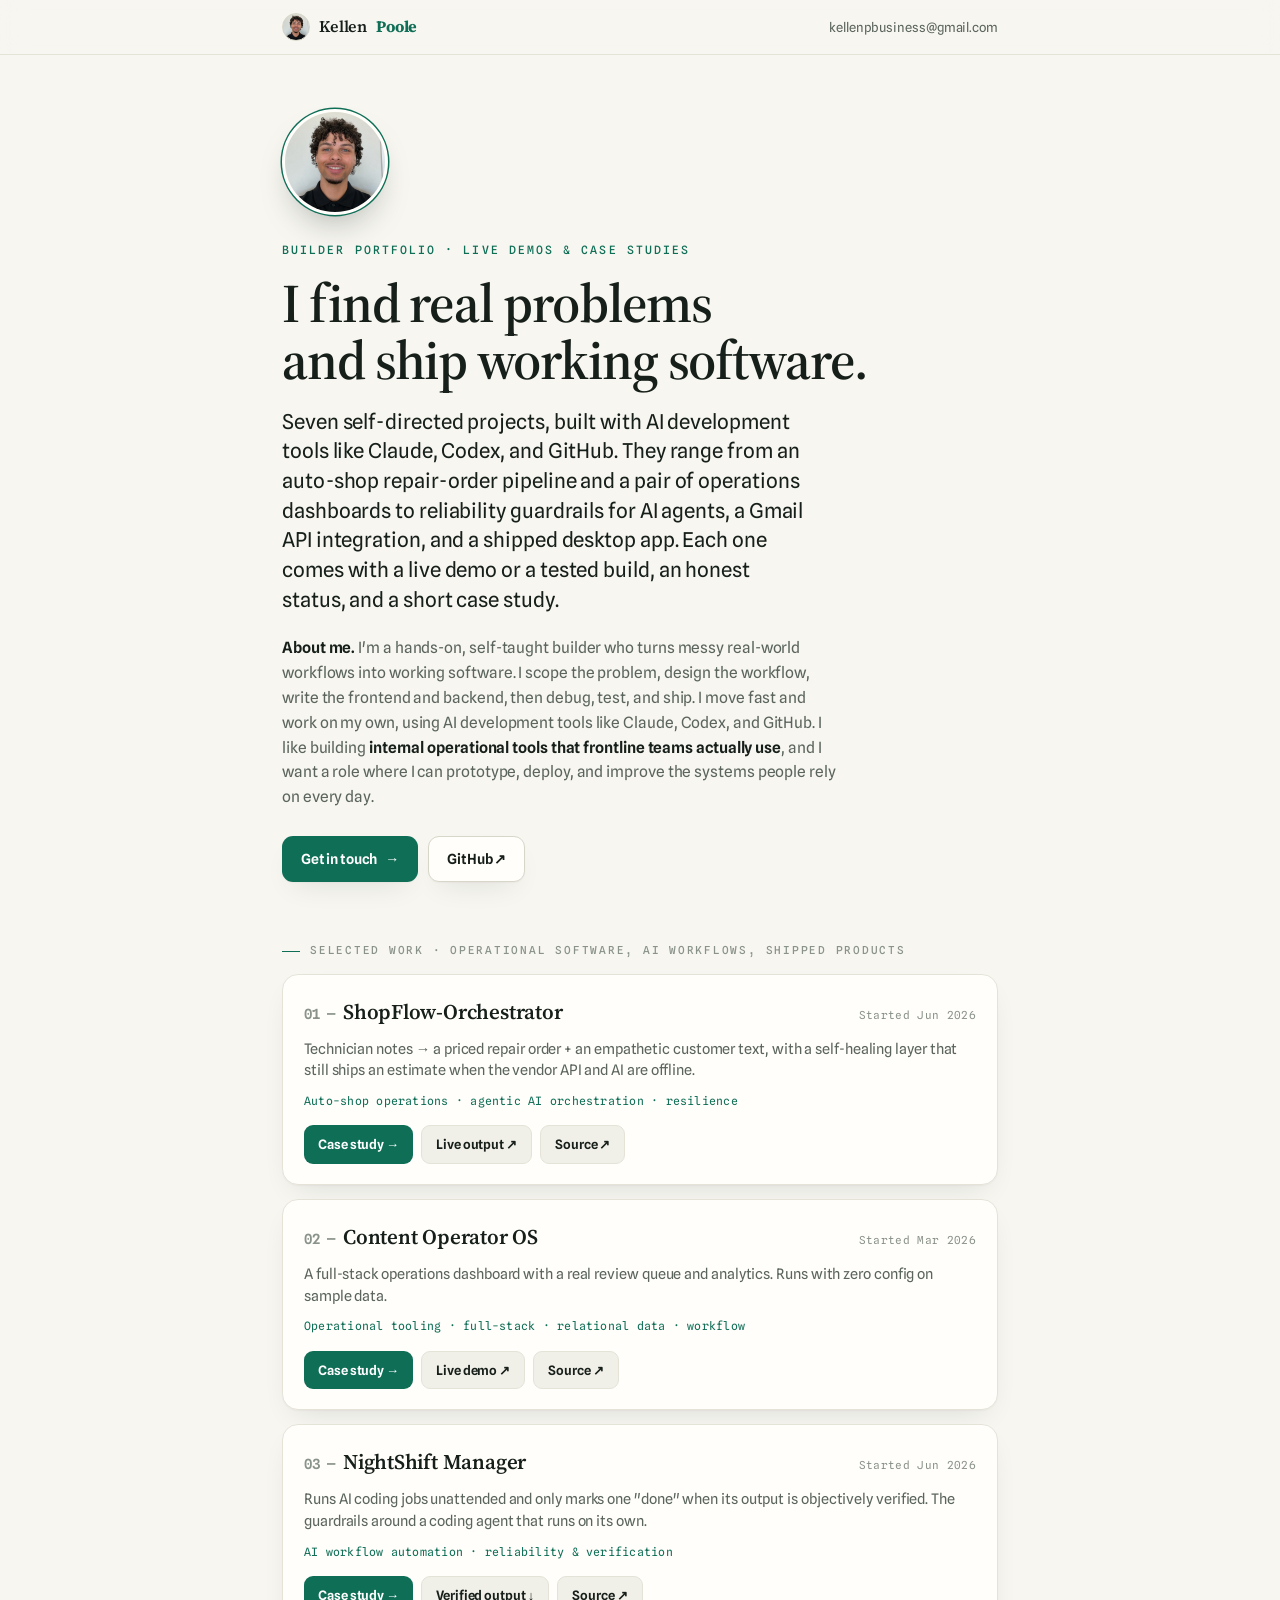
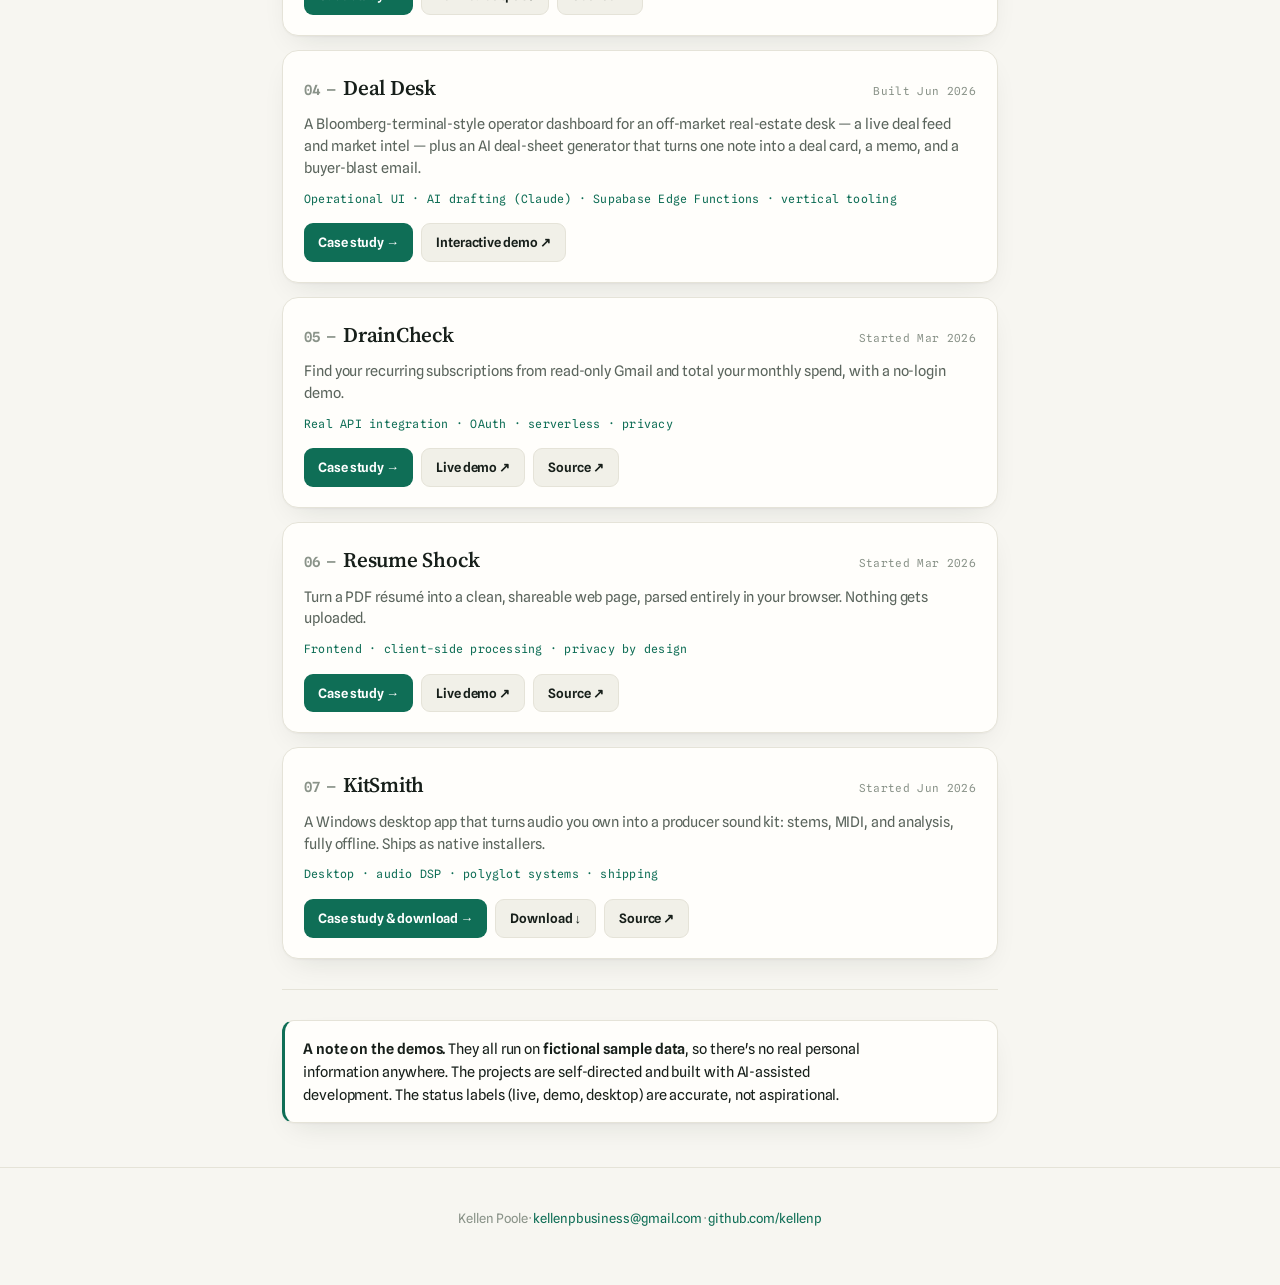
<file: index.html>
<!doctype html>
<html lang="en">
<head>
<meta charset="utf-8">
<meta name="viewport" content="width=device-width, initial-scale=1">
<meta name="theme-color" content="#0f6e56">
<title>Kellen Poole — builder portfolio</title>
<meta name="description" content="Self-directed, AI-assisted software for real operational problems: an auto-shop repair-order pipeline, an operations dashboard, reliability guardrails for autonomous AI agents, a real API integration, an off-market real-estate deal terminal, and shipped desktop software. Built with Claude, Codex, and GitHub.">
<meta property="og:title" content="Kellen Poole — Builder Portfolio">
<meta property="og:description" content="Seven self-directed projects built with AI dev tools (Claude · Codex · GitHub): an auto-shop repair-order pipeline, an operations dashboard, AI-agent reliability guardrails, a real API integration, an off-market real-estate deal terminal, and shipped desktop software.">
<meta property="og:type" content="website">
<meta property="og:image" content="https://kellenp.github.io/kellen.jpg">
<meta name="twitter:card" content="summary">
<meta name="twitter:image" content="https://kellenp.github.io/kellen.jpg">
<link rel="icon" type="image/jpeg" href="/kellen.jpg">
<link rel="preconnect" href="https://fonts.googleapis.com"><link rel="preconnect" href="https://fonts.gstatic.com" crossorigin>
<link href="https://fonts.googleapis.com/css2?family=Source+Serif+4:opsz,wght@8..60,400;8..60,600;8..60,700&family=Spline+Sans:wght@400;500;600&family=Spline+Sans+Mono:wght@400;500&display=swap" rel="stylesheet">
<link rel="stylesheet" href="styles.css">
</head>
<body>
<div class="topbar"><div class="row">
  <span class="brand">Kellen <b>Poole</b></span>
  <a class="back" href="mailto:kellenpbusiness@gmail.com">kellenpbusiness@gmail.com</a>
</div></div>

<div class="wrap">
  <header class="hero">
    <img class="hero-ava reveal" src="/kellen.jpg" alt="Kellen Poole" width="106" height="106">
    <p class="eyebrow reveal">Builder portfolio · live demos &amp; case studies</p>
    <h1 class="reveal">I find real problems<br>and ship working software.</h1>
    <p class="lede reveal">Seven self-directed projects, built with AI development tools like Claude, Codex, and GitHub. They range from an auto-shop repair-order pipeline and a pair of operations dashboards to reliability guardrails for AI agents, a Gmail API integration, and a shipped desktop app. Each one comes with a live demo or a tested build, an honest status, and a short case study.</p>
    <div class="reveal" style="margin-top:22px; max-width:60ch">
      <p class="prose muted" style="font-size:15.5px"><b style="color:var(--ink)">About me.</b> I'm a hands-on, self-taught builder who turns messy real-world workflows into working software. I scope the problem, design the workflow, write the frontend and backend, then debug, test, and ship. I move fast and work on my own, using AI development tools like Claude, Codex, and GitHub. I like building <b style="color:var(--ink)">internal operational tools that frontline teams actually use</b>, and I want a role where I can prototype, deploy, and improve the systems people rely on every day.</p>
    </div>
    <div class="actions reveal">
      <a class="btn btn-primary" href="mailto:kellenpbusiness@gmail.com">Get in touch <span class="arr">→</span></a>
      <a class="btn btn-ghost" href="https://github.com/kellenp" target="_blank" rel="noopener">GitHub ↗</a>
    </div>
  </header>

  <section>
    <p class="label">Selected work · operational software, AI workflows, shipped products</p>
    <div class="hub-grid">

      <div class="proj">
        <div class="proj-head"><p class="proj-name"><span class="proj-num">01 — </span>ShopFlow-Orchestrator</p><span class="proj-date">Started Jun 2026</span></div>
        <p class="proj-prop">Technician notes → a priced repair order + an empathetic customer text, with a self-healing layer that still ships an estimate when the vendor API and AI are offline.</p>
        <p class="proj-skill">Auto-shop operations · agentic AI orchestration · resilience</p>
        <div class="proj-actions">
          <a class="mini mini-go" href="shopflow.html">Case study →</a>
          <a class="mini mini-out" href="https://shopflow-orchestrator-kp.netlify.app" target="_blank" rel="noopener">Live output ↗</a>
          <a class="mini mini-out" href="https://github.com/kellenp/shopflow-orchestrator" target="_blank" rel="noopener">Source ↗</a>
        </div>
      </div>

      <div class="proj">
        <div class="proj-head"><p class="proj-name"><span class="proj-num">02 — </span>Content Operator OS</p><span class="proj-date">Started Mar 2026</span></div>
        <p class="proj-prop">A full-stack operations dashboard with a real review queue and analytics. Runs with zero config on sample data.</p>
        <p class="proj-skill">Operational tooling · full-stack · relational data · workflow</p>
        <div class="proj-actions">
          <a class="mini mini-go" href="content-operator-os.html">Case study →</a>
          <a class="mini mini-out" href="https://content-operator-os-demo-kp.netlify.app" target="_blank" rel="noopener">Live demo ↗</a>
          <a class="mini mini-out" href="https://github.com/kellenp/content-operator-os" target="_blank" rel="noopener">Source ↗</a>
        </div>
      </div>

      <div class="proj">
        <div class="proj-head"><p class="proj-name"><span class="proj-num">03 — </span>NightShift Manager</p><span class="proj-date">Started Jun 2026</span></div>
        <p class="proj-prop">Runs AI coding jobs unattended and only marks one "done" when its output is objectively verified. The guardrails around a coding agent that runs on its own.</p>
        <p class="proj-skill">AI workflow automation · reliability &amp; verification</p>
        <div class="proj-actions">
          <a class="mini mini-go" href="nightshift-manager.html">Case study →</a>
          <a class="mini mini-out" href="nightshift-manager.html#verified">Verified output ↓</a>
          <a class="mini mini-out" href="https://github.com/kellenp/nightshift-manager" target="_blank" rel="noopener">Source ↗</a>
        </div>
      </div>

      <div class="proj">
        <div class="proj-head"><p class="proj-name"><span class="proj-num">04 — </span>Deal Desk</p><span class="proj-date">Built Jun 2026</span></div>
        <p class="proj-prop">A Bloomberg-terminal-style operator dashboard for an off-market real-estate desk — a live deal feed and market intel — plus an AI deal-sheet generator that turns one note into a deal card, a memo, and a buyer-blast email.</p>
        <p class="proj-skill">Operational UI · AI drafting (Claude) · Supabase Edge Functions · vertical tooling</p>
        <div class="proj-actions">
          <a class="mini mini-go" href="dealdesk.html">Case study →</a>
          <a class="mini mini-out" href="/dealdesk/" target="_blank" rel="noopener">Interactive demo ↗</a>
        </div>
      </div>

      <div class="proj">
        <div class="proj-head"><p class="proj-name"><span class="proj-num">05 — </span>DrainCheck</p><span class="proj-date">Started Mar 2026</span></div>
        <p class="proj-prop">Find your recurring subscriptions from read-only Gmail and total your monthly spend, with a no-login demo.</p>
        <p class="proj-skill">Real API integration · OAuth · serverless · privacy</p>
        <div class="proj-actions">
          <a class="mini mini-go" href="draincheck.html">Case study →</a>
          <a class="mini mini-out" href="https://draincheck-demo-kp.netlify.app/?demo=1" target="_blank" rel="noopener">Live demo ↗</a>
          <a class="mini mini-out" href="https://github.com/kellenp/draincheck" target="_blank" rel="noopener">Source ↗</a>
        </div>
      </div>

      <div class="proj">
        <div class="proj-head"><p class="proj-name"><span class="proj-num">06 — </span>Resume Shock</p><span class="proj-date">Started Mar 2026</span></div>
        <p class="proj-prop">Turn a PDF résumé into a clean, shareable web page, parsed entirely in your browser. Nothing gets uploaded.</p>
        <p class="proj-skill">Frontend · client-side processing · privacy by design</p>
        <div class="proj-actions">
          <a class="mini mini-go" href="resume-shock.html">Case study →</a>
          <a class="mini mini-out" href="https://resume-shock-demo-kp.netlify.app" target="_blank" rel="noopener">Live demo ↗</a>
          <a class="mini mini-out" href="https://github.com/kellenp/resume-shock" target="_blank" rel="noopener">Source ↗</a>
        </div>
      </div>

      <div class="proj">
        <div class="proj-head"><p class="proj-name"><span class="proj-num">07 — </span>KitSmith</p><span class="proj-date">Started Jun 2026</span></div>
        <p class="proj-prop">A Windows desktop app that turns audio you own into a producer sound kit: stems, MIDI, and analysis, fully offline. Ships as native installers.</p>
        <p class="proj-skill">Desktop · audio DSP · polyglot systems · shipping</p>
        <div class="proj-actions">
          <a class="mini mini-go" href="kitsmith.html">Case study &amp; download →</a>
          <a class="mini mini-out" href="kitsmith.html#download">Download ↓</a>
          <a class="mini mini-out" href="https://github.com/kellenp/kitsmith" target="_blank" rel="noopener">Source ↗</a>
        </div>
      </div>

    </div>
  </section>

  <section>
    <div class="callout">
      <p class="prose" style="margin:0; font-size:14.5px"><b>A note on the demos.</b> They all run on <b>fictional sample data</b>, so there's no real personal information anywhere. The projects are self-directed and built with AI-assisted development. The status labels (live, demo, desktop) are accurate, not aspirational.</p>
    </div>
  </section>
</div>

<footer><div class="wrap">Kellen Poole · <a href="mailto:kellenpbusiness@gmail.com">kellenpbusiness@gmail.com</a> · <a href="https://github.com/kellenp" target="_blank" rel="noopener">github.com/kellenp</a></div></footer>
</body>
</html>
</file>
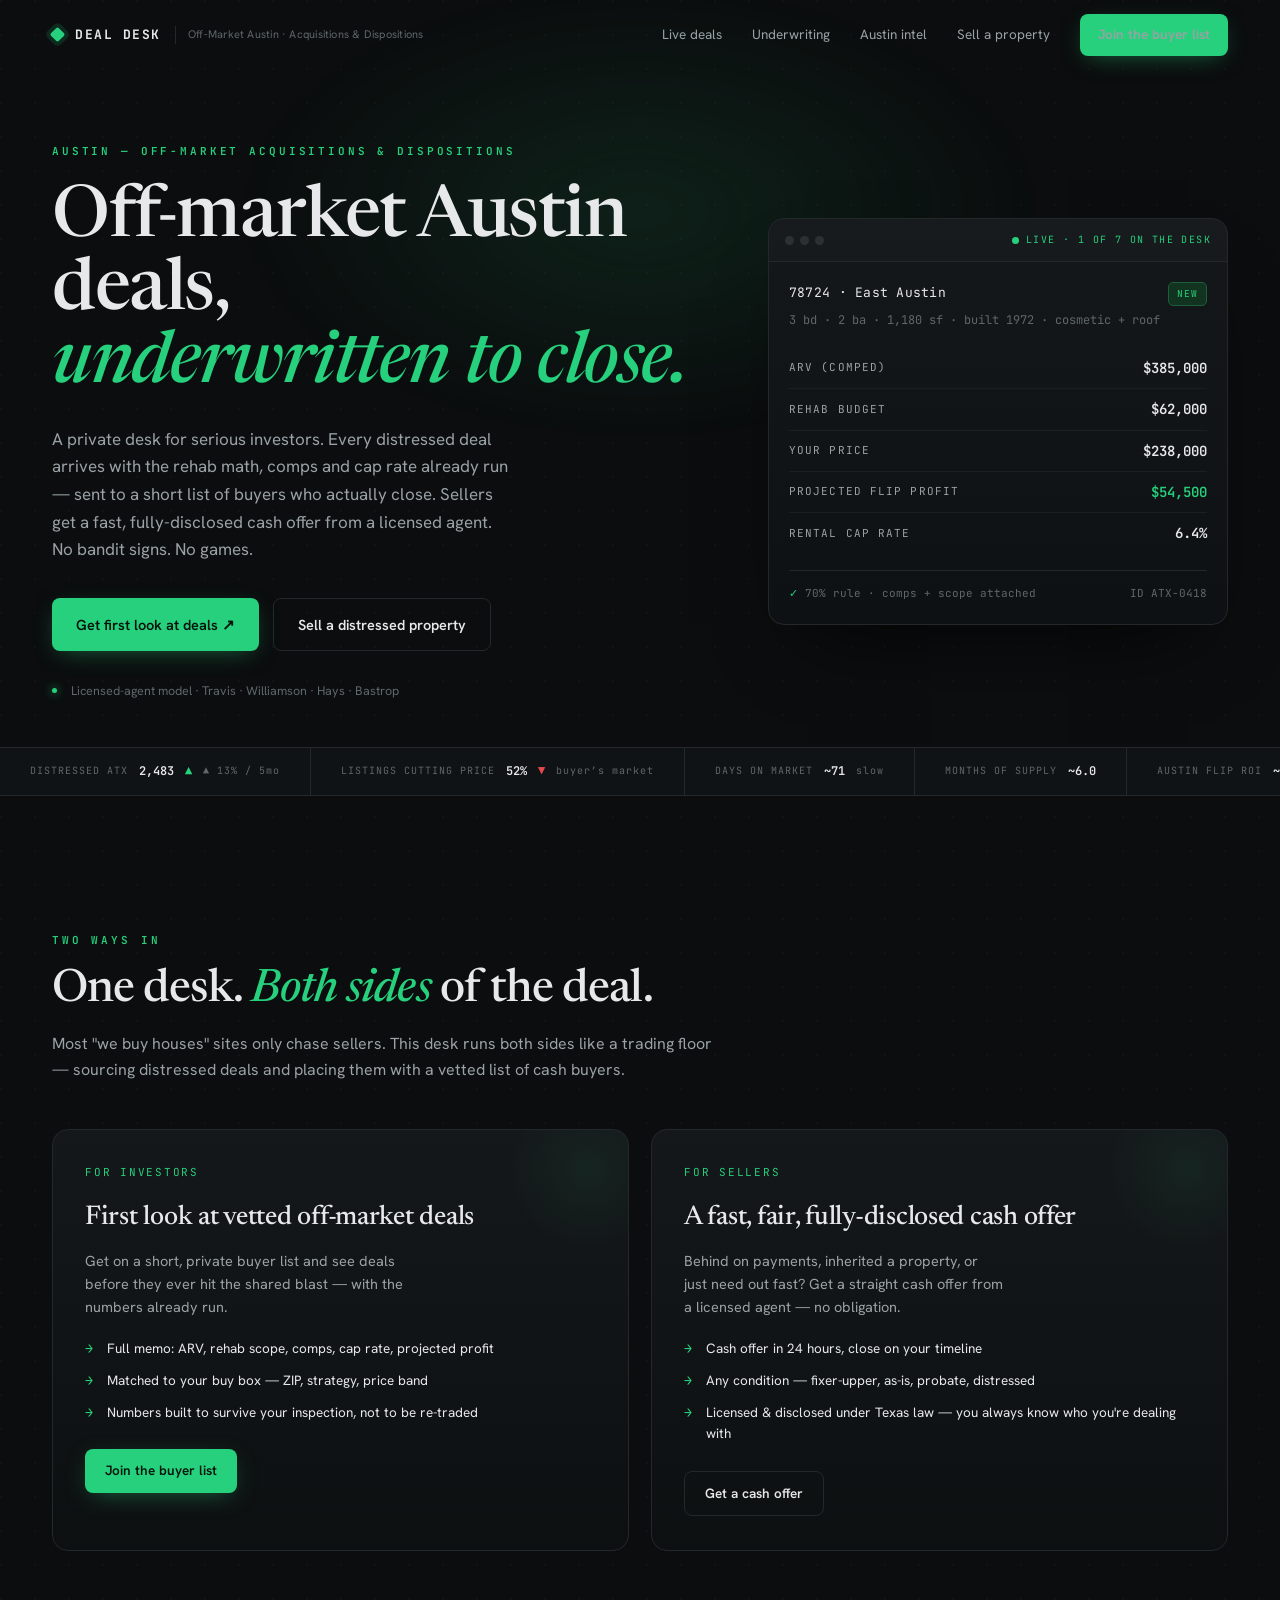
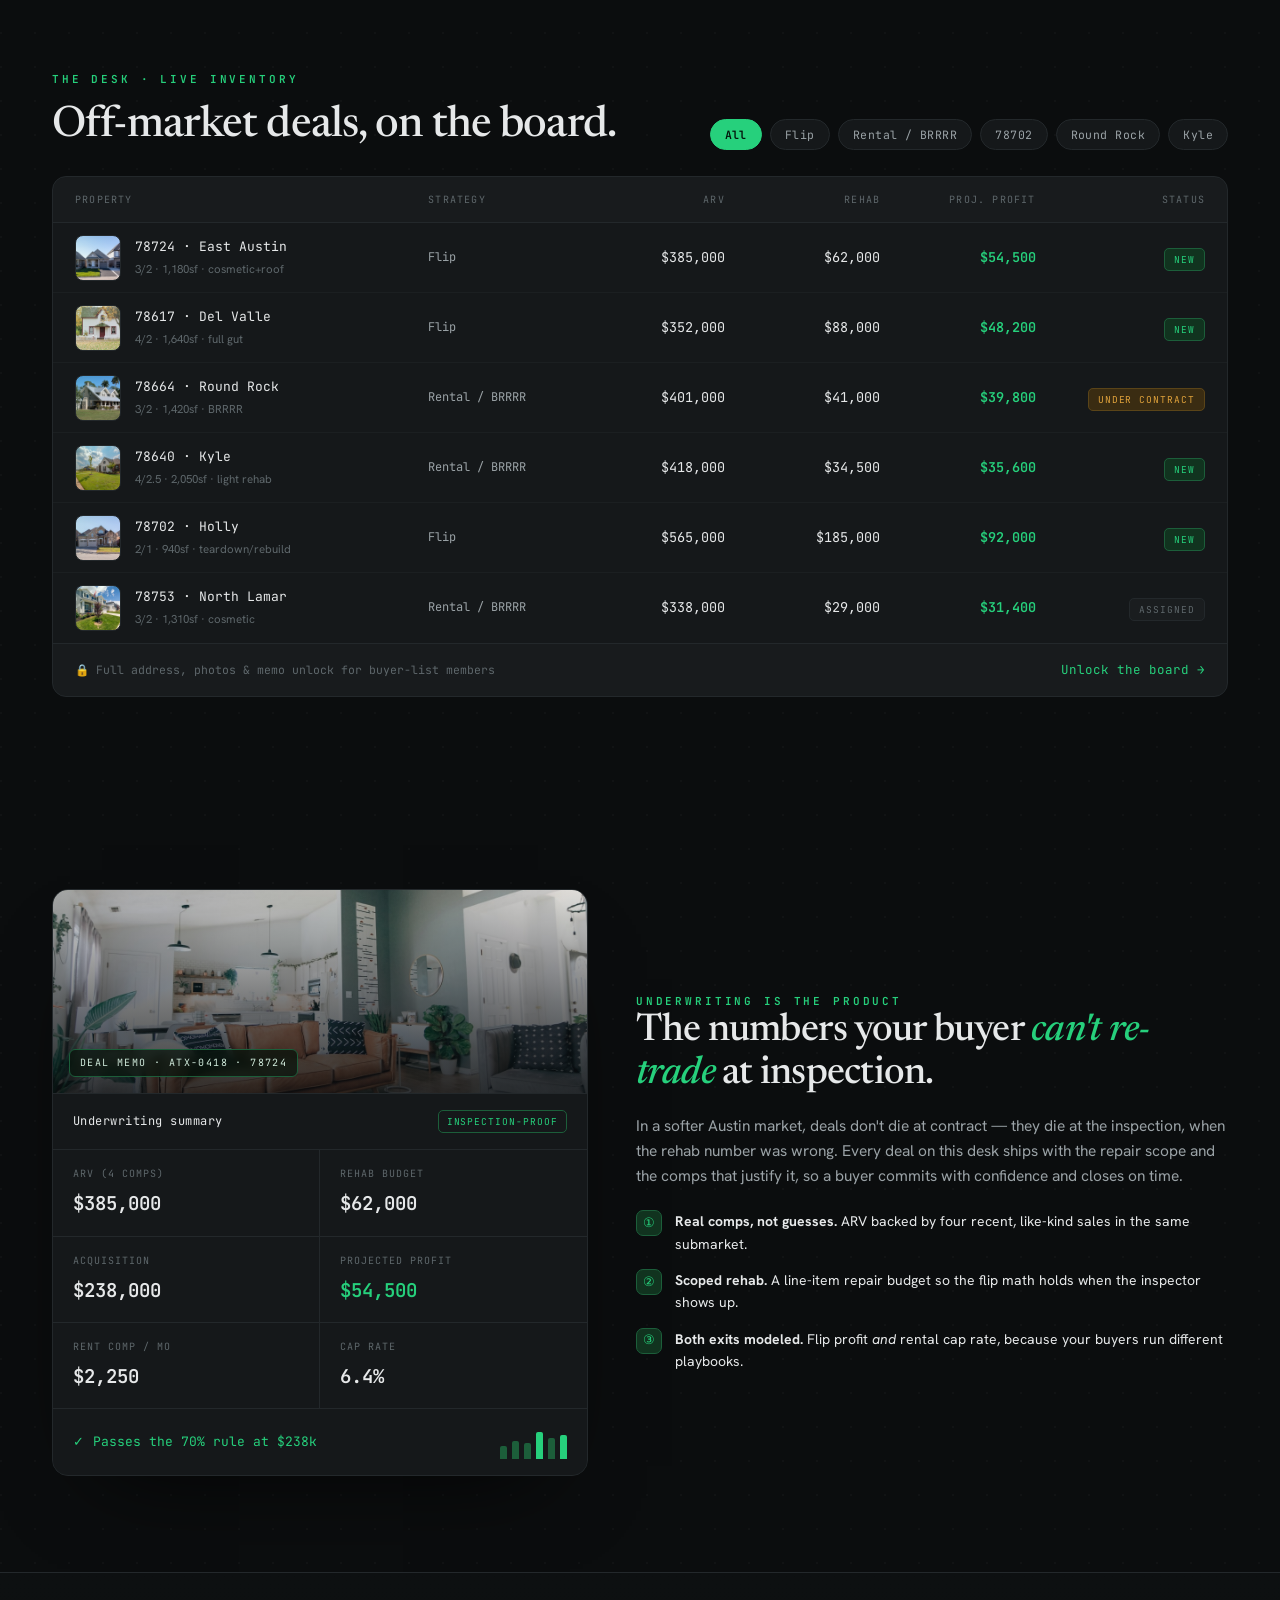
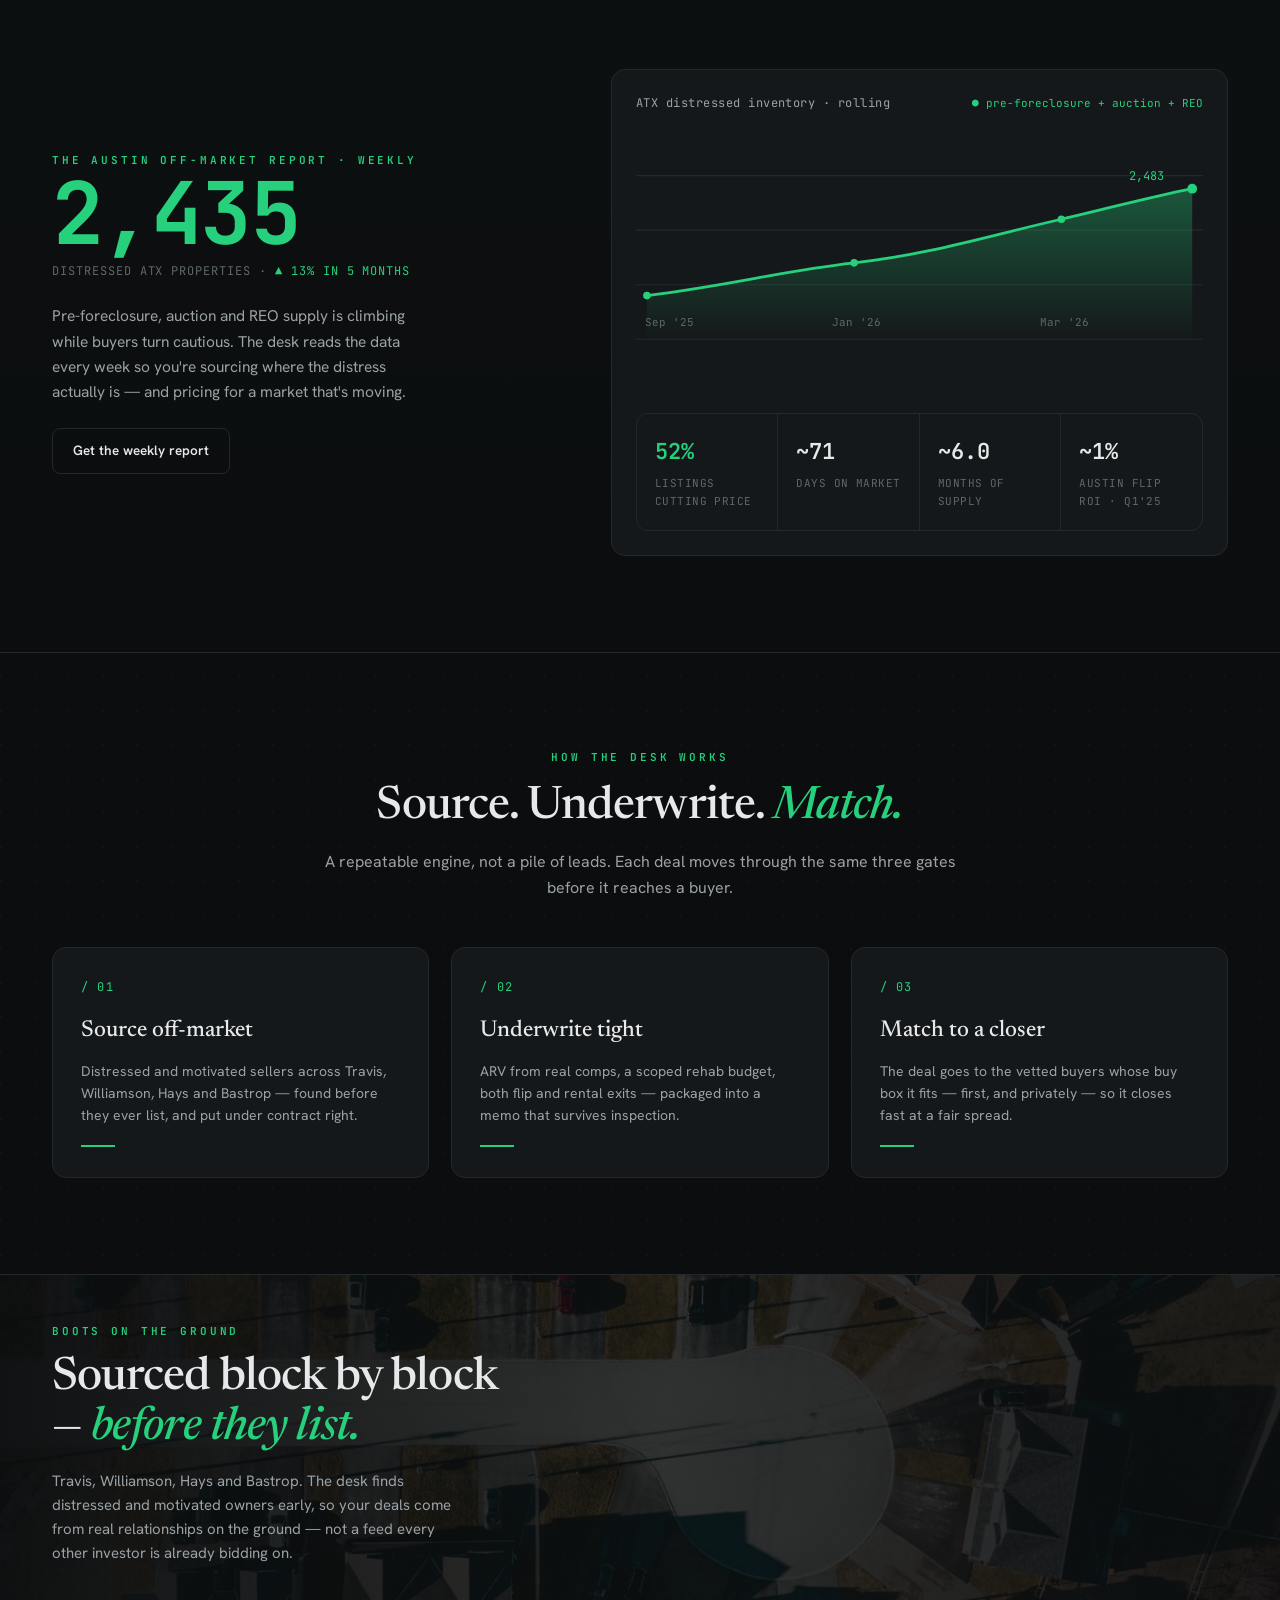
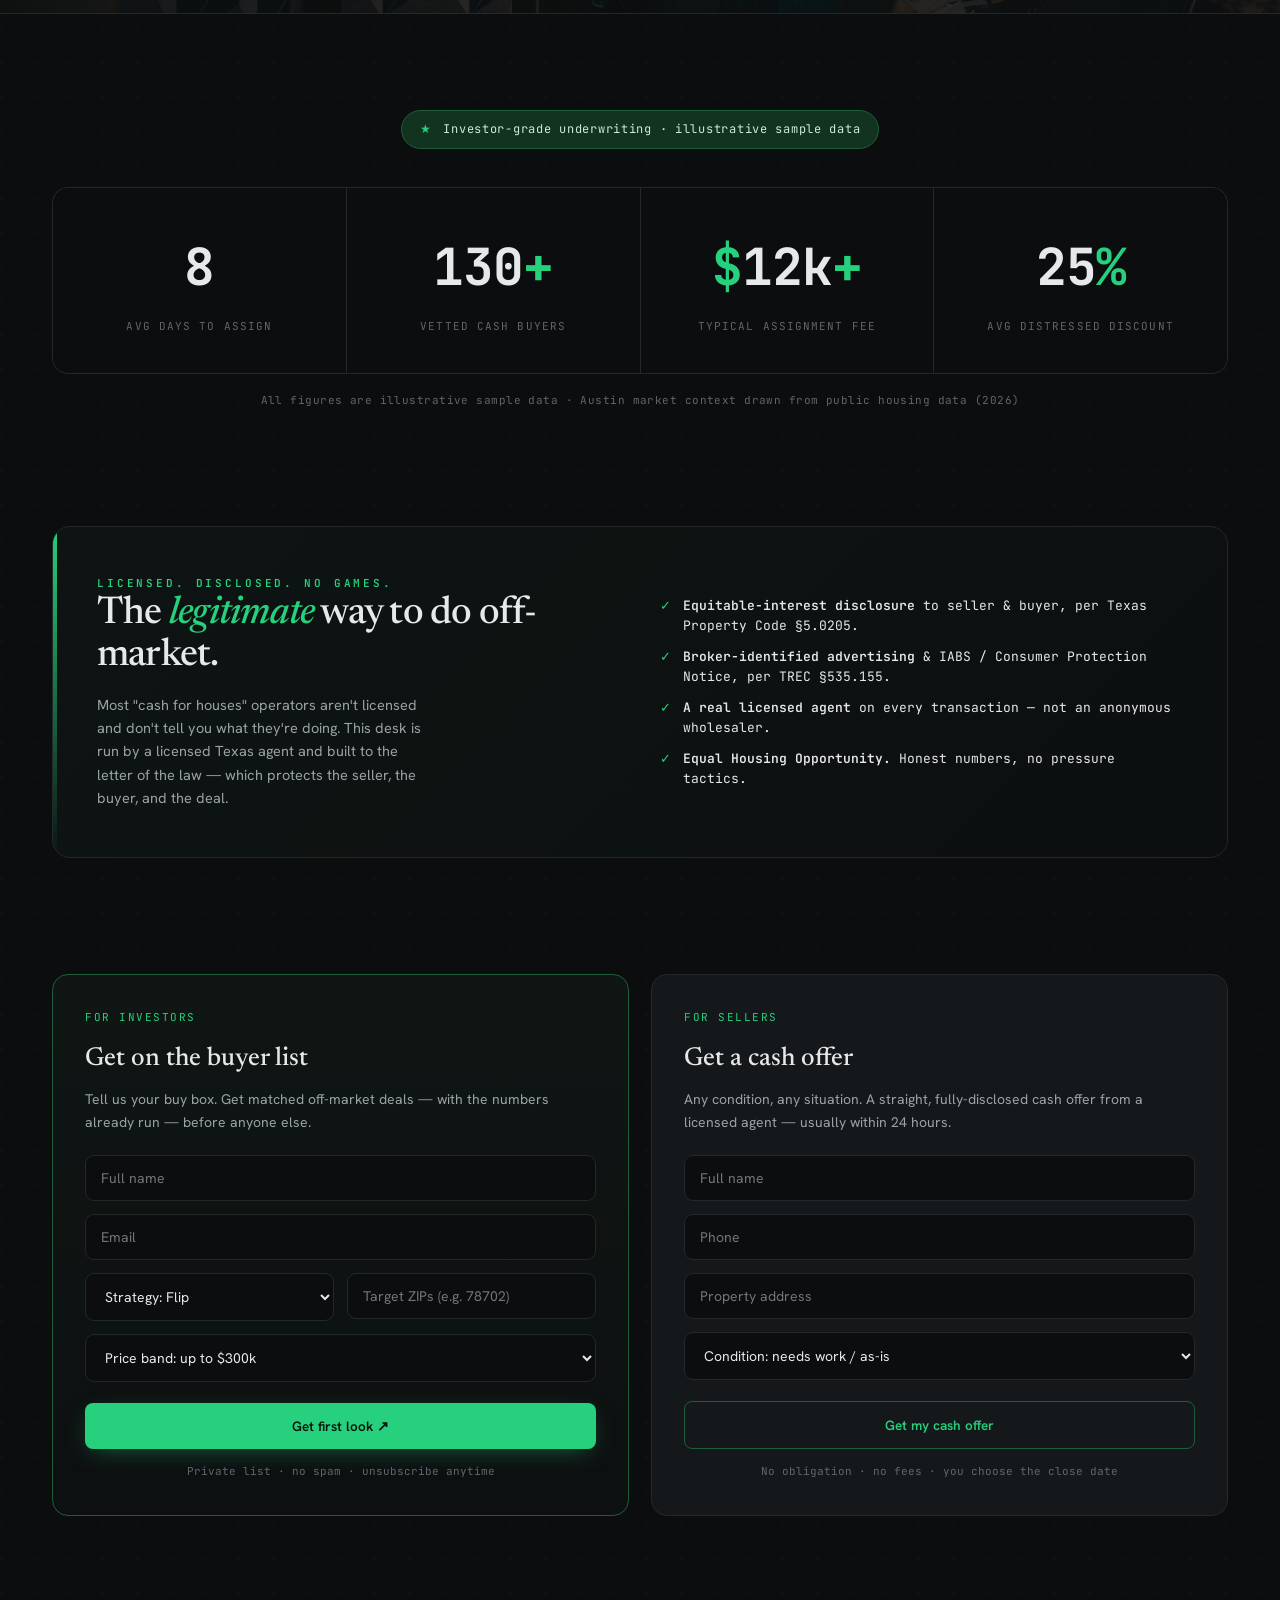
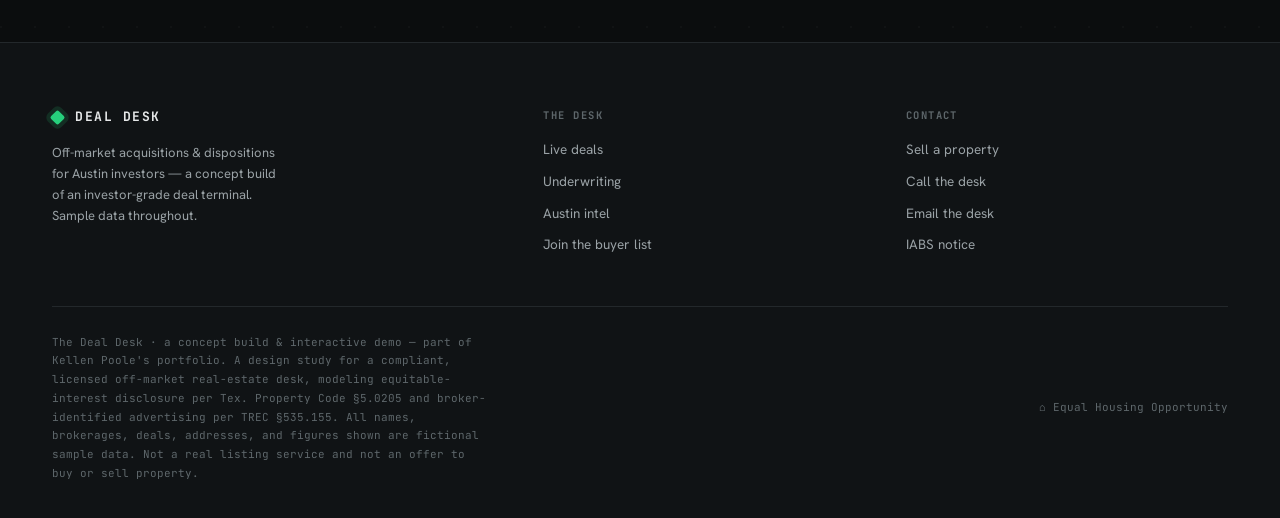
<file: dealdesk/index.html>
<!DOCTYPE html>
<html lang="en">
<head>
<meta charset="UTF-8" />
<meta name="viewport" content="width=device-width, initial-scale=1.0" />
<title>The Deal Desk — Off-Market Austin Acquisitions · Concept Build</title>
<meta name="description" content="A private desk for serious Austin investors. Vetted off-market deals with the rehab math, comps and cap rates already run — and a licensed, fully-disclosed cash offer for sellers." />
<link rel="preconnect" href="https://fonts.googleapis.com" />
<link rel="preconnect" href="https://fonts.gstatic.com" crossorigin />
<link href="https://fonts.googleapis.com/css2?family=Newsreader:ital,opsz,wght@0,6..72,400;0,6..72,500;0,6..72,600;1,6..72,400;1,6..72,500&family=Hanken+Grotesk:wght@400;500;600;700;800&family=JetBrains+Mono:wght@400;500;600;700&display=swap" rel="stylesheet" />
<style>
:root{
  --bg:#0B0D0E; --bg-2:#101315; --panel:#15181A; --panel-2:#191D1F; --raised:#1E2326;
  --line:#23282B; --line-soft:#1b1f21;
  --text:#E6E8E9; --muted:#9AA2A6; --faint:#5E676B;
  --green:#26D07C; --green-deep:#11331f; --green-dim:#1c5e3a;
  --amber:#E0A23B; --amber-dim:#3a2c12;
  --red:#E5484D; --blue:#5B7CFF;
  --display:"Newsreader",Georgia,"Times New Roman",serif;
  --sans:"Hanken Grotesk",-apple-system,BlinkMacSystemFont,"Segoe UI",sans-serif;
  --mono:"JetBrains Mono",ui-monospace,Menlo,monospace;
  --maxw:1240px;
}
*{box-sizing:border-box;margin:0;padding:0}
html{scroll-behavior:smooth}
body{
  font-family:var(--sans); background:var(--bg); color:var(--text); line-height:1.6;
  -webkit-font-smoothing:antialiased; overflow-x:hidden;
  background-image:
    radial-gradient(circle at 1px 1px, rgba(255,255,255,0.022) 1px, transparent 0);
  background-size:34px 34px;
}
.wrap{max-width:var(--maxw); margin:0 auto; padding:0 32px}
a{color:inherit; text-decoration:none}
img{display:block; max-width:100%}
::selection{background:var(--green); color:#04130b}

/* tags / labels */
.mono{font-family:var(--mono)}
.eyebrow{font-family:var(--mono); font-size:11px; letter-spacing:.26em; text-transform:uppercase; color:var(--green); font-weight:600}
.label{font-family:var(--mono); font-size:10.5px; letter-spacing:.16em; text-transform:uppercase; color:var(--faint); font-weight:500}
.num{font-family:var(--mono); font-variant-numeric:tabular-nums; letter-spacing:-.01em}

/* ---------- NAV ---------- */
.nav{position:sticky; top:0; z-index:60; border-bottom:1px solid transparent; transition:background .3s, border-color .3s, backdrop-filter .3s}
.nav.scrolled{background:rgba(11,13,14,.72); backdrop-filter:blur(14px) saturate(140%); border-bottom:1px solid var(--line)}
.nav-in{display:flex; align-items:center; justify-content:space-between; height:70px}
.brand{display:flex; align-items:center; gap:12px}
.brand .mark{width:11px; height:11px; background:var(--green); border-radius:2px; box-shadow:0 0 0 4px rgba(38,208,124,.14); transform:rotate(45deg)}
.brand .bt{font-family:var(--mono); font-weight:700; letter-spacing:.12em; font-size:13px; text-transform:uppercase}
.brand .bs{font-size:11px; color:var(--faint); border-left:1px solid var(--line); padding-left:12px; margin-left:2px; letter-spacing:.02em}
.nav-links{display:flex; align-items:center; gap:30px}
.nav-links a{font-size:13.5px; color:var(--muted); transition:color .2s; position:relative}
.nav-links a:hover{color:var(--text)}
.nav-links a::after{content:""; position:absolute; left:0; bottom:-6px; height:1px; width:0; background:var(--green); transition:width .25s}
.nav-links a:hover::after{width:100%}
.btn{display:inline-flex; align-items:center; gap:8px; font-family:var(--sans); font-weight:600; font-size:13.5px; cursor:pointer; border:none; transition:transform .15s, background .2s, box-shadow .2s}
.btn-primary{background:var(--green); color:#04130b; padding:11px 20px; border-radius:8px; box-shadow:0 6px 24px -8px rgba(38,208,124,.5)}
.btn-primary:hover{transform:translateY(-2px); box-shadow:0 10px 30px -8px rgba(38,208,124,.65)}
.btn-ghost{background:transparent; color:var(--text); padding:11px 20px; border-radius:8px; border:1px solid var(--line)}
.btn-ghost:hover{border-color:var(--faint); transform:translateY(-2px)}
.nav .btn-primary{padding:10px 18px}
.menu-toggle{display:none}

/* ---------- HERO ---------- */
.hero{position:relative; padding:72px 0 40px}
.hero::before{content:""; position:absolute; top:-120px; left:50%; transform:translateX(-50%); width:920px; height:520px; background:radial-gradient(ellipse at center, rgba(38,208,124,.10), transparent 62%); pointer-events:none; filter:blur(8px)}
.hero-grid{display:grid; grid-template-columns:1.18fr .82fr; gap:54px; align-items:center; position:relative}
.hero h1{font-family:var(--display); font-weight:500; font-size:clamp(2.7rem,5.6vw,4.6rem); line-height:1.02; letter-spacing:-.02em; margin:22px 0 0}
.hero h1 em{font-style:italic; color:var(--green)}
.hero .sub{font-size:17px; color:var(--muted); max-width:46ch; margin-top:24px; line-height:1.62}
.hero .cta-row{display:flex; gap:14px; margin-top:34px; flex-wrap:wrap}
.hero .btn{padding:14px 24px; font-size:14.5px}
.trustline{margin-top:30px; display:flex; align-items:center; gap:14px; color:var(--faint); font-size:12.5px}
.trustline .dot{width:5px;height:5px;border-radius:50%;background:var(--green);box-shadow:0 0 10px var(--green)}

/* deal ticket terminal */
.ticket{background:linear-gradient(180deg,var(--panel),#0e1113); border:1px solid var(--line); border-radius:16px; overflow:hidden; box-shadow:0 40px 80px -40px rgba(0,0,0,.8); position:relative}
.ticket-top{display:flex; align-items:center; justify-content:space-between; padding:13px 16px; border-bottom:1px solid var(--line); background:rgba(255,255,255,.012)}
.ticket-top .dots{display:flex; gap:6px}
.ticket-top .dots i{width:9px;height:9px;border-radius:50%;background:#2a3034; display:block}
.ticket-live{font-family:var(--mono); font-size:10px; letter-spacing:.14em; text-transform:uppercase; color:var(--green); display:flex; align-items:center; gap:7px}
.ticket-live .pulse{width:7px;height:7px;border-radius:50%;background:var(--green); animation:pulse 1.8s infinite}
@keyframes pulse{0%,100%{opacity:1;box-shadow:0 0 0 0 rgba(38,208,124,.5)}50%{opacity:.55;box-shadow:0 0 0 5px rgba(38,208,124,0)}}
.ticket-body{padding:20px 20px 22px}
.ticket-addr{display:flex; align-items:baseline; justify-content:space-between; gap:10px}
.ticket-addr .a{font-family:var(--mono); font-size:13px; color:var(--text); letter-spacing:.02em}
.ticket-addr .badge{font-family:var(--mono); font-size:9.5px; letter-spacing:.12em; text-transform:uppercase; color:var(--green); border:1px solid var(--green-dim); background:var(--green-deep); padding:3px 8px; border-radius:5px}
.ticket .spec{color:var(--faint); font-size:12px; margin-top:5px; font-family:var(--mono)}
.ticket-rows{margin-top:18px; display:grid; gap:0}
.trow{display:flex; align-items:center; justify-content:space-between; padding:9px 0; border-bottom:1px solid var(--line-soft)}
.trow:last-child{border-bottom:none}
.trow .k{font-size:11px; letter-spacing:.1em; text-transform:uppercase; color:var(--muted); font-family:var(--mono)}
.trow .v{font-family:var(--mono); font-size:14px; font-weight:600; font-variant-numeric:tabular-nums}
.trow .v.green{color:var(--green)}
.ticket-foot{margin-top:16px; padding-top:14px; border-top:1px solid var(--line); display:flex; align-items:center; justify-content:space-between; font-family:var(--mono); font-size:11px; color:var(--faint)}
.ticket-foot .chk{color:var(--green)}

/* ---------- TICKER MARQUEE ---------- */
.ticker{border-top:1px solid var(--line); border-bottom:1px solid var(--line); background:var(--bg-2); overflow:hidden; margin-top:46px}
.ticker-track{display:flex; gap:0; width:max-content; animation:scroll 42s linear infinite}
.ticker:hover .ticker-track{animation-play-state:paused}
@keyframes scroll{to{transform:translateX(-50%)}}
.tk{display:flex; align-items:center; gap:11px; padding:14px 30px; border-right:1px solid var(--line); white-space:nowrap; font-family:var(--mono); font-size:12px; color:var(--muted)}
.tk b{color:var(--text); font-weight:600}
.tk .up{color:var(--green)}
.tk .dn{color:var(--red)}
.tk .sym{color:var(--faint); font-size:10px; letter-spacing:.1em}

/* ---------- SECTION SHELL ---------- */
section{position:relative}
.sec{padding:96px 0}
.sec-head{max-width:680px; margin-bottom:46px}
.sec-head.center{margin-left:auto; margin-right:auto; text-align:center}
.sec-head h2{font-family:var(--display); font-weight:500; font-size:clamp(2rem,3.6vw,3rem); line-height:1.08; letter-spacing:-.02em; margin-top:16px}
.sec-head h2 em{font-style:italic; color:var(--green)}
.sec-head p{color:var(--muted); font-size:16px; margin-top:16px; line-height:1.62}
.divider{height:1px; background:var(--line); width:100%}

/* ---------- TWO DOORS ---------- */
.doors{display:grid; grid-template-columns:1fr 1fr; gap:22px}
.door{border:1px solid var(--line); border-radius:16px; padding:34px 32px; background:linear-gradient(180deg,var(--panel),#0d1011); position:relative; overflow:hidden; transition:border-color .3s, transform .3s}
.door:hover{border-color:var(--green-dim); transform:translateY(-4px)}
.door::after{content:""; position:absolute; right:-40px; top:-40px; width:160px; height:160px; background:radial-gradient(circle,rgba(38,208,124,.07),transparent 70%)}
.door .dk{font-family:var(--mono); font-size:11px; letter-spacing:.16em; text-transform:uppercase; color:var(--green)}
.door h3{font-family:var(--display); font-size:27px; font-weight:500; margin:14px 0 10px; letter-spacing:-.01em}
.door p{color:var(--muted); font-size:14.5px; max-width:40ch}
.door ul{list-style:none; margin:20px 0 26px; display:grid; gap:10px}
.door li{font-size:13.5px; color:var(--text); padding-left:22px; position:relative}
.door li::before{content:"→"; position:absolute; left:0; color:var(--green); font-family:var(--mono)}
.door .btn{font-size:13.5px}

/* ---------- DEAL FEED ---------- */
.feed-head{display:flex; align-items:flex-end; justify-content:space-between; gap:24px; flex-wrap:wrap; margin-bottom:26px}
.filters{display:flex; gap:8px; flex-wrap:wrap}
.chip{font-family:var(--mono); font-size:11.5px; letter-spacing:.04em; color:var(--muted); border:1px solid var(--line); background:var(--panel); padding:7px 14px; border-radius:30px; cursor:pointer; transition:all .2s}
.chip:hover{border-color:var(--faint); color:var(--text)}
.chip.active{background:var(--green); color:#04130b; border-color:var(--green); font-weight:600}
.feed{border:1px solid var(--line); border-radius:14px; overflow:hidden; background:var(--panel)}
.feed-row-head, .feed-row{display:grid; grid-template-columns:2.4fr 1fr 1fr 1fr 1fr 1.1fr; gap:14px; align-items:center; padding:0 22px}
.feed-row-head{height:46px; border-bottom:1px solid var(--line); background:rgba(255,255,255,.012)}
.feed-row-head span{font-family:var(--mono); font-size:10px; letter-spacing:.12em; text-transform:uppercase; color:var(--faint)}
.feed-row-head span.r, .feed-row .r{text-align:right; justify-self:end}
.feed-row{height:70px; border-bottom:1px solid var(--line-soft); cursor:pointer; transition:background .18s; position:relative}
.feed-row:last-child{border-bottom:none}
.feed-row:hover{background:rgba(38,208,124,.04)}
.feed-row:hover::before{content:""; position:absolute; left:0; top:0; bottom:0; width:2px; background:var(--green)}
.fr-prop{display:flex; align-items:center; gap:14px; min-width:0}
.fr-thumb{width:46px; height:46px; border-radius:8px; flex-shrink:0; border:1px solid var(--line); background-size:cover; background-position:center; position:relative; overflow:hidden}
.fr-thumb::after{content:""; position:absolute; inset:0; background:linear-gradient(135deg,rgba(38,208,124,.10),transparent 60%)}
.fr-meta .a{font-family:var(--mono); font-size:13px; color:var(--text); white-space:nowrap; overflow:hidden; text-overflow:ellipsis}
.fr-meta .s{font-size:11.5px; color:var(--faint); margin-top:2px}
.fr-strat{font-family:var(--mono); font-size:12px; color:var(--muted)}
.fr-num{font-family:var(--mono); font-size:13.5px; font-variant-numeric:tabular-nums; text-align:right; justify-self:end}
.fr-num.profit{color:var(--green); font-weight:600}
.fr-status{justify-self:end}
.status{font-family:var(--mono); font-size:9.5px; letter-spacing:.1em; text-transform:uppercase; padding:4px 9px; border-radius:5px; white-space:nowrap}
.status.new{color:var(--green); background:var(--green-deep); border:1px solid var(--green-dim)}
.status.uc{color:var(--amber); background:var(--amber-dim); border:1px solid #5a4418}
.status.assigned{color:var(--faint); background:#1a1d1f; border:1px solid var(--line)}
.feed-foot{display:flex; align-items:center; justify-content:space-between; padding:16px 22px; border-top:1px solid var(--line); background:rgba(255,255,255,.012); font-size:12.5px; color:var(--muted)}
.feed-foot .lock{font-family:var(--mono); font-size:11.5px; color:var(--faint); display:flex; align-items:center; gap:8px}

/* ---------- DEAL MEMO ---------- */
.memo-wrap{display:grid; grid-template-columns:.95fr 1.05fr; gap:48px; align-items:center}
.memo{border:1px solid var(--line); border-radius:16px; overflow:hidden; background:var(--panel); box-shadow:0 40px 90px -50px rgba(0,0,0,.9)}
.memo-img{height:204px; background:#0e1416; position:relative; border-bottom:1px solid var(--line); overflow:hidden}
.memo-img .ph{position:absolute; inset:0; display:flex; align-items:flex-end; padding:16px; z-index:2}
.memo-img .cover{position:absolute; inset:0; width:100%; height:100%; object-fit:cover; filter:saturate(.96) contrast(1.02)}
.memo-img .memo-shade{position:absolute; inset:0; background:linear-gradient(180deg,rgba(11,13,14,.12),rgba(11,13,14,.55) 55%,rgba(11,13,14,.82))}
.memo-img .tag{position:relative; font-family:var(--mono); font-size:10px; letter-spacing:.14em; text-transform:uppercase; color:#cfe9da; background:rgba(7,19,11,.7); border:1px solid var(--green-dim); padding:5px 10px; border-radius:6px; backdrop-filter:blur(4px)}
.memo-h{display:flex; align-items:center; justify-content:space-between; padding:16px 20px; border-bottom:1px solid var(--line)}
.memo-h .t{font-family:var(--mono); font-size:12px; letter-spacing:.04em}
.memo-h .badge{font-family:var(--mono); font-size:9.5px; letter-spacing:.1em; text-transform:uppercase; color:var(--green); border:1px solid var(--green-dim); padding:3px 8px; border-radius:5px}
.memo-grid{display:grid; grid-template-columns:1fr 1fr; gap:1px; background:var(--line)}
.mg{background:var(--panel); padding:16px 20px}
.mg .k{font-family:var(--mono); font-size:10px; letter-spacing:.1em; text-transform:uppercase; color:var(--faint)}
.mg .v{font-family:var(--mono); font-size:19px; font-weight:600; font-variant-numeric:tabular-nums; margin-top:7px}
.mg .v.green{color:var(--green)}
.mg.full{grid-column:1/3; display:flex; align-items:center; justify-content:space-between}
.mg.full .chkline{display:flex; align-items:center; gap:9px; color:var(--green); font-family:var(--mono); font-size:13px}
.memo-bars{display:flex; align-items:flex-end; gap:5px; height:34px}
.memo-bars i{width:7px; background:var(--green-dim); border-radius:2px 2px 0 0; display:block}
.memo-bars i.hi{background:var(--green)}
.memo-side h3{font-family:var(--display); font-weight:500; font-size:clamp(1.9rem,3vw,2.6rem); line-height:1.1; letter-spacing:-.02em}
.memo-side h3 em{font-style:italic;color:var(--green)}
.memo-side p{color:var(--muted); font-size:15.5px; margin-top:18px; line-height:1.62}
.memo-side .pts{list-style:none; margin-top:22px; display:grid; gap:14px}
.memo-side .pts li{display:flex; gap:13px; font-size:14px; color:var(--text)}
.memo-side .pts .ic{flex-shrink:0; width:26px; height:26px; border-radius:7px; background:var(--green-deep); border:1px solid var(--green-dim); color:var(--green); display:flex; align-items:center; justify-content:center; font-family:var(--mono); font-size:13px}

/* ---------- FULL-BLEED BAND ---------- */
.band{position:relative; min-height:340px; display:flex; align-items:center; overflow:hidden; border-top:1px solid var(--line); border-bottom:1px solid var(--line)}
.band .cover{position:absolute; inset:0; width:100%; height:100%; object-fit:cover; filter:saturate(.8) brightness(.5)}
.band::after{content:""; position:absolute; inset:0; background:linear-gradient(90deg,rgba(11,13,14,.95) 0%,rgba(11,13,14,.6) 52%,rgba(11,13,14,.82) 100%)}
.band .band-in{position:relative; z-index:2; max-width:var(--maxw); margin:0 auto; padding:0 32px; width:100%}
.band h2{font-family:var(--display); font-weight:500; font-size:clamp(1.9rem,3.6vw,3rem); line-height:1.08; letter-spacing:-.02em; max-width:17ch; margin-top:14px}
.band h2 em{font-style:italic; color:var(--green)}
.band p{color:var(--muted); margin-top:15px; max-width:50ch; font-size:15px; line-height:1.6}

/* ---------- INTEL ---------- */
.intel{background:linear-gradient(180deg,#0d1011,var(--bg)); border-top:1px solid var(--line); border-bottom:1px solid var(--line)}
.intel-grid{display:grid; grid-template-columns:.9fr 1.1fr; gap:54px; align-items:center}
.intel-side .big{font-family:var(--mono); font-size:clamp(3.4rem,7vw,5.4rem); font-weight:700; line-height:1; letter-spacing:-.03em; color:var(--green)}
.intel-side .big small{font-size:1.4rem; color:var(--green); vertical-align:super; margin-left:6px}
.intel-side .cap{font-family:var(--mono); font-size:12px; letter-spacing:.08em; text-transform:uppercase; color:var(--faint); margin-top:6px}
.chart-card{border:1px solid var(--line); border-radius:14px; background:var(--panel); padding:24px}
.chart-card .ch-top{display:flex; align-items:center; justify-content:space-between; margin-bottom:18px}
.chart-card .ch-top .t{font-family:var(--mono); font-size:12px; color:var(--muted); letter-spacing:.04em}
.chart-card .ch-top .lg{font-family:var(--mono); font-size:11px; color:var(--green)}
.statline{display:grid; grid-template-columns:repeat(4,1fr); gap:1px; background:var(--line); border:1px solid var(--line); border-radius:12px; overflow:hidden; margin-top:34px}
.statline .s{background:var(--panel); padding:20px 18px}
.statline .s .v{font-family:var(--mono); font-size:22px; font-weight:600; font-variant-numeric:tabular-nums}
.statline .s .v.green{color:var(--green)}
.statline .s .k{font-size:11px; color:var(--faint); margin-top:6px; font-family:var(--mono); letter-spacing:.04em; text-transform:uppercase}

/* ---------- HOW ---------- */
.steps{display:grid; grid-template-columns:repeat(3,1fr); gap:22px; counter-reset:s}
.step{border:1px solid var(--line); border-radius:14px; padding:30px 28px; background:var(--panel); position:relative; transition:transform .3s, border-color .3s}
.step:hover{transform:translateY(-4px); border-color:var(--green-dim)}
.step .sn{font-family:var(--mono); font-size:12px; color:var(--green); letter-spacing:.1em}
.step h3{font-family:var(--display); font-size:23px; font-weight:500; margin:16px 0 10px}
.step p{color:var(--muted); font-size:14px}
.step .line{width:34px; height:2px; background:var(--green); margin:18px 0 0}

/* ---------- PROOF ---------- */
.proof{text-align:center}
.proof .badge-row{display:inline-flex; align-items:center; gap:12px; border:1px solid var(--green-dim); background:var(--green-deep); border-radius:40px; padding:9px 18px; margin-bottom:30px}
.proof .badge-row .star{color:var(--green)}
.proof .badge-row span{font-family:var(--mono); font-size:12px; letter-spacing:.06em; color:#cfe9da}
.proof-grid{display:grid; grid-template-columns:repeat(4,1fr); gap:1px; background:var(--line); border:1px solid var(--line); border-radius:16px; overflow:hidden; margin-top:8px}
.pcell{background:var(--bg); padding:38px 24px}
.pcell .v{font-family:var(--mono); font-size:clamp(2.2rem,4vw,3.2rem); font-weight:700; letter-spacing:-.02em; font-variant-numeric:tabular-nums}
.pcell .v .suf{color:var(--green)}
.pcell .k{font-family:var(--mono); font-size:11px; letter-spacing:.1em; text-transform:uppercase; color:var(--faint); margin-top:10px}
.proof .note{font-family:var(--mono); font-size:11px; color:var(--faint); margin-top:18px; letter-spacing:.04em}

/* ---------- COMPLIANCE ---------- */
.comply{border:1px solid var(--line); border-radius:18px; background:linear-gradient(135deg,#0e1413,#0c0f10); padding:48px 44px; display:grid; grid-template-columns:1fr 1fr; gap:40px; align-items:center; position:relative; overflow:hidden}
.comply::before{content:""; position:absolute; left:0; top:0; bottom:0; width:4px; background:linear-gradient(180deg,var(--green),transparent)}
.comply h3{font-family:var(--display); font-size:clamp(1.8rem,3vw,2.5rem); font-weight:500; line-height:1.1; letter-spacing:-.02em}
.comply h3 em{font-style:italic; color:var(--green)}
.comply p{color:var(--muted); font-size:14.5px; margin-top:16px; max-width:42ch}
.comply .cl{list-style:none; display:grid; gap:12px}
.comply .cl li{display:flex; gap:12px; align-items:flex-start; font-size:13px; color:var(--text); font-family:var(--mono); line-height:1.5}
.comply .cl .ic{color:var(--green); flex-shrink:0}
.comply .cl b{color:var(--text); font-weight:600}

/* ---------- CTA FORMS ---------- */
.cta-grid{display:grid; grid-template-columns:1fr 1fr; gap:22px}
.form-card{border:1px solid var(--line); border-radius:16px; padding:34px 32px; background:var(--panel)}
.form-card.buyer{background:linear-gradient(180deg,#0f1614,#0d1011); border-color:var(--green-dim)}
.form-card .fk{font-family:var(--mono); font-size:11px; letter-spacing:.14em; text-transform:uppercase; color:var(--green)}
.form-card h3{font-family:var(--display); font-size:26px; font-weight:500; margin:12px 0 8px}
.form-card p{color:var(--muted); font-size:14px; margin-bottom:22px}
.field{margin-bottom:13px}
.field input, .field select{width:100%; background:var(--bg); border:1px solid var(--line); border-radius:9px; padding:13px 15px; color:var(--text); font-family:var(--sans); font-size:14px; transition:border-color .2s}
.field input:focus, .field select:focus{outline:none; border-color:var(--green)}
.field-row{display:grid; grid-template-columns:1fr 1fr; gap:13px}
.form-card .btn{width:100%; justify-content:center; margin-top:8px; padding:14px}
.form-note{font-family:var(--mono); font-size:11px; color:var(--faint); margin-top:14px; text-align:center}

/* ---------- FOOTER ---------- */
footer{border-top:1px solid var(--line); background:var(--bg-2); padding:64px 0 36px; margin-top:30px}
.foot-grid{display:grid; grid-template-columns:1.4fr 1fr 1fr; gap:40px; padding-bottom:40px; border-bottom:1px solid var(--line)}
.foot-brand .brand{margin-bottom:16px}
.foot-brand p{color:var(--muted); font-size:13px; max-width:34ch; line-height:1.6}
.foot-col h4{font-family:var(--mono); font-size:10.5px; letter-spacing:.14em; text-transform:uppercase; color:var(--faint); margin-bottom:16px}
.foot-col a{display:block; color:var(--muted); font-size:13.5px; margin-bottom:10px; transition:color .2s}
.foot-col a:hover{color:var(--green)}
.legal{padding-top:26px; display:flex; justify-content:space-between; gap:24px; flex-wrap:wrap}
.legal p{font-family:var(--mono); font-size:11px; color:var(--faint); line-height:1.7; max-width:62ch}
.legal .eho{display:flex; align-items:center; gap:8px; color:var(--faint); font-size:11px; font-family:var(--mono)}

/* ---------- reveal ---------- */
.reveal{opacity:0; transform:translateY(26px); transition:opacity .7s cubic-bezier(.2,.7,.2,1), transform .7s cubic-bezier(.2,.7,.2,1)}
.reveal.in{opacity:1; transform:none}
.reveal.d1{transition-delay:.08s}.reveal.d2{transition-delay:.16s}.reveal.d3{transition-delay:.24s}.reveal.d4{transition-delay:.32s}

/* ---------- responsive ---------- */
@media(max-width:960px){
  .hero-grid,.memo-wrap,.intel-grid,.comply,.cta-grid{grid-template-columns:1fr; gap:36px}
  .doors,.steps,.statline,.proof-grid,.foot-grid{grid-template-columns:1fr 1fr}
  .nav-links{display:none}
  .hero .ticket{max-width:460px}
}
@media(max-width:680px){
  .wrap{padding:0 20px}
  .sec{padding:70px 0}
  .doors,.steps,.proof-grid,.statline,.foot-grid,.field-row{grid-template-columns:1fr}
  .feed-row-head{display:none}
  .feed-row{display:flex; flex-wrap:wrap; align-items:baseline; height:auto; padding:15px 16px; gap:6px 16px}
  .feed-row .fr-prop{flex:1 1 100%; margin-bottom:6px}
  .feed-row .fr-strat, .feed-row .col-cap{display:none}
  .feed-row .fr-num{font-size:12.5px; justify-self:auto}
  .feed-row .fr-num.r:not(.profit)::before{content:"ARV "; color:var(--faint); font-size:9px; letter-spacing:.08em}
  .feed-row .fr-num.profit::before{content:"PROFIT "; color:var(--faint); font-size:9px; letter-spacing:.08em}
  .feed-row .fr-status{margin-left:auto; justify-self:auto}
  .hero h1{font-size:2.5rem}
  .legal{flex-direction:column}
}
</style>
</head>
<body>

<!-- NAV -->
<nav class="nav" id="nav">
  <div class="wrap nav-in">
    <a class="brand" href="#top">
      <span class="mark"></span>
      <span class="bt">Deal&nbsp;Desk</span>
      <span class="bs">Off-Market Austin · Acquisitions &amp; Dispositions</span>
    </a>
    <div class="nav-links">
      <a href="#deals">Live deals</a>
      <a href="#memo">Underwriting</a>
      <a href="#intel">Austin intel</a>
      <a href="#sell">Sell a property</a>
      <a href="#buyers" class="btn btn-primary">Join the buyer list</a>
    </div>
  </div>
</nav>

<span id="top"></span>

<!-- HERO -->
<header class="hero">
  <div class="wrap hero-grid">
    <div>
      <div class="eyebrow reveal">Austin — off-market acquisitions &amp; dispositions</div>
      <h1 class="reveal d1">Off-market Austin deals,<br><em>underwritten to close.</em></h1>
      <p class="sub reveal d2">A private desk for serious investors. Every distressed deal arrives with the rehab math, comps and cap rate already run — sent to a short list of buyers who actually close. Sellers get a fast, fully-disclosed cash offer from a licensed agent. No bandit signs. No games.</p>
      <div class="cta-row reveal d3">
        <a href="#buyers" class="btn btn-primary">Get first look at deals ↗</a>
        <a href="#sell" class="btn btn-ghost">Sell a distressed property</a>
      </div>
      <div class="trustline reveal d3"><span class="dot"></span> Licensed-agent model · Travis · Williamson · Hays · Bastrop</div>
    </div>

    <div class="ticket reveal d2" aria-label="Sample live deal">
      <div class="ticket-top">
        <div class="dots"><i></i><i></i><i></i></div>
        <div class="ticket-live"><span class="pulse"></span> Live · 1 of 7 on the desk</div>
      </div>
      <div class="ticket-body">
        <div class="ticket-addr">
          <span class="a">78724 · East Austin</span>
          <span class="badge">New</span>
        </div>
        <div class="spec">3 bd · 2 ba · 1,180 sf · built 1972 · cosmetic + roof</div>
        <div class="ticket-rows">
          <div class="trow"><span class="k">ARV (comped)</span><span class="v">$385,000</span></div>
          <div class="trow"><span class="k">Rehab budget</span><span class="v">$62,000</span></div>
          <div class="trow"><span class="k">Your price</span><span class="v">$238,000</span></div>
          <div class="trow"><span class="k">Projected flip profit</span><span class="v green">$54,500</span></div>
          <div class="trow"><span class="k">Rental cap rate</span><span class="v">6.4%</span></div>
        </div>
        <div class="ticket-foot">
          <span><span class="chk">✓</span> 70% rule · comps + scope attached</span>
          <span>ID&nbsp;ATX-0418</span>
        </div>
      </div>
    </div>
  </div>

  <!-- TICKER -->
  <div class="ticker" aria-hidden="true">
    <div class="ticker-track" id="ticker">
      <!-- duplicated in JS for seamless loop -->
    </div>
  </div>
</header>

<!-- TWO DOORS -->
<section class="sec">
  <div class="wrap">
    <div class="sec-head reveal">
      <div class="eyebrow">Two ways in</div>
      <h2>One desk. <em>Both sides</em> of the deal.</h2>
      <p>Most "we buy houses" sites only chase sellers. This desk runs both sides like a trading floor — sourcing distressed deals and placing them with a vetted list of cash buyers.</p>
    </div>
    <div class="doors">
      <div class="door reveal">
        <div class="dk">For investors</div>
        <h3>First look at vetted off-market deals</h3>
        <p>Get on a short, private buyer list and see deals before they ever hit the shared blast — with the numbers already run.</p>
        <ul>
          <li>Full memo: ARV, rehab scope, comps, cap rate, projected profit</li>
          <li>Matched to your buy box — ZIP, strategy, price band</li>
          <li>Numbers built to survive your inspection, not to be re-traded</li>
        </ul>
        <a href="#buyers" class="btn btn-primary">Join the buyer list</a>
      </div>
      <div class="door reveal d1">
        <div class="dk">For sellers</div>
        <h3>A fast, fair, fully-disclosed cash offer</h3>
        <p>Behind on payments, inherited a property, or just need out fast? Get a straight cash offer from a licensed agent — no obligation.</p>
        <ul>
          <li>Cash offer in 24 hours, close on your timeline</li>
          <li>Any condition — fixer-upper, as-is, probate, distressed</li>
          <li>Licensed &amp; disclosed under Texas law — you always know who you're dealing with</li>
        </ul>
        <a href="#sell" class="btn btn-ghost">Get a cash offer</a>
      </div>
    </div>
  </div>
</section>

<!-- DEAL FEED -->
<section class="sec" id="deals" style="padding-top:24px">
  <div class="wrap">
    <div class="feed-head reveal">
      <div>
        <div class="eyebrow">The desk · live inventory</div>
        <h2 style="font-family:var(--display);font-weight:500;font-size:clamp(1.9rem,3.4vw,2.8rem);letter-spacing:-.02em;margin-top:14px;line-height:1.08">Off-market deals, on the board.</h2>
      </div>
      <div class="filters" id="filters">
        <button class="chip active" data-f="all">All</button>
        <button class="chip" data-f="flip">Flip</button>
        <button class="chip" data-f="rental">Rental / BRRRR</button>
        <button class="chip" data-f="78702">78702</button>
        <button class="chip" data-f="round-rock">Round Rock</button>
        <button class="chip" data-f="kyle">Kyle</button>
      </div>
    </div>

    <div class="feed reveal d1">
      <div class="feed-row-head">
        <span>Property</span><span>Strategy</span><span class="r">ARV</span><span class="r col-cap">Rehab</span><span class="r">Proj. profit</span><span class="r">Status</span>
      </div>
      <div id="feedRows">
        <!-- rows injected -->
      </div>
      <div class="feed-foot">
        <span class="lock">🔒 Full address, photos &amp; memo unlock for buyer-list members</span>
        <a href="#buyers" style="color:var(--green);font-family:var(--mono);font-size:12.5px">Unlock the board →</a>
      </div>
    </div>
  </div>
</section>

<!-- DEAL MEMO -->
<section class="sec" id="memo">
  <div class="wrap memo-wrap">
    <div class="memo reveal">
      <div class="memo-img">
        <img class="cover" src="assets/img/interior.jpg" alt="Renovated Austin interior" loading="lazy" />
        <span class="memo-shade"></span>
        <div class="ph"><span class="tag">Deal memo · ATX-0418 · 78724</span></div>
      </div>
      <div class="memo-h">
        <span class="t">Underwriting summary</span>
        <span class="badge">Inspection-proof</span>
      </div>
      <div class="memo-grid">
        <div class="mg"><div class="k">ARV (4 comps)</div><div class="v">$385,000</div></div>
        <div class="mg"><div class="k">Rehab budget</div><div class="v">$62,000</div></div>
        <div class="mg"><div class="k">Acquisition</div><div class="v">$238,000</div></div>
        <div class="mg"><div class="k">Projected profit</div><div class="v green">$54,500</div></div>
        <div class="mg"><div class="k">Rent comp / mo</div><div class="v">$2,250</div></div>
        <div class="mg"><div class="k">Cap rate</div><div class="v">6.4%</div></div>
        <div class="mg full">
          <div class="chkline"><span>✓</span> Passes the 70% rule at $238k</div>
          <div class="memo-bars"><i style="height:40%"></i><i style="height:55%"></i><i style="height:48%"></i><i class="hi" style="height:80%"></i><i style="height:62%"></i><i class="hi" style="height:72%"></i></div>
        </div>
      </div>
    </div>

    <div class="memo-side">
      <div class="eyebrow reveal">Underwriting is the product</div>
      <h3 class="reveal d1">The numbers your buyer <em>can't re-trade</em> at inspection.</h3>
      <p class="reveal d2">In a softer Austin market, deals don't die at contract — they die at the inspection, when the rehab number was wrong. Every deal on this desk ships with the repair scope and the comps that justify it, so a buyer commits with confidence and closes on time.</p>
      <ul class="pts">
        <li class="reveal d2"><span class="ic">①</span><div><b>Real comps, not guesses.</b> ARV backed by four recent, like-kind sales in the same submarket.</div></li>
        <li class="reveal d3"><span class="ic">②</span><div><b>Scoped rehab.</b> A line-item repair budget so the flip math holds when the inspector shows up.</div></li>
        <li class="reveal d3"><span class="ic">③</span><div><b>Both exits modeled.</b> Flip profit <em>and</em> rental cap rate, because your buyers run different playbooks.</div></li>
      </ul>
    </div>
  </div>
</section>

<!-- INTEL -->
<section class="sec intel" id="intel">
  <div class="wrap intel-grid">
    <div class="intel-side">
      <div class="eyebrow reveal">The Austin off-market report · weekly</div>
      <div class="big reveal d1"><span class="countup" data-to="2483" data-comma="1">0</span></div>
      <div class="cap reveal d1">Distressed ATX properties · <span style="color:var(--green)">▲ 13% in 5 months</span></div>
      <p class="reveal d2" style="color:var(--muted);font-size:15.5px;margin-top:22px;max-width:42ch;line-height:1.62">Pre-foreclosure, auction and REO supply is climbing while buyers turn cautious. The desk reads the data every week so you're sourcing where the distress actually is — and pricing for a market that's moving.</p>
      <a href="#buyers" class="btn btn-ghost reveal d2" style="margin-top:24px">Get the weekly report</a>
    </div>
    <div>
      <div class="chart-card reveal d1">
        <div class="ch-top"><span class="t">ATX distressed inventory · rolling</span><span class="lg">● pre-foreclosure + auction + REO</span></div>
        <svg viewBox="0 0 520 220" width="100%" height="auto" xmlns="http://www.w3.org/2000/svg" aria-label="Rising distressed inventory">
          <defs>
            <linearGradient id="g" x1="0" y1="0" x2="0" y2="1">
              <stop offset="0%" stop-color="#26D07C" stop-opacity="0.34"/>
              <stop offset="100%" stop-color="#26D07C" stop-opacity="0"/>
            </linearGradient>
          </defs>
          <g stroke="#23282B" stroke-width="1">
            <line x1="0" y1="40" x2="520" y2="40"/><line x1="0" y1="90" x2="520" y2="90"/>
            <line x1="0" y1="140" x2="520" y2="140"/><line x1="0" y1="190" x2="520" y2="190"/>
          </g>
          <path d="M10,150 C90,140 130,128 200,120 C270,112 320,96 390,80 C440,68 480,58 510,52 L510,190 L10,190 Z" fill="url(#g)"/>
          <path d="M10,150 C90,140 130,128 200,120 C270,112 320,96 390,80 C440,68 480,58 510,52" fill="none" stroke="#26D07C" stroke-width="2.5"/>
          <circle cx="10" cy="150" r="3.5" fill="#26D07C"/><circle cx="200" cy="120" r="3.5" fill="#26D07C"/>
          <circle cx="390" cy="80" r="3.5" fill="#26D07C"/><circle cx="510" cy="52" r="4.5" fill="#26D07C"/>
          <g font-family="JetBrains Mono" font-size="10" fill="#5E676B">
            <text x="8" y="178">Sep '25</text><text x="180" y="178">Jan '26</text><text x="370" y="178">Mar '26</text>
          </g>
          <g font-family="JetBrains Mono" font-size="11" fill="#26D07C"><text x="452" y="44">2,483</text></g>
        </svg>
        <div class="statline">
          <div class="s"><div class="v green">52%</div><div class="k">Listings cutting price</div></div>
          <div class="s"><div class="v">~71</div><div class="k">Days on market</div></div>
          <div class="s"><div class="v">~6.0</div><div class="k">Months of supply</div></div>
          <div class="s"><div class="v">~1%</div><div class="k">Austin flip ROI · Q1'25</div></div>
        </div>
      </div>
    </div>
  </div>
</section>

<!-- HOW IT WORKS -->
<section class="sec">
  <div class="wrap">
    <div class="sec-head center reveal">
      <div class="eyebrow">How the desk works</div>
      <h2>Source. Underwrite. <em>Match.</em></h2>
      <p>A repeatable engine, not a pile of leads. Each deal moves through the same three gates before it reaches a buyer.</p>
    </div>
    <div class="steps">
      <div class="step reveal"><div class="sn">/ 01</div><h3>Source off-market</h3><p>Distressed and motivated sellers across Travis, Williamson, Hays and Bastrop — found before they ever list, and put under contract right.</p><div class="line"></div></div>
      <div class="step reveal d1"><div class="sn">/ 02</div><h3>Underwrite tight</h3><p>ARV from real comps, a scoped rehab budget, both flip and rental exits — packaged into a memo that survives inspection.</p><div class="line"></div></div>
      <div class="step reveal d2"><div class="sn">/ 03</div><h3>Match to a closer</h3><p>The deal goes to the vetted buyers whose buy box it fits — first, and privately — so it closes fast at a fair spread.</p><div class="line"></div></div>
    </div>
  </div>
</section>

<!-- FULL-BLEED BAND -->
<section class="band">
  <img class="cover" src="assets/img/street.jpg" alt="Austin-area residential street" loading="lazy" />
  <div class="band-in reveal">
    <div class="eyebrow">Boots on the ground</div>
    <h2>Sourced block by block — <em>before they list.</em></h2>
    <p>Travis, Williamson, Hays and Bastrop. The desk finds distressed and motivated owners early, so your deals come from real relationships on the ground — not a feed every other investor is already bidding on.</p>
  </div>
</section>

<!-- PROOF -->
<section class="sec proof">
  <div class="wrap">
    <div class="badge-row reveal"><span class="star">★</span><span>Investor-grade underwriting · illustrative sample data</span></div>
    <div class="proof-grid reveal d1">
      <div class="pcell"><div class="v"><span class="countup" data-to="9">0</span></div><div class="k">Avg days to assign</div></div>
      <div class="pcell"><div class="v"><span class="countup" data-to="140">0</span><span class="suf">+</span></div><div class="k">Vetted cash buyers</div></div>
      <div class="pcell"><div class="v"><span class="suf">$</span><span class="countup" data-to="13" data-suffix="k">0</span><span class="suf">+</span></div><div class="k">Typical assignment fee</div></div>
      <div class="pcell"><div class="v"><span class="countup" data-to="27">0</span><span class="suf">%</span></div><div class="k">Avg distressed discount</div></div>
    </div>
    <div class="note reveal d1">All figures are illustrative sample data · Austin market context drawn from public housing data (2026)</div>
  </div>
</section>

<!-- COMPLIANCE -->
<section class="sec" style="padding-top:20px">
  <div class="wrap">
    <div class="comply reveal">
      <div>
        <div class="eyebrow">Licensed. Disclosed. No games.</div>
        <h3>The <em>legitimate</em> way to do off-market.</h3>
        <p>Most "cash for houses" operators aren't licensed and don't tell you what they're doing. This desk is run by a licensed Texas agent and built to the letter of the law — which protects the seller, the buyer, and the deal.</p>
      </div>
      <ul class="cl">
        <li><span class="ic">✓</span><div><b>Equitable-interest disclosure</b> to seller &amp; buyer, per Texas Property Code §5.0205.</div></li>
        <li><span class="ic">✓</span><div><b>Broker-identified advertising</b> &amp; IABS / Consumer Protection Notice, per TREC §535.155.</div></li>
        <li><span class="ic">✓</span><div><b>A real licensed agent</b> on every transaction — not an anonymous wholesaler.</div></li>
        <li><span class="ic">✓</span><div><b>Equal Housing Opportunity.</b> Honest numbers, no pressure tactics.</div></li>
      </ul>
    </div>
  </div>
</section>

<!-- CTA FORMS -->
<section class="sec" style="padding-top:20px">
  <div class="wrap">
    <div class="cta-grid">
      <div class="form-card buyer reveal" id="buyers">
        <div class="fk">For investors</div>
        <h3>Get on the buyer list</h3>
        <p>Tell us your buy box. Get matched off-market deals — with the numbers already run — before anyone else.</p>
        <form onsubmit="demoSubmit(event,'buyer')">
          <div class="field"><input required placeholder="Full name" /></div>
          <div class="field"><input required type="email" placeholder="Email" /></div>
          <div class="field-row">
            <div class="field"><select><option>Strategy: Flip</option><option>Strategy: Rental / BRRRR</option><option>Strategy: Both</option></select></div>
            <div class="field"><input placeholder="Target ZIPs (e.g. 78702)" /></div>
          </div>
          <div class="field"><select><option>Price band: up to $300k</option><option>$300k–$500k</option><option>$500k+</option><option>All cash, any price</option></select></div>
          <button class="btn btn-primary" type="submit">Get first look ↗</button>
          <div class="form-note">Private list · no spam · unsubscribe anytime</div>
        </form>
      </div>

      <div class="form-card reveal d1" id="sell">
        <div class="fk">For sellers</div>
        <h3>Get a cash offer</h3>
        <p>Any condition, any situation. A straight, fully-disclosed cash offer from a licensed agent — usually within 24 hours.</p>
        <form onsubmit="demoSubmit(event,'seller')">
          <div class="field"><input required placeholder="Full name" /></div>
          <div class="field"><input required placeholder="Phone" /></div>
          <div class="field"><input required placeholder="Property address" /></div>
          <div class="field"><select><option>Condition: needs work / as-is</option><option>Condition: livable</option><option>Condition: not sure</option></select></div>
          <button class="btn btn-ghost" type="submit" style="border-color:var(--green-dim);color:var(--green)">Get my cash offer</button>
          <div class="form-note">No obligation · no fees · you choose the close date</div>
        </form>
      </div>
    </div>
  </div>
</section>

<!-- FOOTER -->
<footer>
  <div class="wrap">
    <div class="foot-grid">
      <div class="foot-brand">
        <a class="brand" href="#top"><span class="mark"></span><span class="bt">Deal&nbsp;Desk</span></a>
        <p>Off-market acquisitions &amp; dispositions for Austin investors — a concept build of an investor-grade deal terminal. Sample data throughout.</p>
      </div>
      <div class="foot-col">
        <h4>The desk</h4>
        <a href="#deals">Live deals</a>
        <a href="#memo">Underwriting</a>
        <a href="#intel">Austin intel</a>
        <a href="#buyers">Join the buyer list</a>
      </div>
      <div class="foot-col">
        <h4>Contact</h4>
        <a href="#sell">Sell a property</a>
        <a href="tel:#">Call the desk</a>
        <a href="mailto:#">Email the desk</a>
        <a href="#">IABS notice</a>
      </div>
    </div>
    <div class="legal">
      <p>
        The Deal Desk · a concept build &amp; interactive demo — part of Kellen Poole's portfolio. A design study for a compliant, licensed off-market real-estate desk, modeling equitable-interest disclosure per Tex. Property Code §5.0205 and broker-identified advertising per TREC §535.155.
        All names, brokerages, deals, addresses, and figures shown are fictional sample data. Not a real listing service and not an offer to buy or sell property.
      </p>
      <span class="eho">⌂ Equal Housing Opportunity</span>
    </div>
  </div>
</footer>

<script>
/* ----- ticker content ----- */
(function(){
  const items = [
    ['DISTRESSED ATX','2,483','up','▲ 13% / 5mo'],
    ['LISTINGS CUTTING PRICE','52%','dn','buyer’s market'],
    ['DAYS ON MARKET','~71','','slow'],
    ['MONTHS OF SUPPLY','~6.0','',''],
    ['AUSTIN FLIP ROI','~1%','dn','Q1 ’25'],
    ['FORECLOSURE DISCOUNT','~27%','up','avg'],
    ['PURCHASE CANCELLATIONS','15.5%','up','Aug ’25'],
    ['CASH SHARE OF SALES','~33%','','']
  ];
  const make = () => items.map(([k,v,dir,note])=>
    `<div class="tk"><span class="sym">${k}</span> <b>${v}</b> ${dir?`<span class="${dir==='up'?'up':'dn'}">${dir==='up'?'▲':'▼'}</span>`:''} ${note?`<span class="sym">${note}</span>`:''}</div>`
  ).join('');
  const t = document.getElementById('ticker');
  if(t) t.innerHTML = make() + make();
})();

/* ----- deal feed ----- */
const deals = [
  {a:'78724 · East Austin', s:'3/2 · 1,180sf · cosmetic+roof', strat:'flip', zip:'78702', arv:'$385,000', rehab:'$62,000', profit:'$54,500', status:['New','new'], img:'assets/img/home-1.jpg'},
  {a:'78617 · Del Valle', s:'4/2 · 1,640sf · full gut', strat:'flip', zip:'kyle', arv:'$352,000', rehab:'$88,000', profit:'$48,200', status:['New','new'], img:'assets/img/home-2.jpg'},
  {a:'78664 · Round Rock', s:'3/2 · 1,420sf · BRRRR', strat:'rental', zip:'round-rock', arv:'$401,000', rehab:'$41,000', profit:'$39,800', status:['Under contract','uc'], img:'assets/img/home-3.jpg'},
  {a:'78640 · Kyle', s:'4/2.5 · 2,050sf · light rehab', strat:'rental', zip:'kyle', arv:'$418,000', rehab:'$34,500', profit:'$35,600', status:['New','new'], img:'assets/img/home-4.jpg'},
  {a:'78702 · Holly', s:'2/1 · 940sf · teardown/rebuild', strat:'flip', zip:'78702', arv:'$565,000', rehab:'$185,000', profit:'$92,000', status:['New','new'], img:'assets/img/home-5.jpg'},
  {a:'78753 · North Lamar', s:'3/2 · 1,310sf · cosmetic', strat:'rental', zip:'round-rock', arv:'$338,000', rehab:'$29,000', profit:'$31,400', status:['Assigned','assigned'], img:'assets/img/home-6.jpg'}
];
function renderFeed(filter='all'){
  const host=document.getElementById('feedRows');
  const rows=deals.filter(d=> filter==='all' || d.strat===filter || d.zip===filter).map((d,i)=>`
    <div class="feed-row" data-strat="${d.strat}" data-zip="${d.zip}">
      <div class="fr-prop"><div class="fr-thumb" style="background-image:url('${d.img}')"></div>
        <div class="fr-meta"><div class="a">${d.a}</div><div class="s">${d.s}</div></div></div>
      <div class="fr-strat">${d.strat==='flip'?'Flip':'Rental / BRRRR'}</div>
      <div class="fr-num r">${d.arv}</div>
      <div class="fr-num r col-cap">${d.rehab}</div>
      <div class="fr-num profit r">${d.profit}</div>
      <div class="fr-status r"><span class="status ${d.status[1]}">${d.status[0]}</span></div>
    </div>`).join('');
  host.innerHTML = rows || `<div style="padding:40px 22px;color:var(--faint);font-family:var(--mono);font-size:13px">No deals match that filter right now — join the list and we'll text you when one lands.</div>`;
}
renderFeed();
document.getElementById('filters').addEventListener('click', e=>{
  if(!e.target.classList.contains('chip')) return;
  document.querySelectorAll('#filters .chip').forEach(c=>c.classList.remove('active'));
  e.target.classList.add('active');
  renderFeed(e.target.dataset.f);
});

/* ----- nav scrolled ----- */
const nav=document.getElementById('nav');
addEventListener('scroll',()=> nav.classList.toggle('scrolled', scrollY>20));

/* ----- reveal on scroll ----- */
const io=new IntersectionObserver((es)=>{
  es.forEach(en=>{ if(en.isIntersecting){ en.target.classList.add('in'); io.unobserve(en.target);} });
},{threshold:.14, rootMargin:'0px 0px -8% 0px'});
document.querySelectorAll('.reveal').forEach(el=>io.observe(el));

/* ----- count up ----- */
const cu=new IntersectionObserver((es)=>{
  es.forEach(en=>{
    if(!en.isIntersecting) return;
    const el=en.target, to=parseFloat(el.dataset.to), comma=el.dataset.comma, suf=el.dataset.suffix||'';
    const dur=1100, t0=performance.now();
    const tick=(t)=>{ const p=Math.min((t-t0)/dur,1); const e=1-Math.pow(1-p,3); let val=Math.round(to*e);
      el.textContent=(comma?val.toLocaleString():val)+suf; if(p<1) requestAnimationFrame(tick); };
    requestAnimationFrame(tick); cu.unobserve(el);
  });
},{threshold:.6});
document.querySelectorAll('.countup').forEach(el=>cu.observe(el));

/* ----- demo form ----- */
function demoSubmit(e,kind){
  e.preventDefault();
  const btn=e.target.querySelector('button');
  btn.textContent = kind==='buyer' ? '✓ You’re on the list' : '✓ Offer request received';
  btn.style.background = kind==='buyer' ? 'var(--green-dim)' : 'transparent';
  btn.disabled=true;
}
</script>
</body>
</html>
</file>
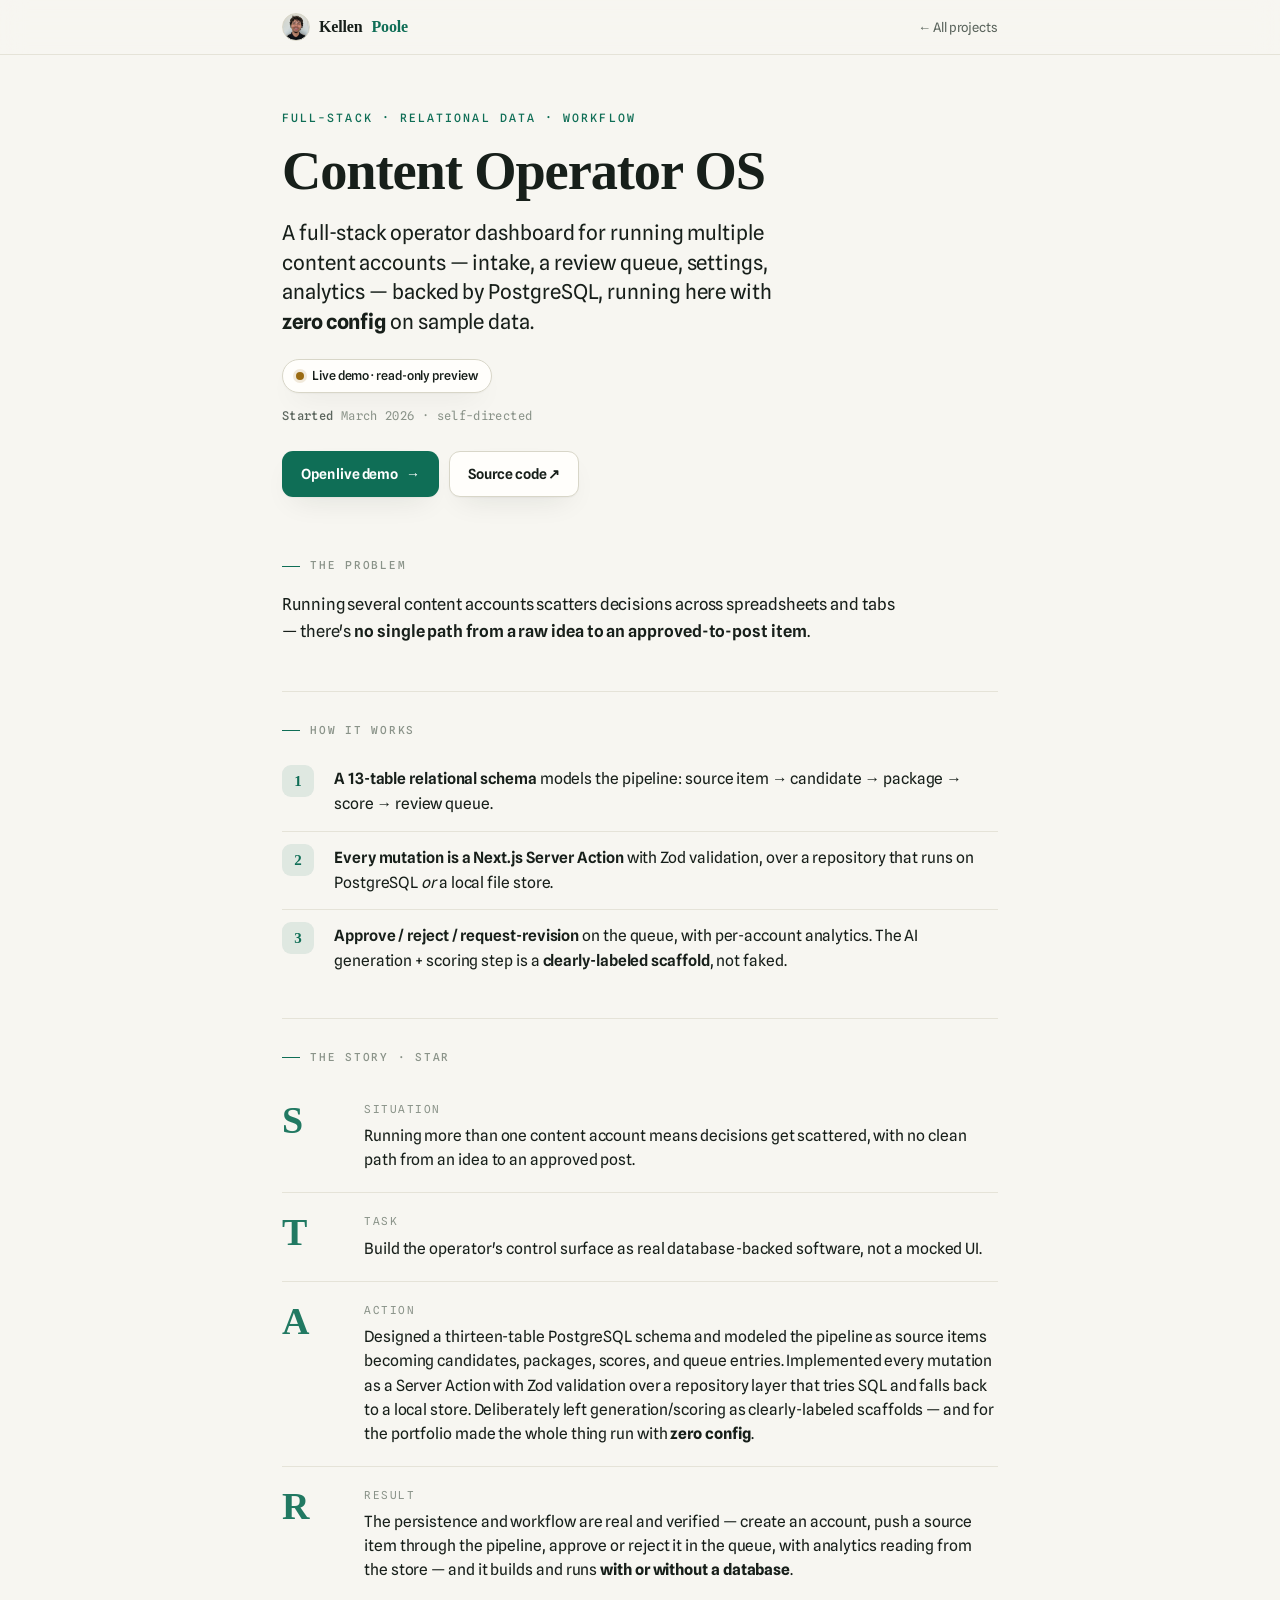
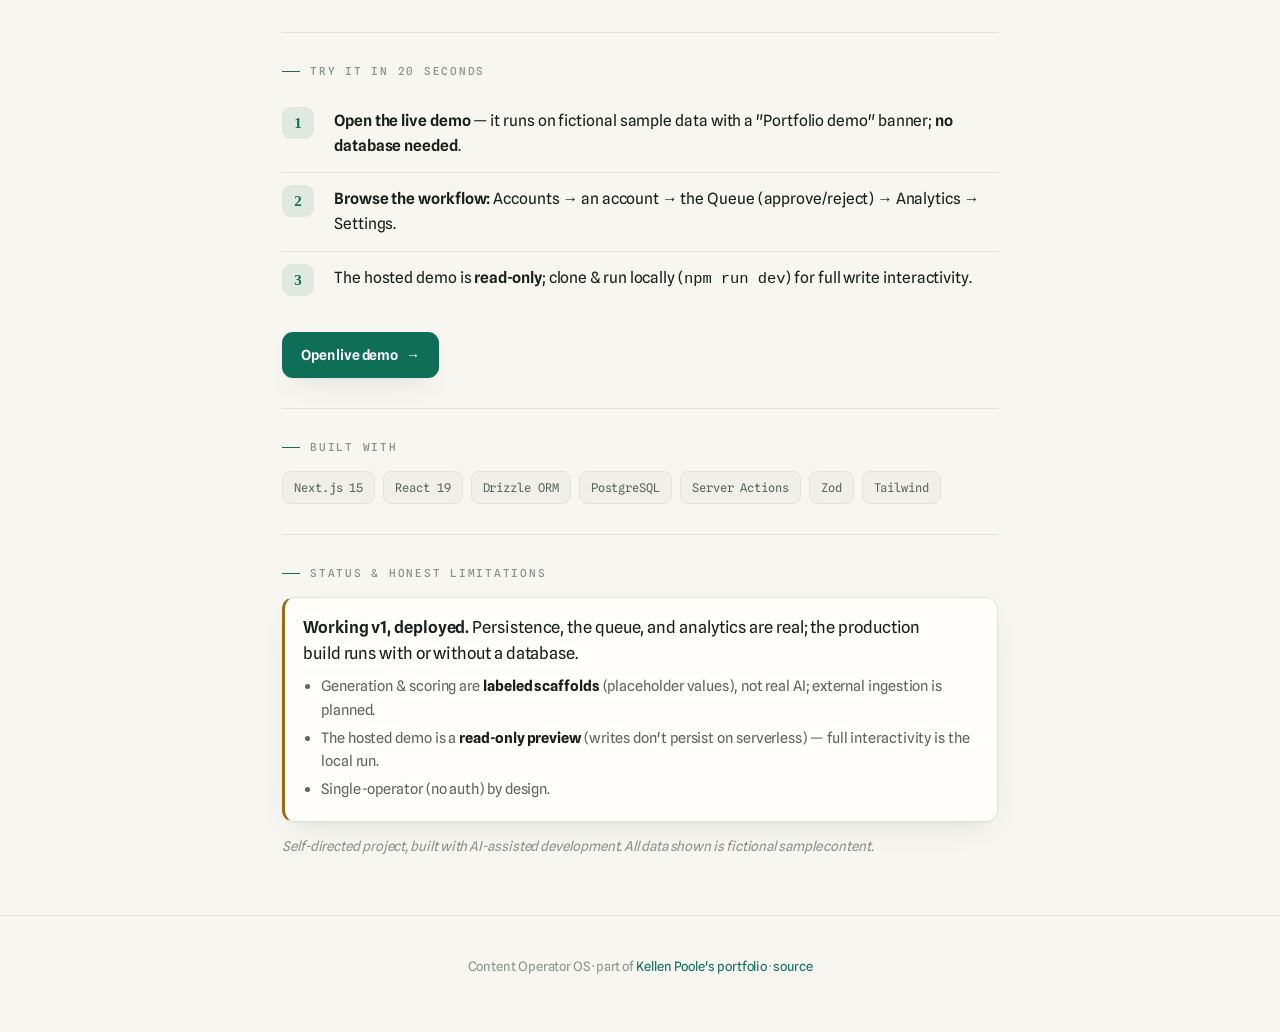
<file: content-operator-os.html>
<!doctype html>
<html lang="en">
<head>
<meta charset="utf-8">
<meta name="viewport" content="width=device-width, initial-scale=1">
<meta name="theme-color" content="#0f6e56">
<title>Content Operator OS — case study · Kellen Poole</title>
<meta name="description" content="A full-stack Next.js + PostgreSQL operator dashboard with a zero-config demo. Problem, build, STAR, and how to try it.">
<link rel="preconnect" href="https://fonts.googleapis.com"><link rel="preconnect" href="https://fonts.gstatic.com" crossorigin>
<link href="https://fonts.googleapis.com/css2?family=Fraunces:opsz,wght@9..144,400;9..144,600&family=Spline+Sans:wght@400;500;600&family=Spline+Sans+Mono:wght@400;500&display=swap" rel="stylesheet">
<link rel="stylesheet" href="styles.css">
</head>
<body>
<div class="topbar"><div class="row">
  <a class="brand" href="/">Kellen <b>Poole</b></a>
  <a class="back" href="/">← All projects</a>
</div></div>

<div class="wrap">
  <header class="hero">
    <p class="eyebrow reveal">Full-stack · relational data · workflow</p>
    <h1 class="reveal">Content Operator OS</h1>
    <p class="lede reveal">A full-stack operator dashboard for running multiple content accounts — intake, a review queue, settings, analytics — backed by PostgreSQL, running here with <b>zero config</b> on sample data.</p>
    <div class="reveal"><span class="status amber"><span class="dot"></span> Live demo · read-only preview</span></div>
    <p class="started reveal"><b>Started</b> March 2026 · self-directed</p>
    <div class="actions reveal">
      <a class="btn btn-primary" href="https://content-operator-os-demo-kp.netlify.app" target="_blank" rel="noopener">Open live demo <span class="arr">→</span></a>
      <a class="btn btn-ghost" href="https://github.com/Thrashable/content-operator-os" target="_blank" rel="noopener">Source code ↗</a>
    </div>
  </header>

  <section>
    <p class="label">The problem</p>
    <p class="prose">Running several content accounts scatters decisions across spreadsheets and tabs — there's <b>no single path from a raw idea to an approved-to-post item</b>.</p>
  </section>

  <section>
    <p class="label">How it works</p>
    <ol class="steps">
      <li><b>A 13-table relational schema</b> models the pipeline: source item → candidate → package → score → review queue.</li>
      <li><b>Every mutation is a Next.js Server Action</b> with Zod validation, over a repository that runs on PostgreSQL <i>or</i> a local file store.</li>
      <li><b>Approve / reject / request-revision</b> on the queue, with per-account analytics. The AI generation + scoring step is a <b>clearly-labeled scaffold</b>, not faked.</li>
    </ol>
  </section>

  <section>
    <p class="label">The story · STAR</p>
    <div class="star">
      <div class="star-row"><div class="glyph">S</div><div><p class="k">Situation</p><p class="t">Running more than one content account means decisions get scattered, with no clean path from an idea to an approved post.</p></div></div>
      <div class="star-row"><div class="glyph">T</div><div><p class="k">Task</p><p class="t">Build the operator's control surface as real database-backed software, not a mocked UI.</p></div></div>
      <div class="star-row"><div class="glyph">A</div><div><p class="k">Action</p><p class="t">Designed a thirteen-table PostgreSQL schema and modeled the pipeline as source items becoming candidates, packages, scores, and queue entries. Implemented every mutation as a Server Action with Zod validation over a repository layer that tries SQL and falls back to a local store. Deliberately left generation/scoring as clearly-labeled scaffolds — and for the portfolio made the whole thing run with <b>zero config</b>.</p></div></div>
      <div class="star-row"><div class="glyph">R</div><div><p class="k">Result</p><p class="t">The persistence and workflow are real and verified — create an account, push a source item through the pipeline, approve or reject it in the queue, with analytics reading from the store — and it builds and runs <b>with or without a database</b>.</p></div></div>
    </div>
  </section>

  <section>
    <p class="label">Try it in 20 seconds</p>
    <ol class="steps">
      <li><b>Open the live demo</b> — it runs on fictional sample data with a "Portfolio demo" banner; <b>no database needed</b>.</li>
      <li><b>Browse the workflow:</b> Accounts → an account → the Queue (approve/reject) → Analytics → Settings.</li>
      <li>The hosted demo is <b>read-only</b>; clone &amp; run locally (<code>npm run dev</code>) for full write interactivity.</li>
    </ol>
    <div class="actions"><a class="btn btn-primary" href="https://content-operator-os-demo-kp.netlify.app" target="_blank" rel="noopener">Open live demo <span class="arr">→</span></a></div>
  </section>

  <section>
    <p class="label">Built with</p>
    <div class="pills"><span class="pill">Next.js 15</span><span class="pill">React 19</span><span class="pill">Drizzle ORM</span><span class="pill">PostgreSQL</span><span class="pill">Server Actions</span><span class="pill">Zod</span><span class="pill">Tailwind</span></div>
  </section>

  <section>
    <p class="label">Status &amp; honest limitations</p>
    <div class="callout amber">
      <p class="prose" style="margin:0"><b>Working v1, deployed.</b> Persistence, the queue, and analytics are real; the production build runs with or without a database.</p>
      <ul>
        <li>Generation &amp; scoring are <b>labeled scaffolds</b> (placeholder values), not real AI; external ingestion is planned.</li>
        <li>The hosted demo is a <b>read-only preview</b> (writes don't persist on serverless) — full interactivity is the local run.</li>
        <li>Single-operator (no auth) by design.</li>
      </ul>
    </div>
    <p class="honest" style="margin-top:14px">Self-directed project, built with AI-assisted development. All data shown is fictional sample content.</p>
  </section>
</div>

<footer><div class="wrap">Content Operator OS · part of <a href="/">Kellen Poole's portfolio</a> · <a href="https://github.com/Thrashable/content-operator-os" target="_blank" rel="noopener">source</a></div></footer>
</body>
</html>
</file>
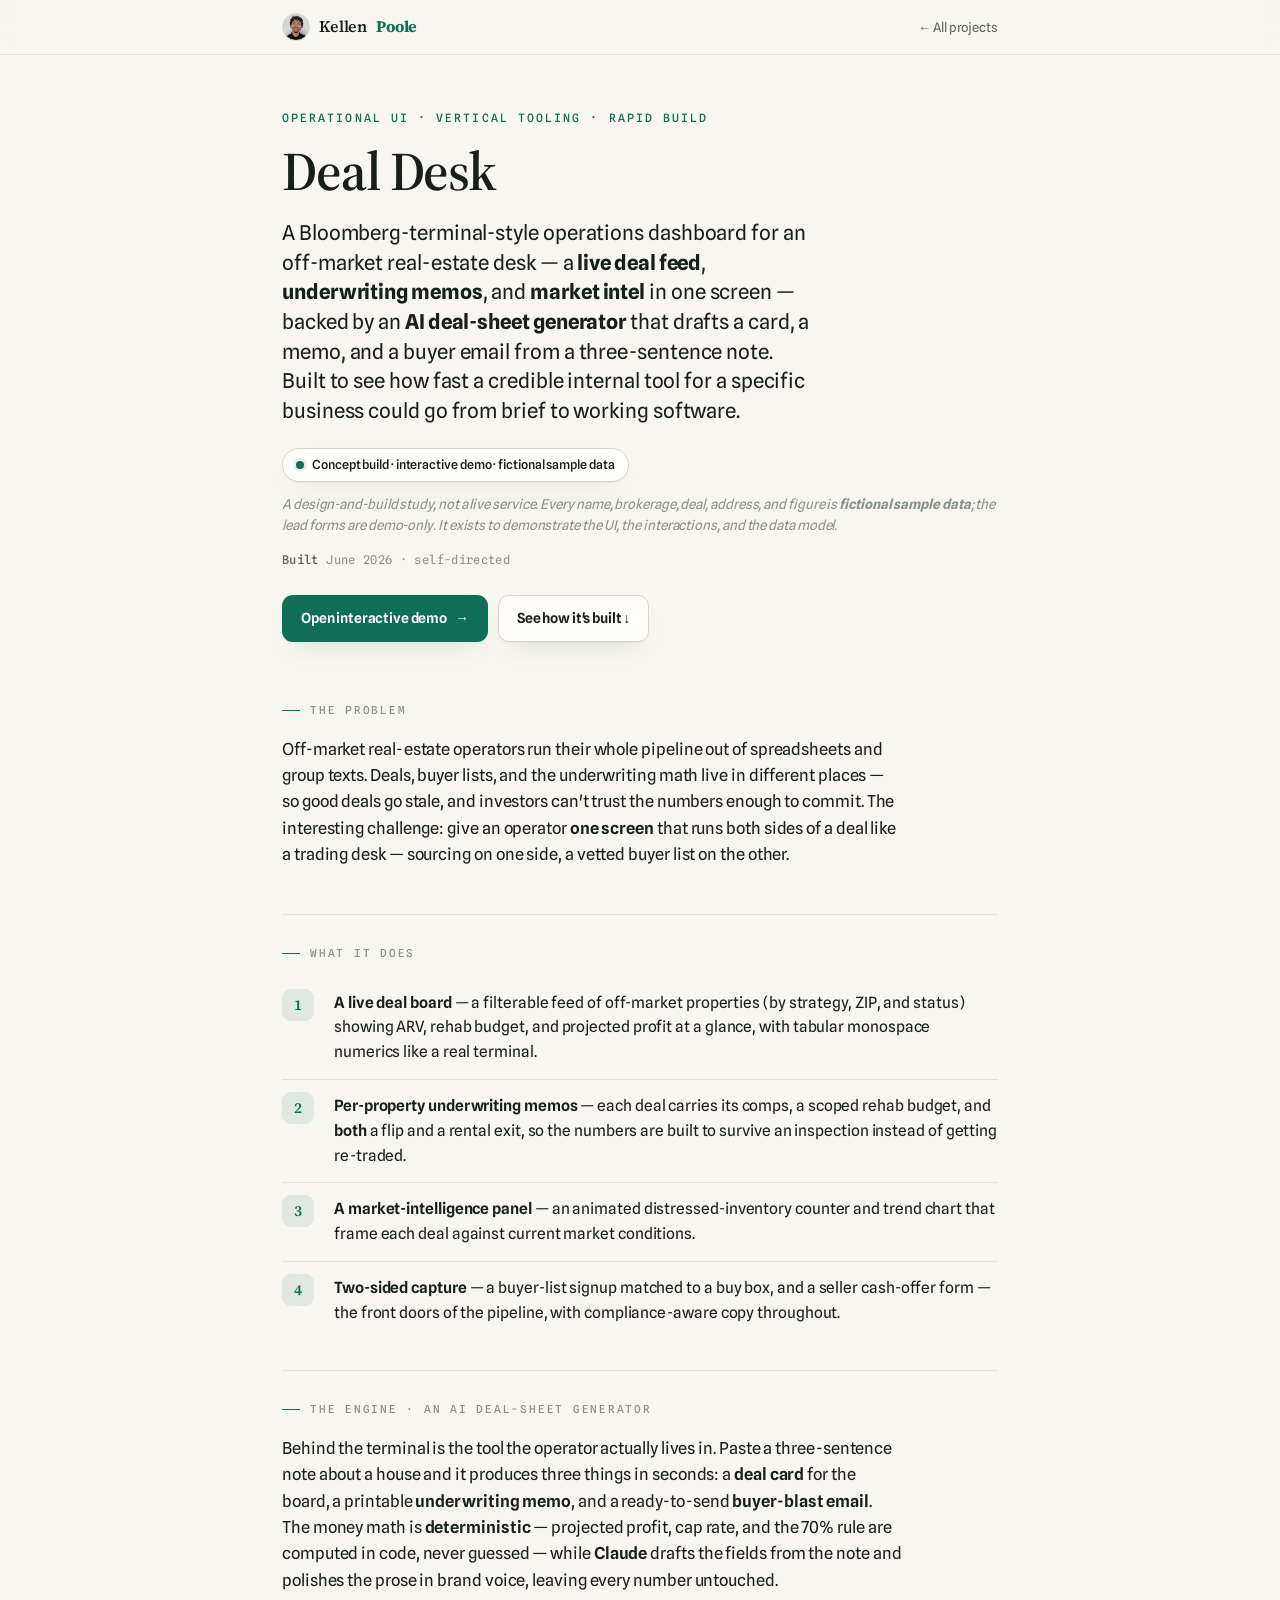
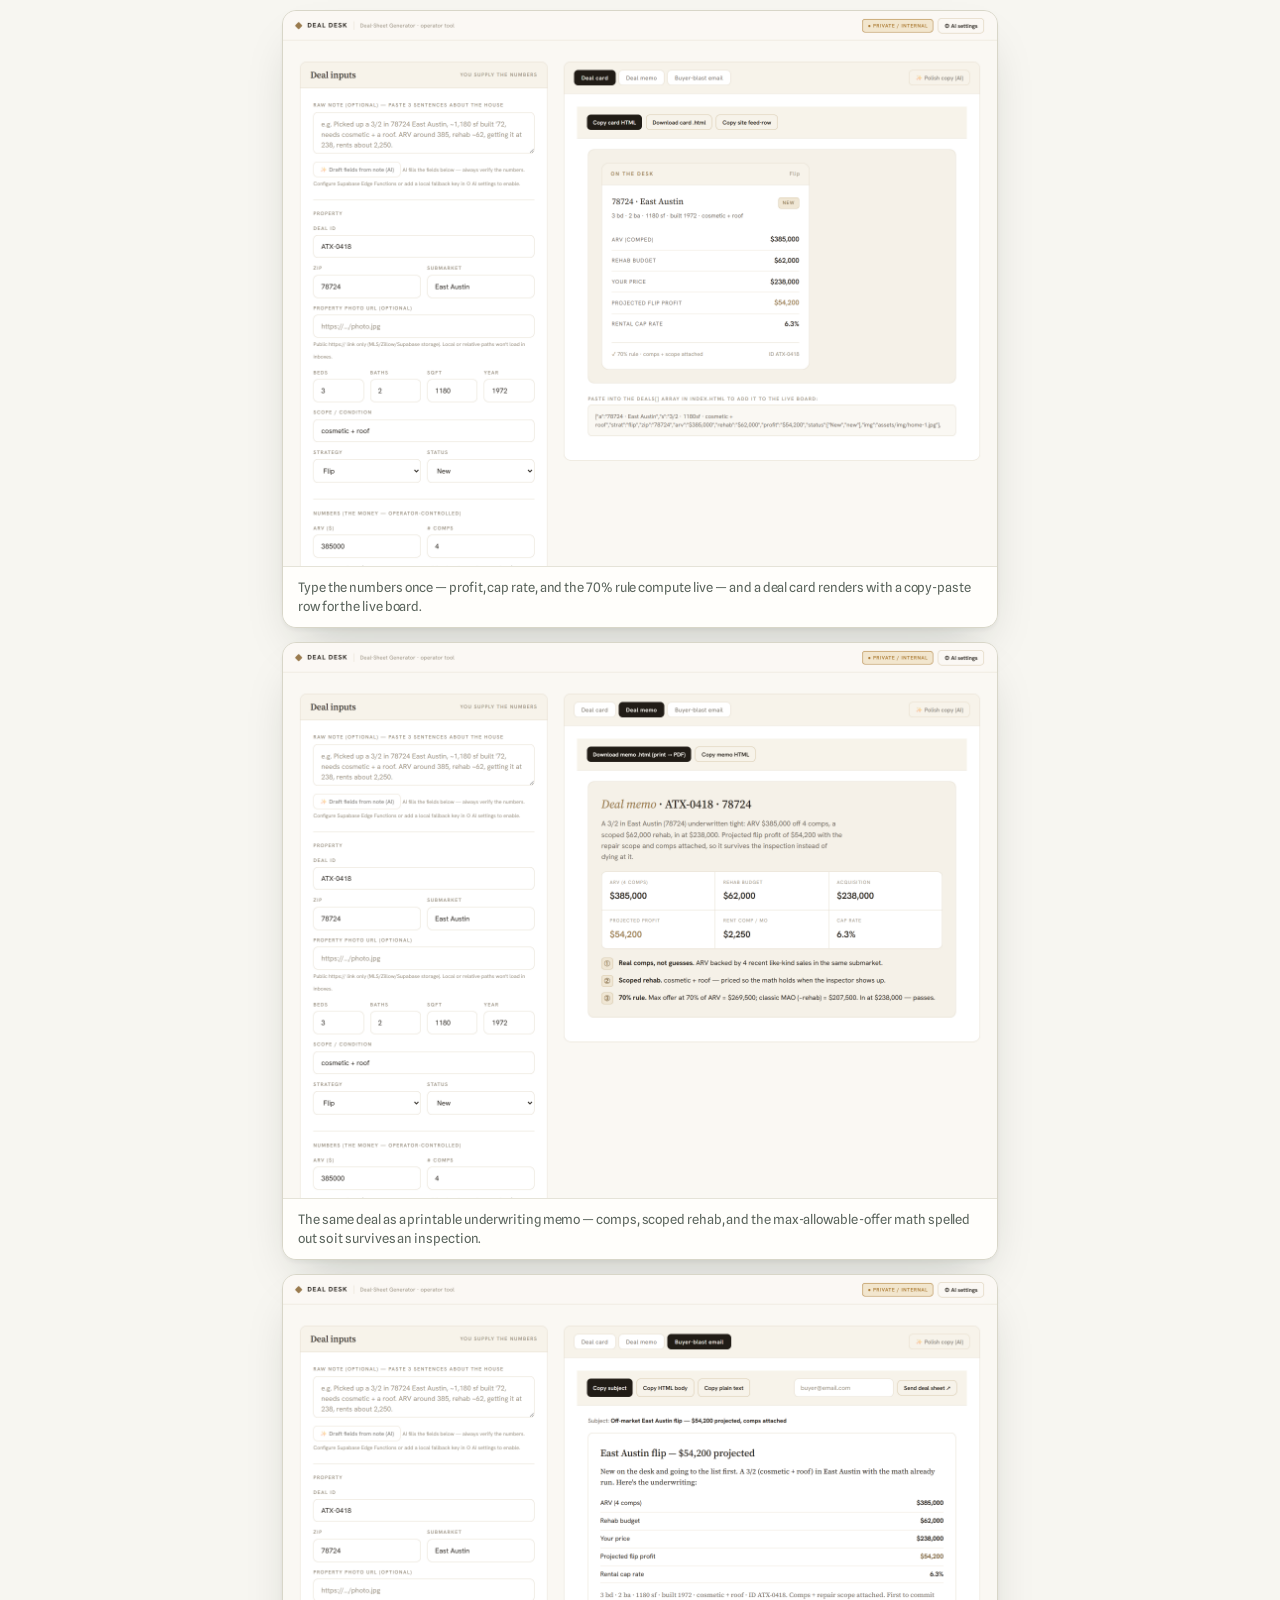
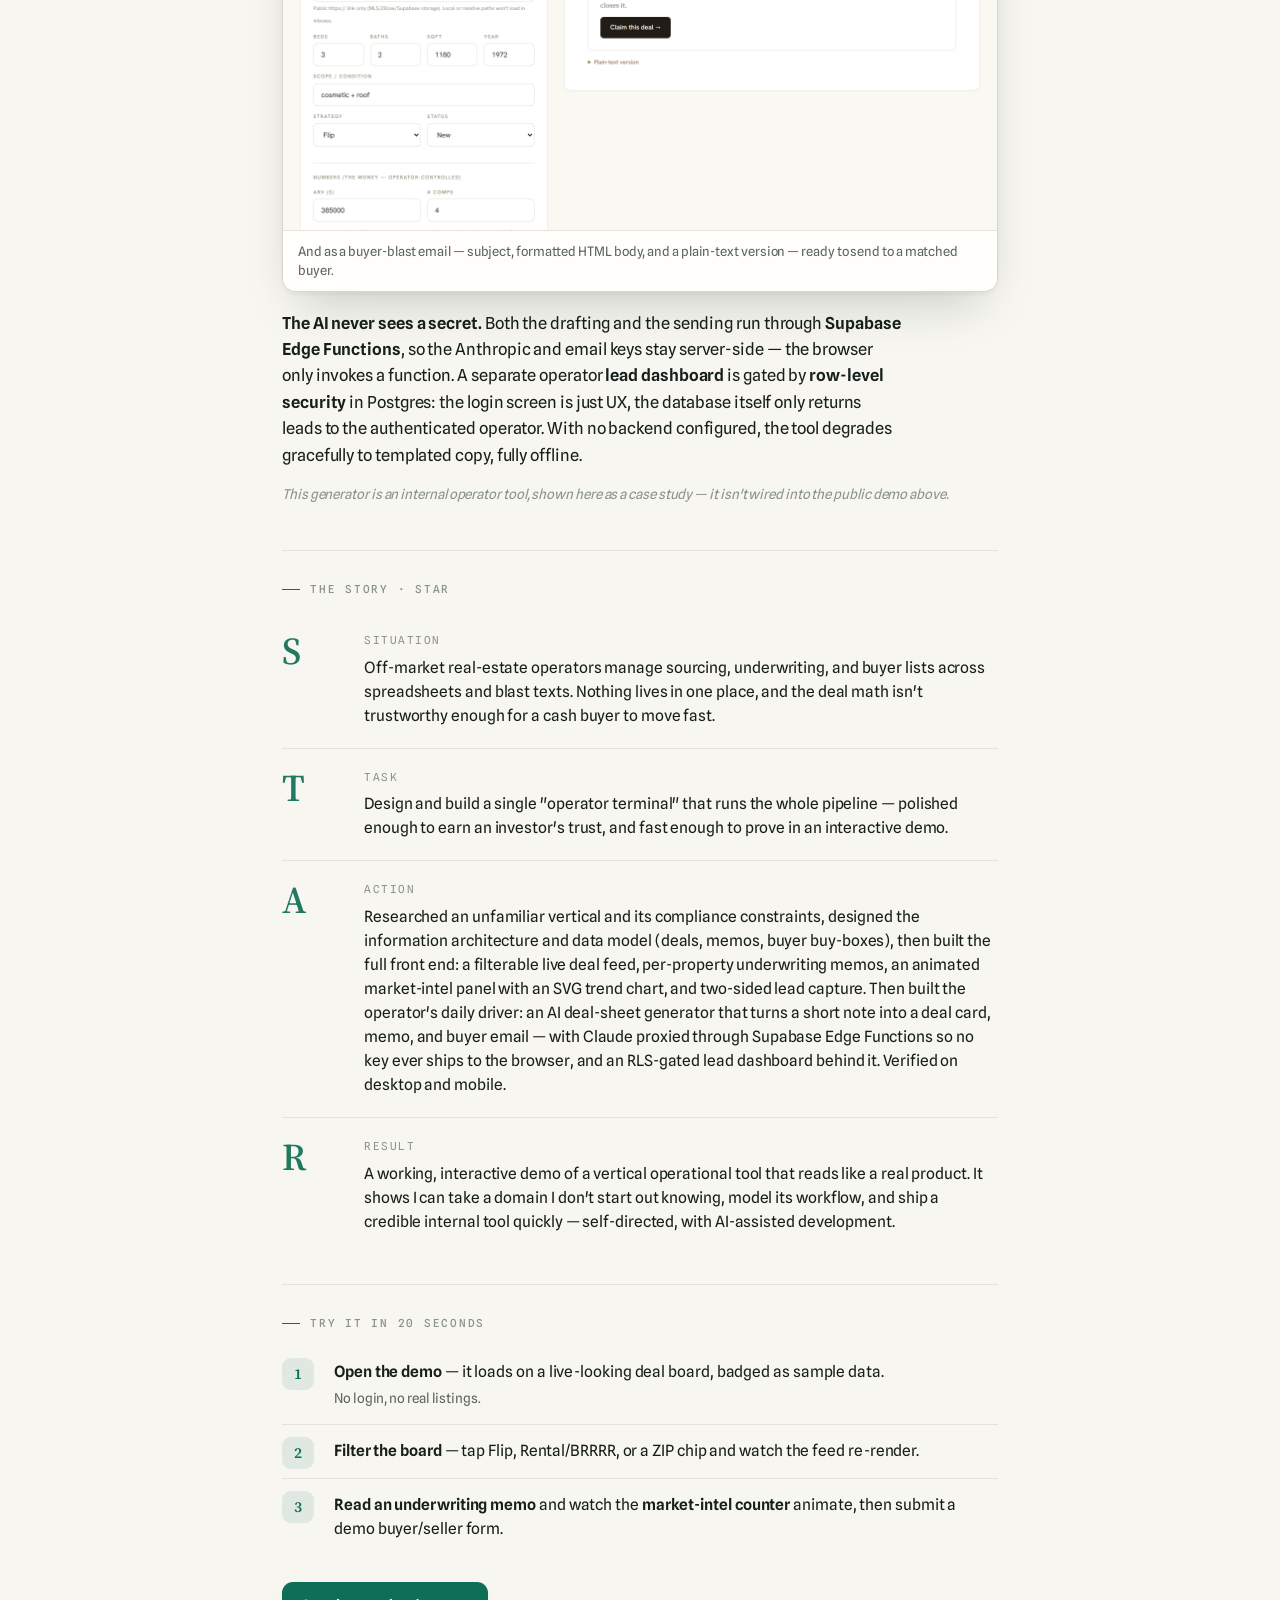
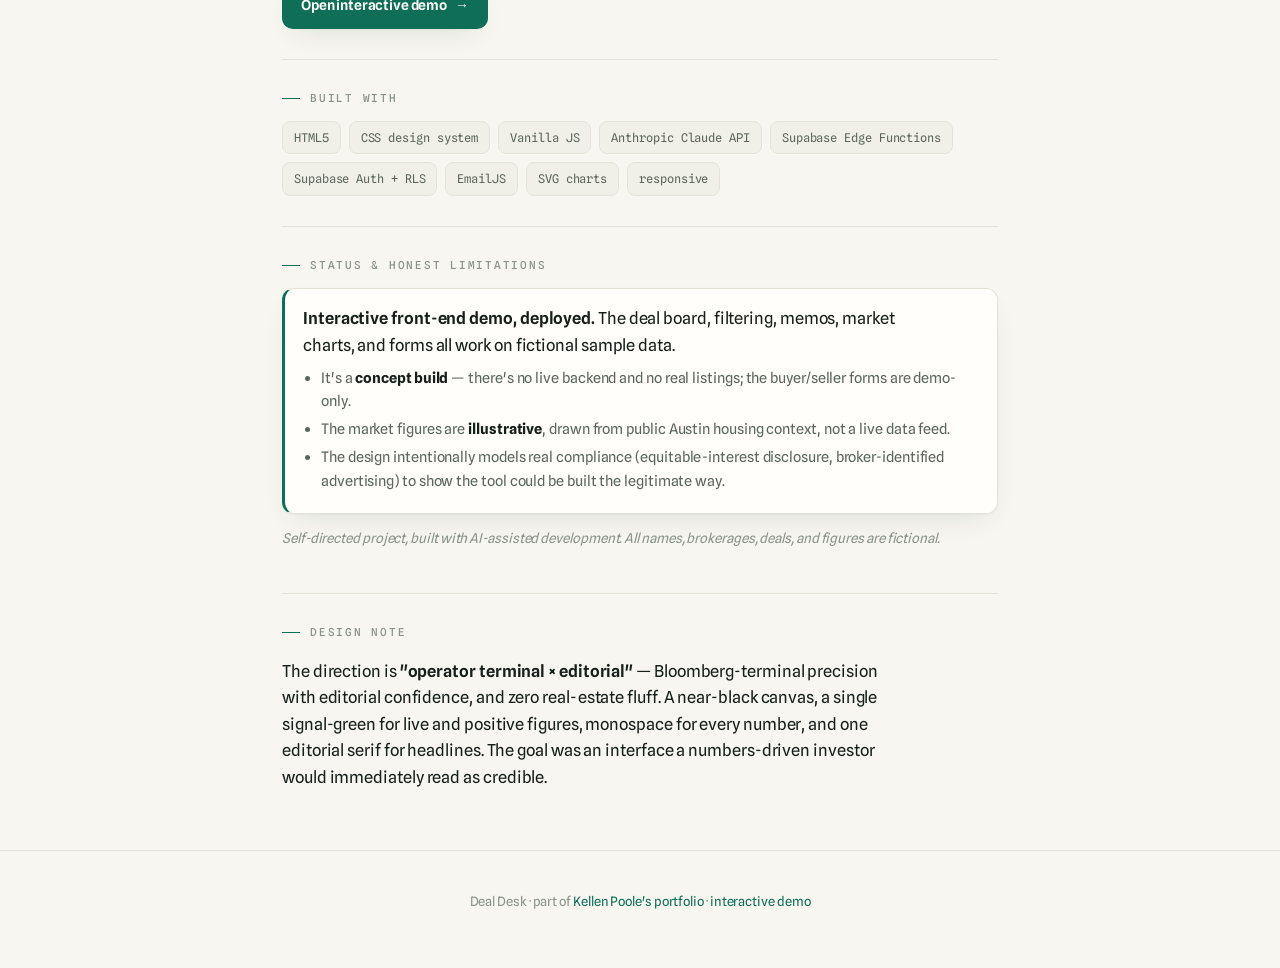
<file: dealdesk.html>
<!doctype html>
<html lang="en">
<head>
<meta charset="utf-8">
<meta name="viewport" content="width=device-width, initial-scale=1">
<meta name="theme-color" content="#0f6e56">
<title>Deal Desk — case study · Kellen Poole</title>
<meta name="description" content="A Bloomberg-terminal-style operations dashboard for an off-market real-estate desk — plus an AI deal-sheet generator that turns one deal into a card, a memo, and a buyer-blast email using Claude via Supabase Edge Functions. Self-directed build.">
<link rel="preconnect" href="https://fonts.googleapis.com"><link rel="preconnect" href="https://fonts.gstatic.com" crossorigin>
<link href="https://fonts.googleapis.com/css2?family=Source+Serif+4:opsz,wght@8..60,400;8..60,600;8..60,700&family=Spline+Sans:wght@400;500;600&family=Spline+Sans+Mono:wght@400;500&display=swap" rel="stylesheet">
<link rel="stylesheet" href="styles.css">
</head>
<body>
<div class="topbar"><div class="row">
  <a class="brand" href="/">Kellen <b>Poole</b></a>
  <a class="back" href="/">← All projects</a>
</div></div>

<div class="wrap">
  <header class="hero">
    <p class="eyebrow reveal">Operational UI · vertical tooling · rapid build</p>
    <h1 class="reveal">Deal Desk</h1>
    <p class="lede reveal">A Bloomberg-terminal-style operations dashboard for an off-market real-estate desk — a <b>live deal feed</b>, <b>underwriting memos</b>, and <b>market intel</b> in one screen — backed by an <b>AI deal-sheet generator</b> that drafts a card, a memo, and a buyer email from a three-sentence note. Built to see how fast a credible internal tool for a specific business could go from brief to working software.</p>
    <div class="reveal"><span class="status"><span class="dot"></span> Concept build · interactive demo · fictional sample data</span></div>
    <p class="honest reveal" style="margin:12px 0 0">A design-and-build study, not a live service. Every name, brokerage, deal, address, and figure is <b>fictional sample data</b>; the lead forms are demo-only. It exists to demonstrate the UI, the interactions, and the data model.</p>
    <p class="started reveal"><b>Built</b> June 2026 · self-directed</p>
    <div class="actions reveal">
      <a class="btn btn-primary" href="/dealdesk/" target="_blank" rel="noopener">Open interactive demo <span class="arr">→</span></a>
      <a class="btn btn-ghost" href="#build">See how it's built ↓</a>
    </div>
  </header>

  <section>
    <p class="label">The problem</p>
    <p class="prose">Off-market real-estate operators run their whole pipeline out of spreadsheets and group texts. Deals, buyer lists, and the underwriting math live in different places — so good deals go stale, and investors can't trust the numbers enough to commit. The interesting challenge: give an operator <b>one screen</b> that runs both sides of a deal like a trading desk — sourcing on one side, a vetted buyer list on the other.</p>
  </section>

  <section id="build">
    <p class="label">What it does</p>
    <ol class="steps">
      <li><b>A live deal board</b> — a filterable feed of off-market properties (by strategy, ZIP, and status) showing ARV, rehab budget, and projected profit at a glance, with tabular monospace numerics like a real terminal.</li>
      <li><b>Per-property underwriting memos</b> — each deal carries its comps, a scoped rehab budget, and <b>both</b> a flip and a rental exit, so the numbers are built to survive an inspection instead of getting re-traded.</li>
      <li><b>A market-intelligence panel</b> — an animated distressed-inventory counter and trend chart that frame each deal against current market conditions.</li>
      <li><b>Two-sided capture</b> — a buyer-list signup matched to a buy box, and a seller cash-offer form — the front doors of the pipeline, with compliance-aware copy throughout.</li>
    </ol>
  </section>

  <section>
    <p class="label">The engine · an AI deal-sheet generator</p>
    <p class="prose">Behind the terminal is the tool the operator actually lives in. Paste a three-sentence note about a house and it produces three things in seconds: a <b>deal card</b> for the board, a printable <b>underwriting memo</b>, and a ready-to-send <b>buyer-blast email</b>. The money math is <b>deterministic</b> — projected profit, cap rate, and the 70% rule are computed in code, never guessed — while <b>Claude</b> drafts the fields from the note and polishes the prose in brand voice, leaving every number untouched.</p>

    <figure class="shot reveal">
      <img src="dealdesk/gen-card.png" alt="Deal-sheet generator — money inputs on the left, a generated deal card on the right" loading="lazy">
      <figcaption>Type the numbers once — profit, cap rate, and the 70% rule compute live — and a deal card renders with a copy-paste row for the live board.</figcaption>
    </figure>
    <figure class="shot reveal">
      <img src="dealdesk/gen-memo.png" alt="Generated underwriting memo with a metrics grid and the 70% rule math" loading="lazy">
      <figcaption>The same deal as a printable underwriting memo — comps, scoped rehab, and the max-allowable-offer math spelled out so it survives an inspection.</figcaption>
    </figure>
    <figure class="shot reveal">
      <img src="dealdesk/gen-email.png" alt="Generated buyer-blast email with subject line, underwriting rows, and a call to action" loading="lazy">
      <figcaption>And as a buyer-blast email — subject, formatted HTML body, and a plain-text version — ready to send to a matched buyer.</figcaption>
    </figure>

    <p class="prose" style="margin-top:18px"><b>The AI never sees a secret.</b> Both the drafting and the sending run through <b>Supabase Edge Functions</b>, so the Anthropic and email keys stay server-side — the browser only invokes a function. A separate operator <b>lead dashboard</b> is gated by <b>row-level security</b> in Postgres: the login screen is just UX, the database itself only returns leads to the authenticated operator. With no backend configured, the tool degrades gracefully to templated copy, fully offline.</p>
    <p class="honest" style="margin-top:12px">This generator is an internal operator tool, shown here as a case study — it isn't wired into the public demo above.</p>
  </section>

  <section>
    <p class="label">The story · STAR</p>
    <div class="star">
      <div class="star-row"><div class="glyph">S</div><div><p class="k">Situation</p><p class="t">Off-market real-estate operators manage sourcing, underwriting, and buyer lists across spreadsheets and blast texts. Nothing lives in one place, and the deal math isn't trustworthy enough for a cash buyer to move fast.</p></div></div>
      <div class="star-row"><div class="glyph">T</div><div><p class="k">Task</p><p class="t">Design and build a single "operator terminal" that runs the whole pipeline — polished enough to earn an investor's trust, and fast enough to prove in an interactive demo.</p></div></div>
      <div class="star-row"><div class="glyph">A</div><div><p class="k">Action</p><p class="t">Researched an unfamiliar vertical and its compliance constraints, designed the information architecture and data model (deals, memos, buyer buy-boxes), then built the full front end: a filterable live deal feed, per-property underwriting memos, an animated market-intel panel with an SVG trend chart, and two-sided lead capture. Then built the operator's daily driver: an AI deal-sheet generator that turns a short note into a deal card, memo, and buyer email — with Claude proxied through Supabase Edge Functions so no key ever ships to the browser, and an RLS-gated lead dashboard behind it. Verified on desktop and mobile.</p></div></div>
      <div class="star-row"><div class="glyph">R</div><div><p class="k">Result</p><p class="t">A working, interactive demo of a vertical operational tool that reads like a real product. It shows I can take a domain I don't start out knowing, model its workflow, and ship a credible internal tool quickly — self-directed, with AI-assisted development.</p></div></div>
    </div>
  </section>

  <section>
    <p class="label">Try it in 20 seconds</p>
    <ol class="steps">
      <li><b>Open the demo</b> — it loads on a live-looking deal board, badged as sample data.<span class="sub">No login, no real listings.</span></li>
      <li><b>Filter the board</b> — tap Flip, Rental/BRRRR, or a ZIP chip and watch the feed re-render.</li>
      <li><b>Read an underwriting memo</b> and watch the <b>market-intel counter</b> animate, then submit a demo buyer/seller form.</li>
    </ol>
    <div class="actions"><a class="btn btn-primary" href="/dealdesk/" target="_blank" rel="noopener">Open interactive demo <span class="arr">→</span></a></div>
  </section>

  <section>
    <p class="label">Built with</p>
    <div class="pills"><span class="pill">HTML5</span><span class="pill">CSS design system</span><span class="pill">Vanilla JS</span><span class="pill">Anthropic Claude API</span><span class="pill">Supabase Edge Functions</span><span class="pill">Supabase Auth + RLS</span><span class="pill">EmailJS</span><span class="pill">SVG charts</span><span class="pill">responsive</span></div>
  </section>

  <section>
    <p class="label">Status &amp; honest limitations</p>
    <div class="callout">
      <p class="prose" style="margin:0"><b>Interactive front-end demo, deployed.</b> The deal board, filtering, memos, market charts, and forms all work on fictional sample data.</p>
      <ul>
        <li>It's a <b>concept build</b> — there's no live backend and no real listings; the buyer/seller forms are demo-only.</li>
        <li>The market figures are <b>illustrative</b>, drawn from public Austin housing context, not a live data feed.</li>
        <li>The design intentionally models real compliance (equitable-interest disclosure, broker-identified advertising) to show the tool could be built the legitimate way.</li>
      </ul>
    </div>
    <p class="honest" style="margin-top:14px">Self-directed project, built with AI-assisted development. All names, brokerages, deals, and figures are fictional.</p>
  </section>

  <section>
    <p class="label">Design note</p>
    <p class="prose">The direction is <b>"operator terminal × editorial"</b> — Bloomberg-terminal precision with editorial confidence, and zero real-estate fluff. A near-black canvas, a single signal-green for live and positive figures, monospace for every number, and one editorial serif for headlines. The goal was an interface a numbers-driven investor would immediately read as credible.</p>
  </section>
</div>

<footer><div class="wrap">Deal Desk · part of <a href="/">Kellen Poole's portfolio</a> · <a href="/dealdesk/" target="_blank" rel="noopener">interactive demo</a></div></footer>
</body>
</html>
</file>
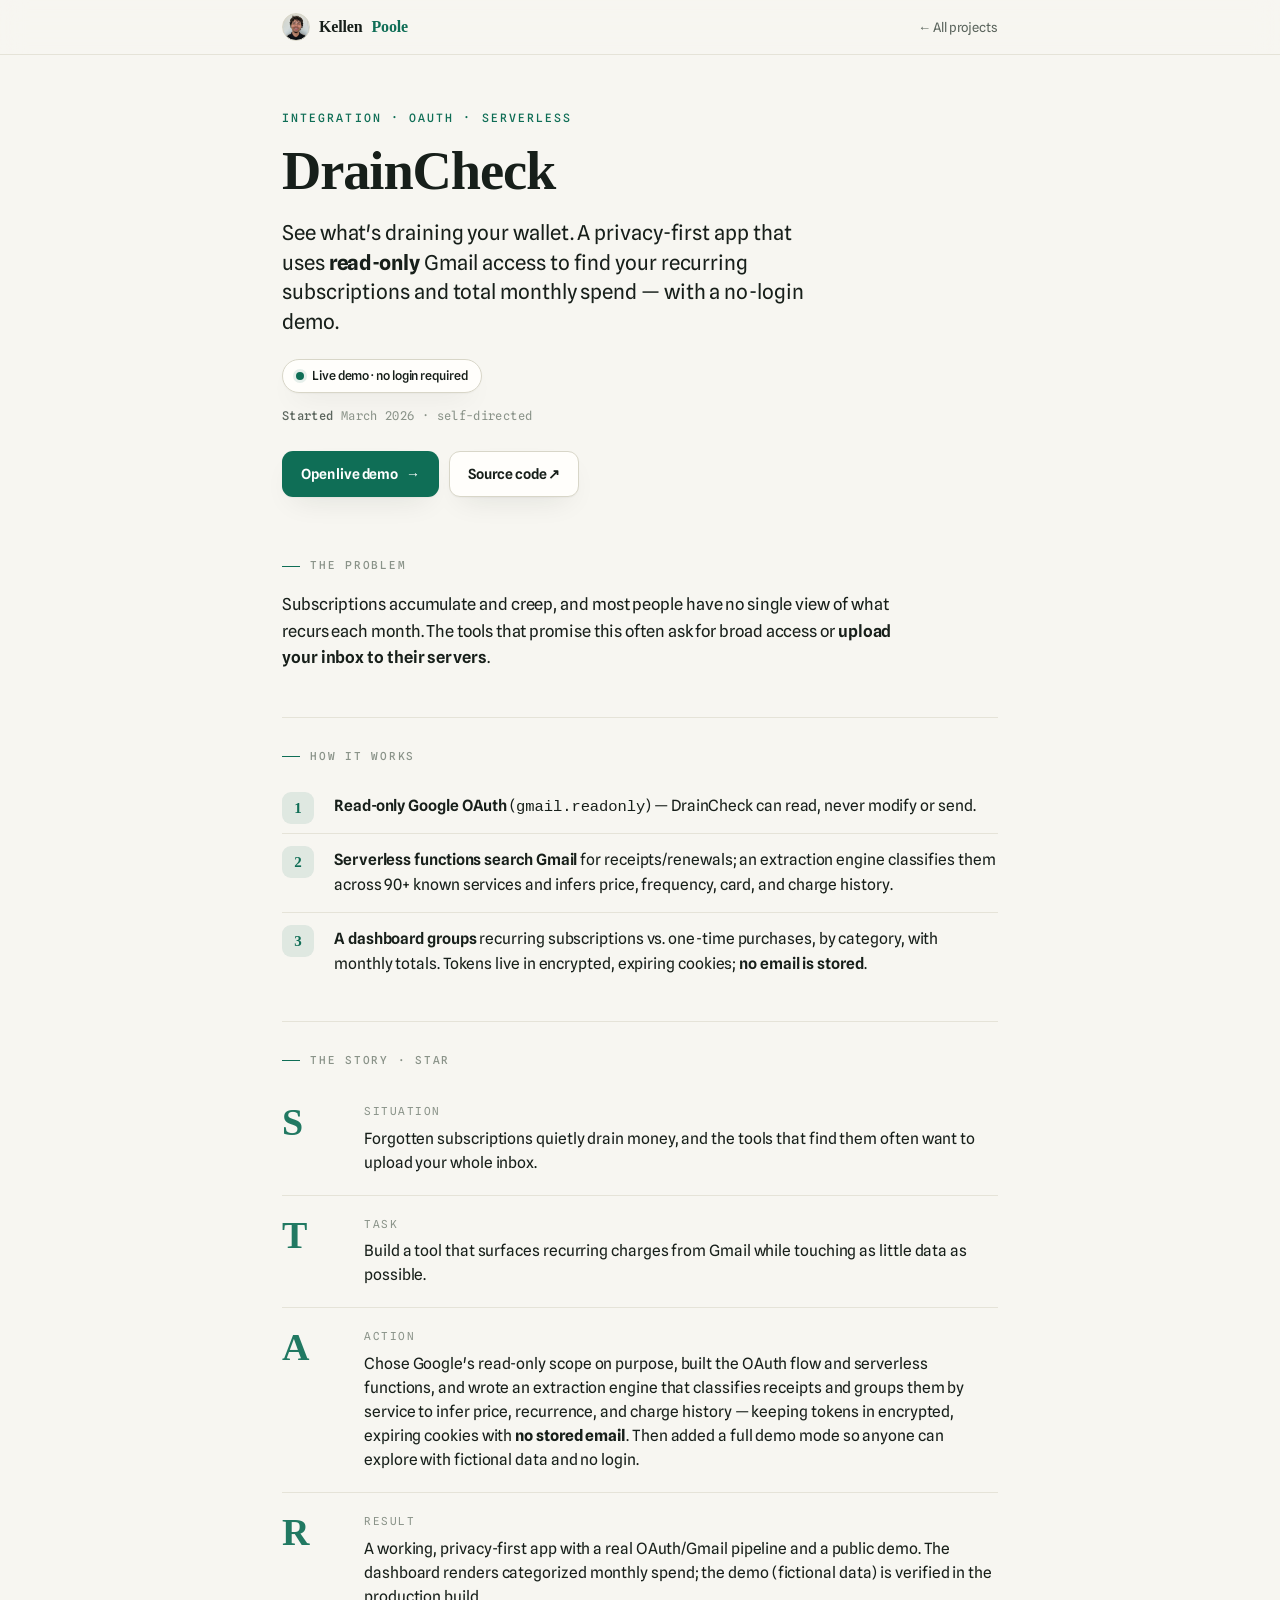
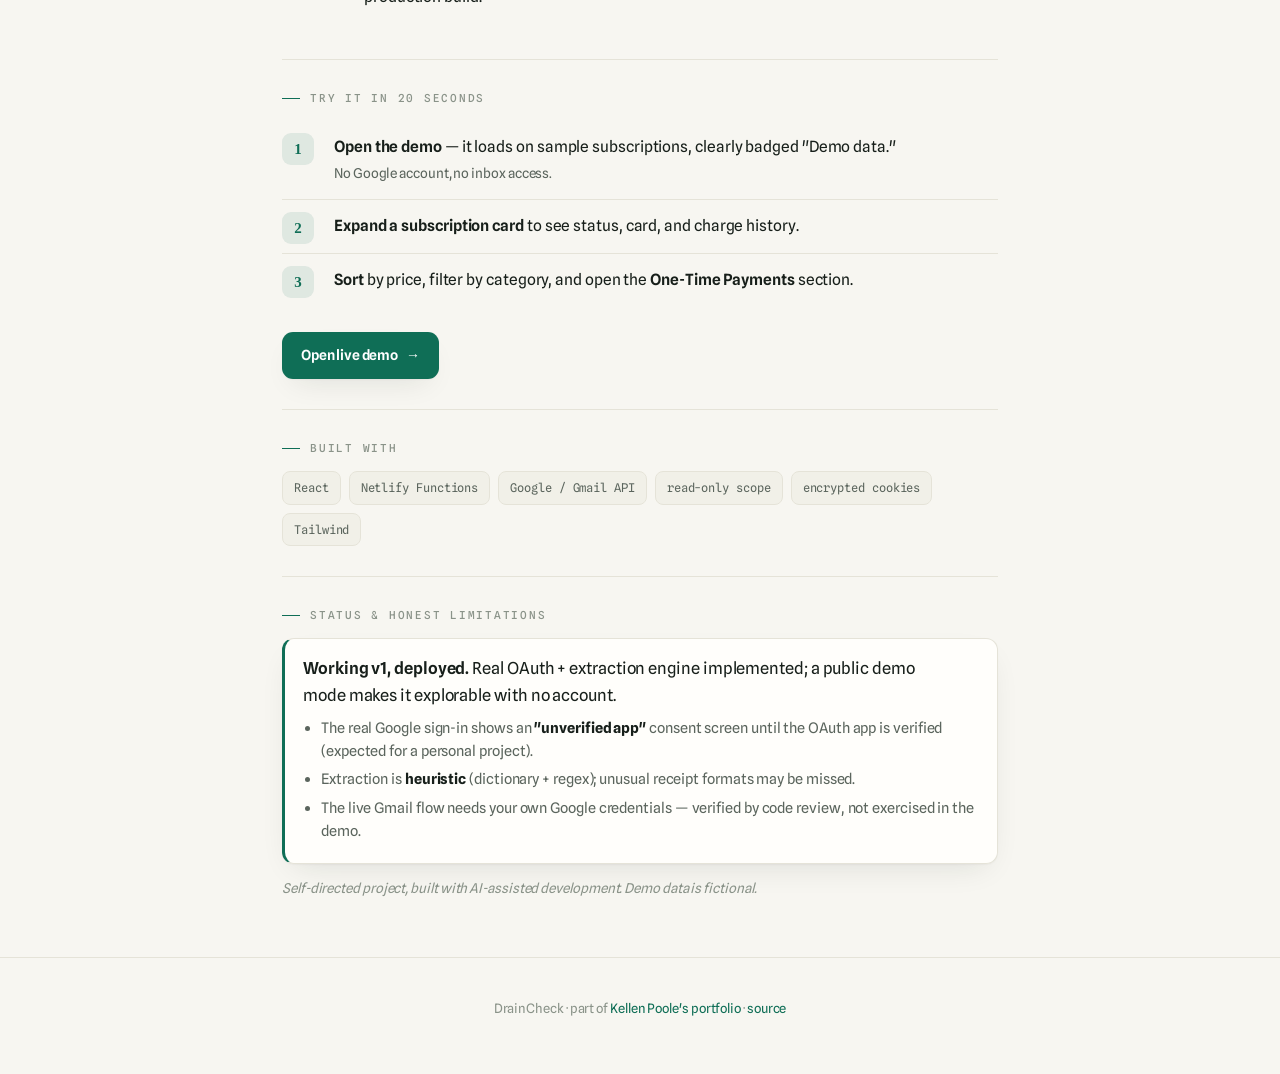
<file: draincheck.html>
<!doctype html>
<html lang="en">
<head>
<meta charset="utf-8">
<meta name="viewport" content="width=device-width, initial-scale=1">
<meta name="theme-color" content="#0f6e56">
<title>DrainCheck — case study · Kellen Poole</title>
<meta name="description" content="A privacy-first app using read-only Gmail to find recurring subscriptions and monthly spend, with a no-login demo. Problem, build, STAR, and how to try it.">
<link rel="preconnect" href="https://fonts.googleapis.com"><link rel="preconnect" href="https://fonts.gstatic.com" crossorigin>
<link href="https://fonts.googleapis.com/css2?family=Fraunces:opsz,wght@9..144,400;9..144,600&family=Spline+Sans:wght@400;500;600&family=Spline+Sans+Mono:wght@400;500&display=swap" rel="stylesheet">
<link rel="stylesheet" href="styles.css">
</head>
<body>
<div class="topbar"><div class="row">
  <a class="brand" href="/">Kellen <b>Poole</b></a>
  <a class="back" href="/">← All projects</a>
</div></div>

<div class="wrap">
  <header class="hero">
    <p class="eyebrow reveal">Integration · OAuth · serverless</p>
    <h1 class="reveal">DrainCheck</h1>
    <p class="lede reveal">See what's draining your wallet. A privacy-first app that uses <b>read-only</b> Gmail access to find your recurring subscriptions and total monthly spend — with a no-login demo.</p>
    <div class="reveal"><span class="status"><span class="dot"></span> Live demo · no login required</span></div>
    <p class="started reveal"><b>Started</b> March 2026 · self-directed</p>
    <div class="actions reveal">
      <a class="btn btn-primary" href="https://draincheck-demo-kp.netlify.app/?demo=1" target="_blank" rel="noopener">Open live demo <span class="arr">→</span></a>
      <a class="btn btn-ghost" href="https://github.com/Thrashable/draincheck" target="_blank" rel="noopener">Source code ↗</a>
    </div>
  </header>

  <section>
    <p class="label">The problem</p>
    <p class="prose">Subscriptions accumulate and creep, and most people have no single view of what recurs each month. The tools that promise this often ask for broad access or <b>upload your inbox to their servers</b>.</p>
  </section>

  <section>
    <p class="label">How it works</p>
    <ol class="steps">
      <li><b>Read-only Google OAuth</b> (<code>gmail.readonly</code>) — DrainCheck can read, never modify or send.</li>
      <li><b>Serverless functions search Gmail</b> for receipts/renewals; an extraction engine classifies them across 90+ known services and infers price, frequency, card, and charge history.</li>
      <li><b>A dashboard groups</b> recurring subscriptions vs. one-time purchases, by category, with monthly totals. Tokens live in encrypted, expiring cookies; <b>no email is stored</b>.</li>
    </ol>
  </section>

  <section>
    <p class="label">The story · STAR</p>
    <div class="star">
      <div class="star-row"><div class="glyph">S</div><div><p class="k">Situation</p><p class="t">Forgotten subscriptions quietly drain money, and the tools that find them often want to upload your whole inbox.</p></div></div>
      <div class="star-row"><div class="glyph">T</div><div><p class="k">Task</p><p class="t">Build a tool that surfaces recurring charges from Gmail while touching as little data as possible.</p></div></div>
      <div class="star-row"><div class="glyph">A</div><div><p class="k">Action</p><p class="t">Chose Google's read-only scope on purpose, built the OAuth flow and serverless functions, and wrote an extraction engine that classifies receipts and groups them by service to infer price, recurrence, and charge history — keeping tokens in encrypted, expiring cookies with <b>no stored email</b>. Then added a full demo mode so anyone can explore with fictional data and no login.</p></div></div>
      <div class="star-row"><div class="glyph">R</div><div><p class="k">Result</p><p class="t">A working, privacy-first app with a real OAuth/Gmail pipeline and a public demo. The dashboard renders categorized monthly spend; the demo (fictional data) is verified in the production build.</p></div></div>
    </div>
  </section>

  <section>
    <p class="label">Try it in 20 seconds</p>
    <ol class="steps">
      <li><b>Open the demo</b> — it loads on sample subscriptions, clearly badged "Demo data."<span class="sub">No Google account, no inbox access.</span></li>
      <li><b>Expand a subscription card</b> to see status, card, and charge history.</li>
      <li><b>Sort</b> by price, filter by category, and open the <b>One-Time Payments</b> section.</li>
    </ol>
    <div class="actions"><a class="btn btn-primary" href="https://draincheck-demo-kp.netlify.app/?demo=1" target="_blank" rel="noopener">Open live demo <span class="arr">→</span></a></div>
  </section>

  <section>
    <p class="label">Built with</p>
    <div class="pills"><span class="pill">React</span><span class="pill">Netlify Functions</span><span class="pill">Google / Gmail API</span><span class="pill">read-only scope</span><span class="pill">encrypted cookies</span><span class="pill">Tailwind</span></div>
  </section>

  <section>
    <p class="label">Status &amp; honest limitations</p>
    <div class="callout">
      <p class="prose" style="margin:0"><b>Working v1, deployed.</b> Real OAuth + extraction engine implemented; a public demo mode makes it explorable with no account.</p>
      <ul>
        <li>The real Google sign-in shows an <b>"unverified app"</b> consent screen until the OAuth app is verified (expected for a personal project).</li>
        <li>Extraction is <b>heuristic</b> (dictionary + regex); unusual receipt formats may be missed.</li>
        <li>The live Gmail flow needs your own Google credentials — verified by code review, not exercised in the demo.</li>
      </ul>
    </div>
    <p class="honest" style="margin-top:14px">Self-directed project, built with AI-assisted development. Demo data is fictional.</p>
  </section>
</div>

<footer><div class="wrap">DrainCheck · part of <a href="/">Kellen Poole's portfolio</a> · <a href="https://github.com/Thrashable/draincheck" target="_blank" rel="noopener">source</a></div></footer>
</body>
</html>
</file>
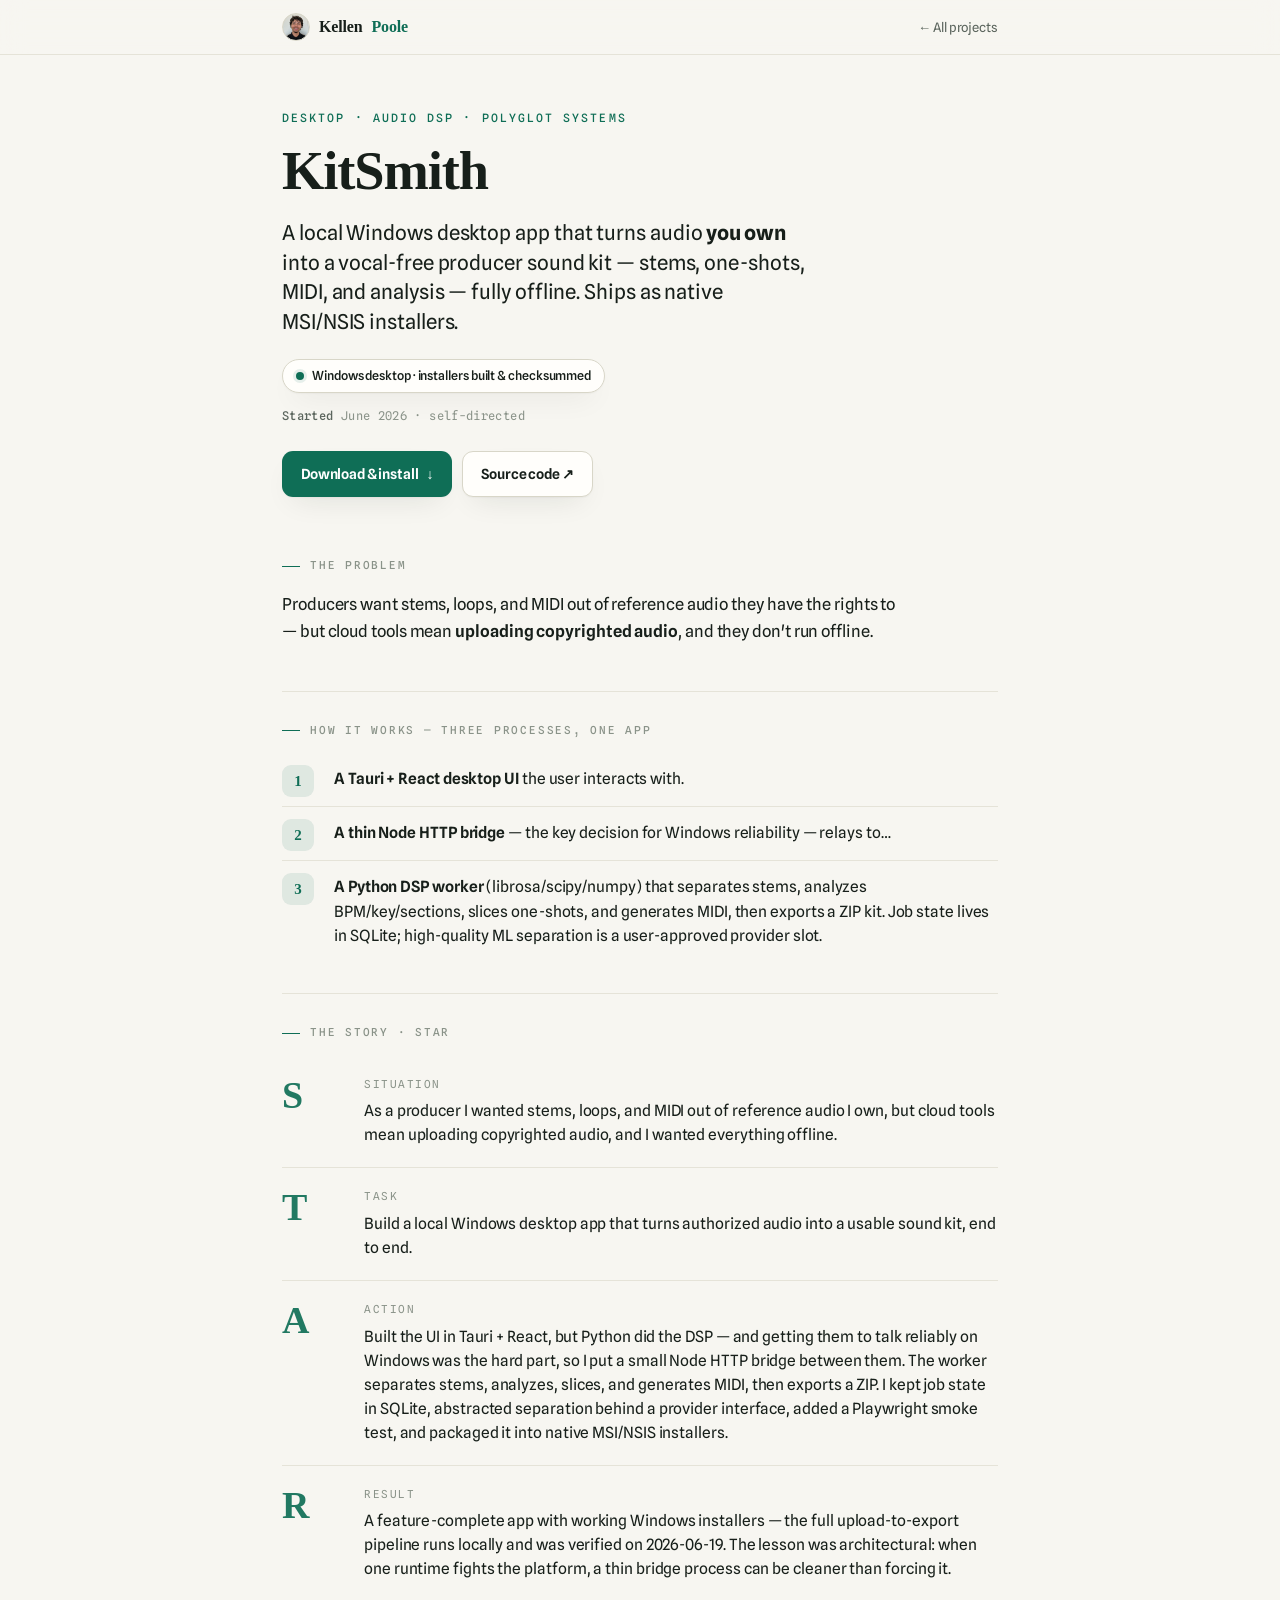
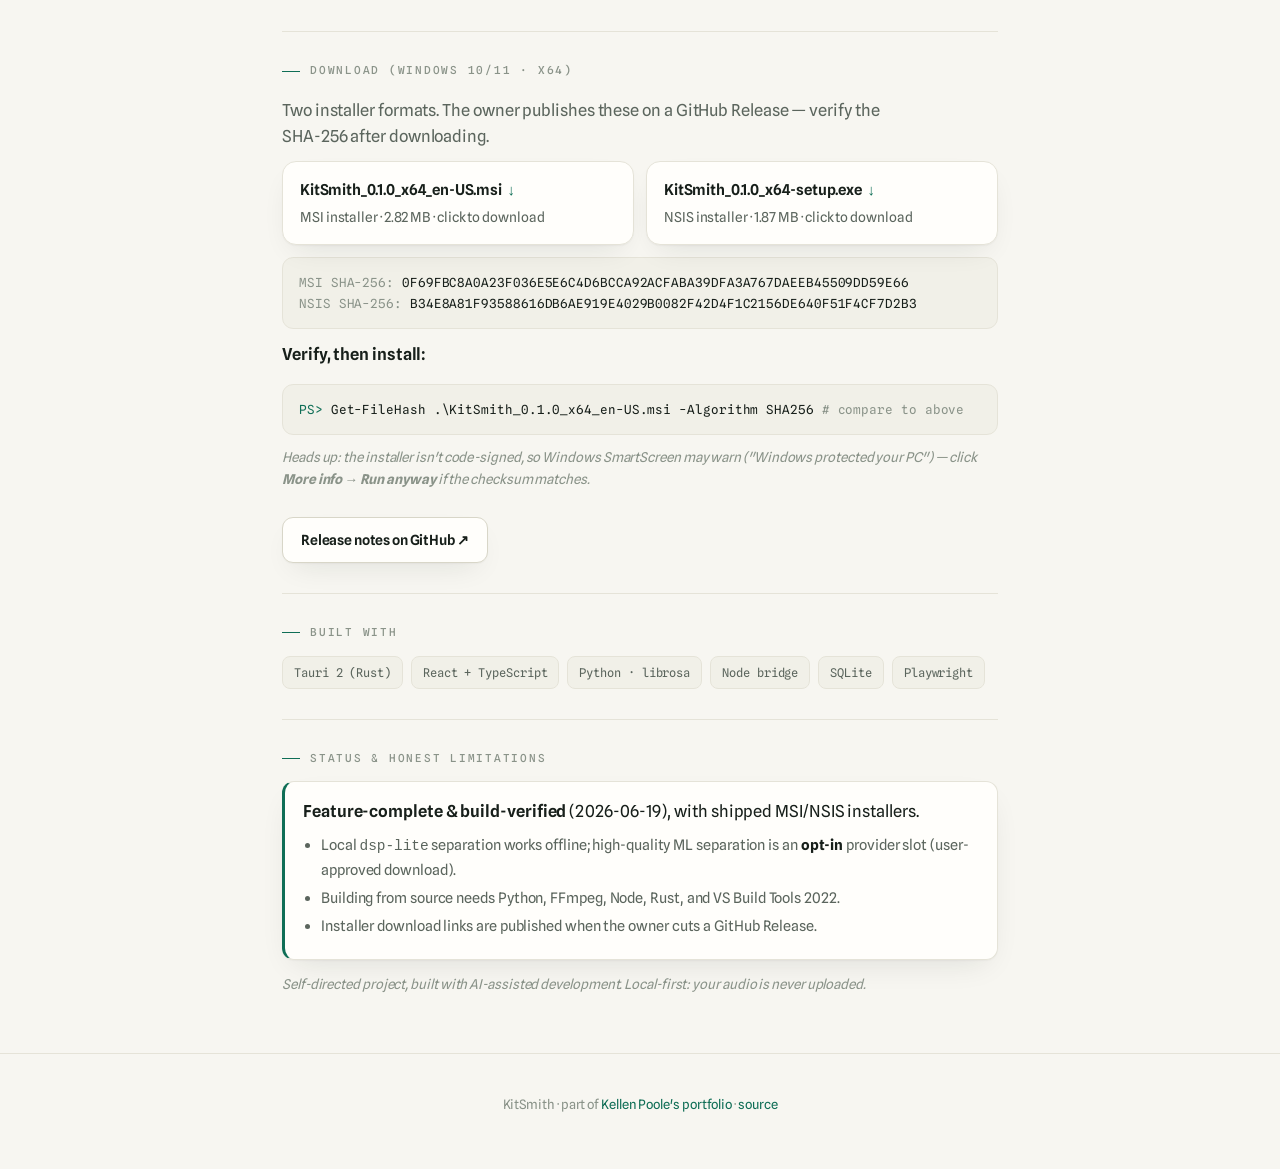
<file: kitsmith.html>
<!doctype html>
<html lang="en">
<head>
<meta charset="utf-8">
<meta name="viewport" content="width=device-width, initial-scale=1">
<meta name="theme-color" content="#0f6e56">
<title>KitSmith — case study · Kellen Poole</title>
<meta name="description" content="A local Windows desktop app that turns authorized audio into a producer sound kit (Tauri + Python DSP). Problem, build, STAR, download with checksums.">
<link rel="preconnect" href="https://fonts.googleapis.com"><link rel="preconnect" href="https://fonts.gstatic.com" crossorigin>
<link href="https://fonts.googleapis.com/css2?family=Fraunces:opsz,wght@9..144,400;9..144,600&family=Spline+Sans:wght@400;500;600&family=Spline+Sans+Mono:wght@400;500&display=swap" rel="stylesheet">
<link rel="stylesheet" href="styles.css">
</head>
<body>
<div class="topbar"><div class="row">
  <a class="brand" href="/">Kellen <b>Poole</b></a>
  <a class="back" href="/">← All projects</a>
</div></div>

<div class="wrap">
  <header class="hero">
    <p class="eyebrow reveal">Desktop · audio DSP · polyglot systems</p>
    <h1 class="reveal">KitSmith</h1>
    <p class="lede reveal">A local Windows desktop app that turns audio <b>you own</b> into a vocal-free producer sound kit — stems, one-shots, MIDI, and analysis — fully offline. Ships as native MSI/NSIS installers.</p>
    <div class="reveal"><span class="status"><span class="dot"></span> Windows desktop · installers built &amp; checksummed</span></div>
    <p class="started reveal"><b>Started</b> June 2026 · self-directed</p>
    <div class="actions reveal">
      <a class="btn btn-primary" href="#download">Download &amp; install <span class="arr">↓</span></a>
      <a class="btn btn-ghost" href="https://github.com/Thrashable/kitsmith" target="_blank" rel="noopener">Source code ↗</a>
    </div>
  </header>

  <section>
    <p class="label">The problem</p>
    <p class="prose">Producers want stems, loops, and MIDI out of reference audio they have the rights to — but cloud tools mean <b>uploading copyrighted audio</b>, and they don't run offline.</p>
  </section>

  <section>
    <p class="label">How it works — three processes, one app</p>
    <ol class="steps">
      <li><b>A Tauri + React desktop UI</b> the user interacts with.</li>
      <li><b>A thin Node HTTP bridge</b> — the key decision for Windows reliability — relays to…</li>
      <li><b>A Python DSP worker</b> (librosa/scipy/numpy) that separates stems, analyzes BPM/key/sections, slices one-shots, and generates MIDI, then exports a ZIP kit. Job state lives in SQLite; high-quality ML separation is a user-approved provider slot.</li>
    </ol>
  </section>

  <section>
    <p class="label">The story · STAR</p>
    <div class="star">
      <div class="star-row"><div class="glyph">S</div><div><p class="k">Situation</p><p class="t">As a producer I wanted stems, loops, and MIDI out of reference audio I own, but cloud tools mean uploading copyrighted audio, and I wanted everything offline.</p></div></div>
      <div class="star-row"><div class="glyph">T</div><div><p class="k">Task</p><p class="t">Build a local Windows desktop app that turns authorized audio into a usable sound kit, end to end.</p></div></div>
      <div class="star-row"><div class="glyph">A</div><div><p class="k">Action</p><p class="t">Built the UI in Tauri + React, but Python did the DSP — and getting them to talk reliably on Windows was the hard part, so I put a small Node HTTP bridge between them. The worker separates stems, analyzes, slices, and generates MIDI, then exports a ZIP. I kept job state in SQLite, abstracted separation behind a provider interface, added a Playwright smoke test, and packaged it into native MSI/NSIS installers.</p></div></div>
      <div class="star-row"><div class="glyph">R</div><div><p class="k">Result</p><p class="t">A feature-complete app with working Windows installers — the full upload-to-export pipeline runs locally and was verified on 2026-06-19. The lesson was architectural: when one runtime fights the platform, a thin bridge process can be cleaner than forcing it.</p></div></div>
    </div>
  </section>

  <section id="download">
    <p class="label">Download (Windows 10/11 · x64)</p>
    <p class="prose muted" style="margin-bottom:12px">Two installer formats. The owner publishes these on a GitHub Release — verify the SHA-256 after downloading.</p>
    <div class="cards">
      <a class="card" href="https://github.com/Thrashable/kitsmith/releases/download/v0.1.0/KitSmith_0.1.0_x64_en-US.msi"><h3>KitSmith_0.1.0_x64_en-US.msi&nbsp; <span style="color:var(--accent)">↓</span></h3><p>MSI installer · 2.82 MB · click to download</p></a>
      <a class="card" href="https://github.com/Thrashable/kitsmith/releases/download/v0.1.0/KitSmith_0.1.0_x64-setup.exe"><h3>KitSmith_0.1.0_x64-setup.exe&nbsp; <span style="color:var(--accent)">↓</span></h3><p>NSIS installer · 1.87 MB · click to download</p></a>
    </div>
    <div class="term" style="margin-top:12px"><span class="m">MSI  SHA-256:</span> 0F69FBC8A0A23F036E5E6C4D6BCCA92ACFABA39DFA3A767DAEEB45509DD59E66<br><span class="m">NSIS SHA-256:</span> B34E8A81F93588616DB6AE919E4029B0082F42D4F1C2156DE640F51F4CF7D2B3</div>
    <p class="prose muted" style="margin-top:12px"><b>Verify, then install:</b></p>
    <div class="term"><span class="g">PS&gt;</span> Get-FileHash .\KitSmith_0.1.0_x64_en-US.msi -Algorithm SHA256   <span class="m"># compare to above</span></div>
    <p class="honest" style="margin-top:12px">Heads up: the installer isn't code-signed, so Windows SmartScreen may warn ("Windows protected your PC") — click <b>More info → Run anyway</b> if the checksum matches.</p>
    <div class="actions"><a class="btn btn-ghost" href="https://github.com/Thrashable/kitsmith/releases/tag/v0.1.0" target="_blank" rel="noopener">Release notes on GitHub ↗</a></div>
  </section>

  <section>
    <p class="label">Built with</p>
    <div class="pills"><span class="pill">Tauri 2 (Rust)</span><span class="pill">React + TypeScript</span><span class="pill">Python · librosa</span><span class="pill">Node bridge</span><span class="pill">SQLite</span><span class="pill">Playwright</span></div>
  </section>

  <section>
    <p class="label">Status &amp; honest limitations</p>
    <div class="callout">
      <p class="prose" style="margin:0"><b>Feature-complete &amp; build-verified</b> (2026-06-19), with shipped MSI/NSIS installers.</p>
      <ul>
        <li>Local <code>dsp-lite</code> separation works offline; high-quality ML separation is an <b>opt-in</b> provider slot (user-approved download).</li>
        <li>Building from source needs Python, FFmpeg, Node, Rust, and VS Build Tools 2022.</li>
        <li>Installer download links are published when the owner cuts a GitHub Release.</li>
      </ul>
    </div>
    <p class="honest" style="margin-top:14px">Self-directed project, built with AI-assisted development. Local-first: your audio is never uploaded.</p>
  </section>
</div>

<footer><div class="wrap">KitSmith · part of <a href="/">Kellen Poole's portfolio</a> · <a href="https://github.com/Thrashable/kitsmith" target="_blank" rel="noopener">source</a></div></footer>
</body>
</html>
</file>
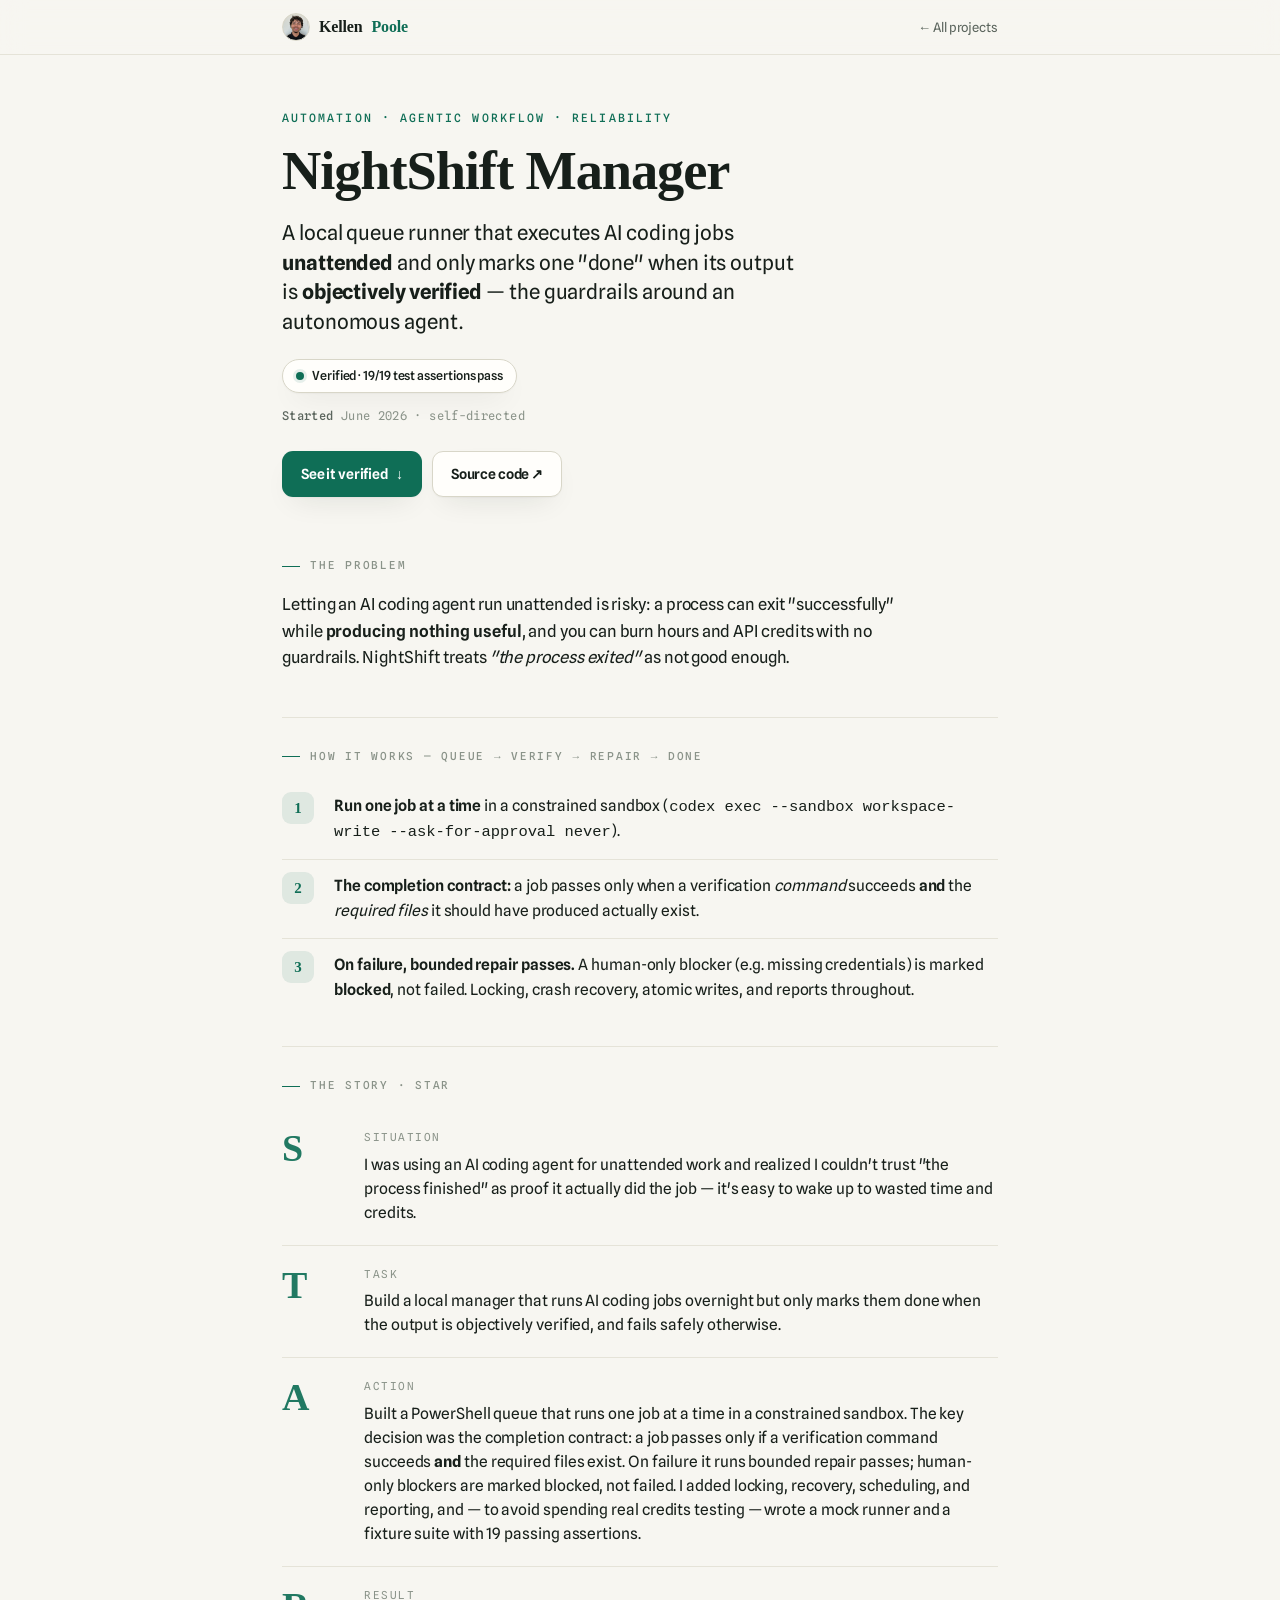
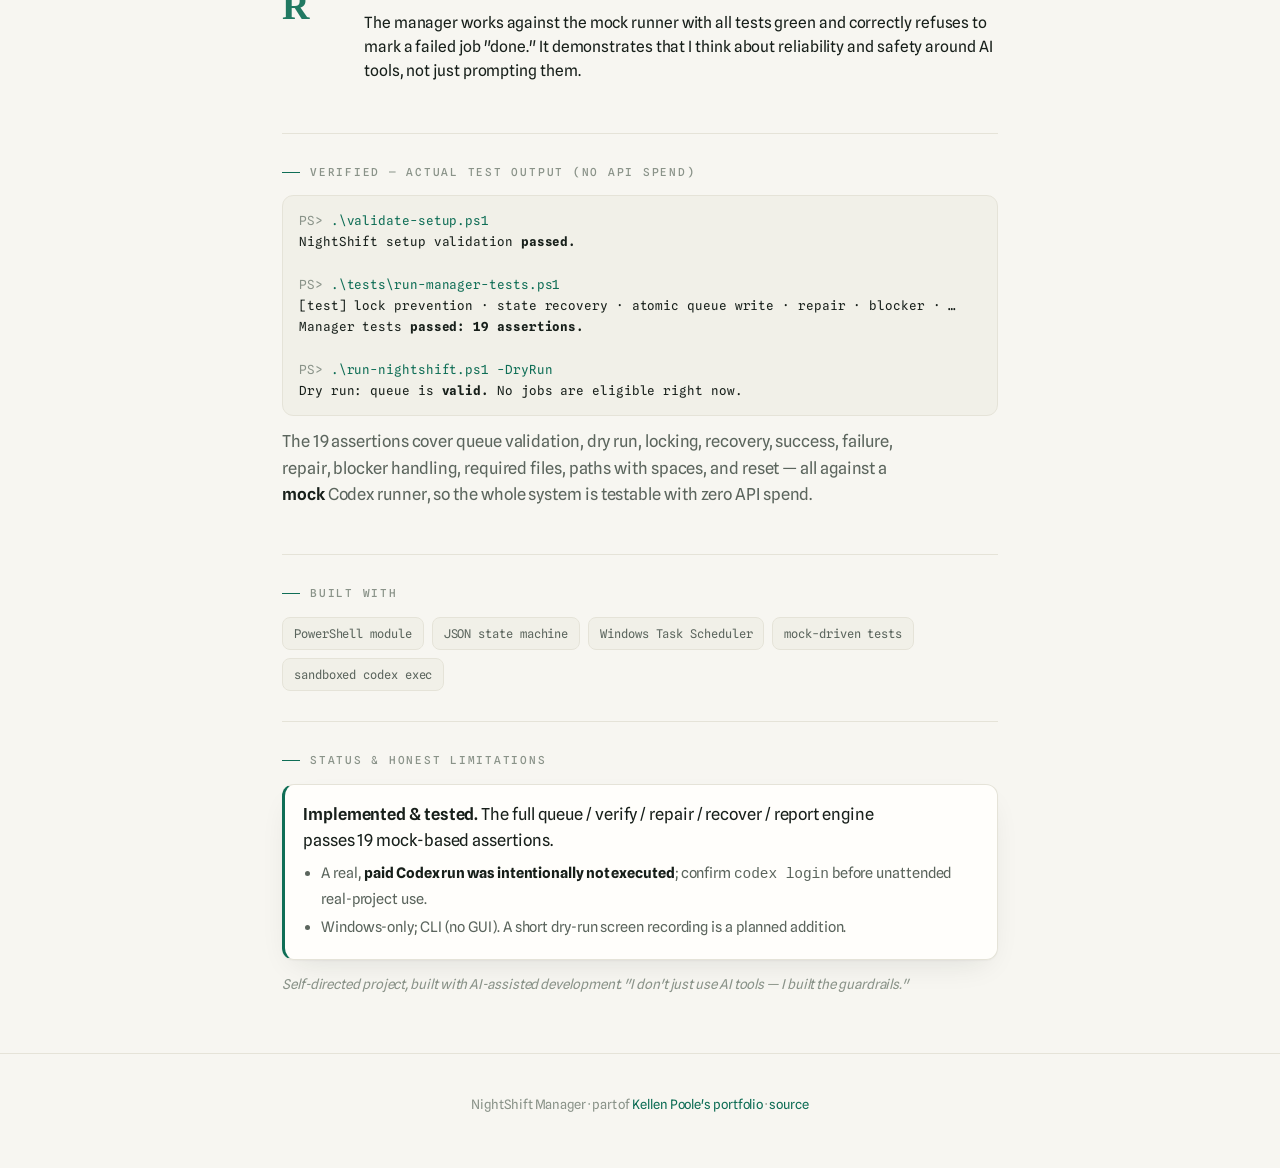
<file: nightshift-manager.html>
<!doctype html>
<html lang="en">
<head>
<meta charset="utf-8">
<meta name="viewport" content="width=device-width, initial-scale=1">
<meta name="theme-color" content="#0f6e56">
<title>NightShift Manager — case study · Kellen Poole</title>
<meta name="description" content="A local queue runner that executes AI coding jobs unattended and only marks them done when output is objectively verified. Problem, build, STAR, verified output.">
<link rel="preconnect" href="https://fonts.googleapis.com"><link rel="preconnect" href="https://fonts.gstatic.com" crossorigin>
<link href="https://fonts.googleapis.com/css2?family=Fraunces:opsz,wght@9..144,400;9..144,600&family=Spline+Sans:wght@400;500;600&family=Spline+Sans+Mono:wght@400;500&display=swap" rel="stylesheet">
<link rel="stylesheet" href="styles.css">
</head>
<body>
<div class="topbar"><div class="row">
  <a class="brand" href="/">Kellen <b>Poole</b></a>
  <a class="back" href="/">← All projects</a>
</div></div>

<div class="wrap">
  <header class="hero">
    <p class="eyebrow reveal">Automation · agentic workflow · reliability</p>
    <h1 class="reveal">NightShift Manager</h1>
    <p class="lede reveal">A local queue runner that executes AI coding jobs <b>unattended</b> and only marks one "done" when its output is <b>objectively verified</b> — the guardrails around an autonomous agent.</p>
    <div class="reveal"><span class="status"><span class="dot"></span> Verified · 19/19 test assertions pass</span></div>
    <p class="started reveal"><b>Started</b> June 2026 · self-directed</p>
    <div class="actions reveal">
      <a class="btn btn-primary" href="#verified">See it verified <span class="arr">↓</span></a>
      <a class="btn btn-ghost" href="https://github.com/Thrashable/nightshift-manager" target="_blank" rel="noopener">Source code ↗</a>
    </div>
  </header>

  <section>
    <p class="label">The problem</p>
    <p class="prose">Letting an AI coding agent run unattended is risky: a process can exit "successfully" while <b>producing nothing useful</b>, and you can burn hours and API credits with no guardrails. NightShift treats <i>"the process exited"</i> as not good enough.</p>
  </section>

  <section>
    <p class="label">How it works — queue → verify → repair → done</p>
    <ol class="steps">
      <li><b>Run one job at a time</b> in a constrained sandbox (<code>codex exec --sandbox workspace-write --ask-for-approval never</code>).</li>
      <li><b>The completion contract:</b> a job passes only when a verification <i>command</i> succeeds <b>and</b> the <i>required files</i> it should have produced actually exist.</li>
      <li><b>On failure, bounded repair passes.</b> A human-only blocker (e.g. missing credentials) is marked <b>blocked</b>, not failed. Locking, crash recovery, atomic writes, and reports throughout.</li>
    </ol>
  </section>

  <section>
    <p class="label">The story · STAR</p>
    <div class="star">
      <div class="star-row"><div class="glyph">S</div><div><p class="k">Situation</p><p class="t">I was using an AI coding agent for unattended work and realized I couldn't trust "the process finished" as proof it actually did the job — it's easy to wake up to wasted time and credits.</p></div></div>
      <div class="star-row"><div class="glyph">T</div><div><p class="k">Task</p><p class="t">Build a local manager that runs AI coding jobs overnight but only marks them done when the output is objectively verified, and fails safely otherwise.</p></div></div>
      <div class="star-row"><div class="glyph">A</div><div><p class="k">Action</p><p class="t">Built a PowerShell queue that runs one job at a time in a constrained sandbox. The key decision was the completion contract: a job passes only if a verification command succeeds <b>and</b> the required files exist. On failure it runs bounded repair passes; human-only blockers are marked blocked, not failed. I added locking, recovery, scheduling, and reporting, and — to avoid spending real credits testing — wrote a mock runner and a fixture suite with 19 passing assertions.</p></div></div>
      <div class="star-row"><div class="glyph">R</div><div><p class="k">Result</p><p class="t">The manager works against the mock runner with all tests green and correctly refuses to mark a failed job "done." It demonstrates that I think about reliability and safety around AI tools, not just prompting them.</p></div></div>
    </div>
  </section>

  <section id="verified">
    <p class="label">Verified — actual test output (no API spend)</p>
    <div class="term">
<span class="m">PS&gt;</span> <span class="g">.\validate-setup.ps1</span><br>NightShift setup validation <b>passed.</b><br><br>
<span class="m">PS&gt;</span> <span class="g">.\tests\run-manager-tests.ps1</span><br>[test] lock prevention · state recovery · atomic queue write · repair · blocker · …<br>Manager tests <b>passed: 19 assertions.</b><br><br>
<span class="m">PS&gt;</span> <span class="g">.\run-nightshift.ps1 -DryRun</span><br>Dry run: queue is <b>valid.</b> No jobs are eligible right now.</div>
    <p class="prose muted" style="margin-top:12px">The 19 assertions cover queue validation, dry run, locking, recovery, success, failure, repair, blocker handling, required files, paths with spaces, and reset — all against a <b>mock</b> Codex runner, so the whole system is testable with zero API spend.</p>
  </section>

  <section>
    <p class="label">Built with</p>
    <div class="pills"><span class="pill">PowerShell module</span><span class="pill">JSON state machine</span><span class="pill">Windows Task Scheduler</span><span class="pill">mock-driven tests</span><span class="pill">sandboxed codex exec</span></div>
  </section>

  <section>
    <p class="label">Status &amp; honest limitations</p>
    <div class="callout">
      <p class="prose" style="margin:0"><b>Implemented &amp; tested.</b> The full queue / verify / repair / recover / report engine passes 19 mock-based assertions.</p>
      <ul>
        <li>A real, <b>paid Codex run was intentionally not executed</b>; confirm <code>codex login</code> before unattended real-project use.</li>
        <li>Windows-only; CLI (no GUI). A short dry-run screen recording is a planned addition.</li>
      </ul>
    </div>
    <p class="honest" style="margin-top:14px">Self-directed project, built with AI-assisted development. <i>"I don't just use AI tools — I built the guardrails."</i></p>
  </section>
</div>

<footer><div class="wrap">NightShift Manager · part of <a href="/">Kellen Poole's portfolio</a> · <a href="https://github.com/Thrashable/nightshift-manager" target="_blank" rel="noopener">source</a></div></footer>
</body>
</html>
</file>
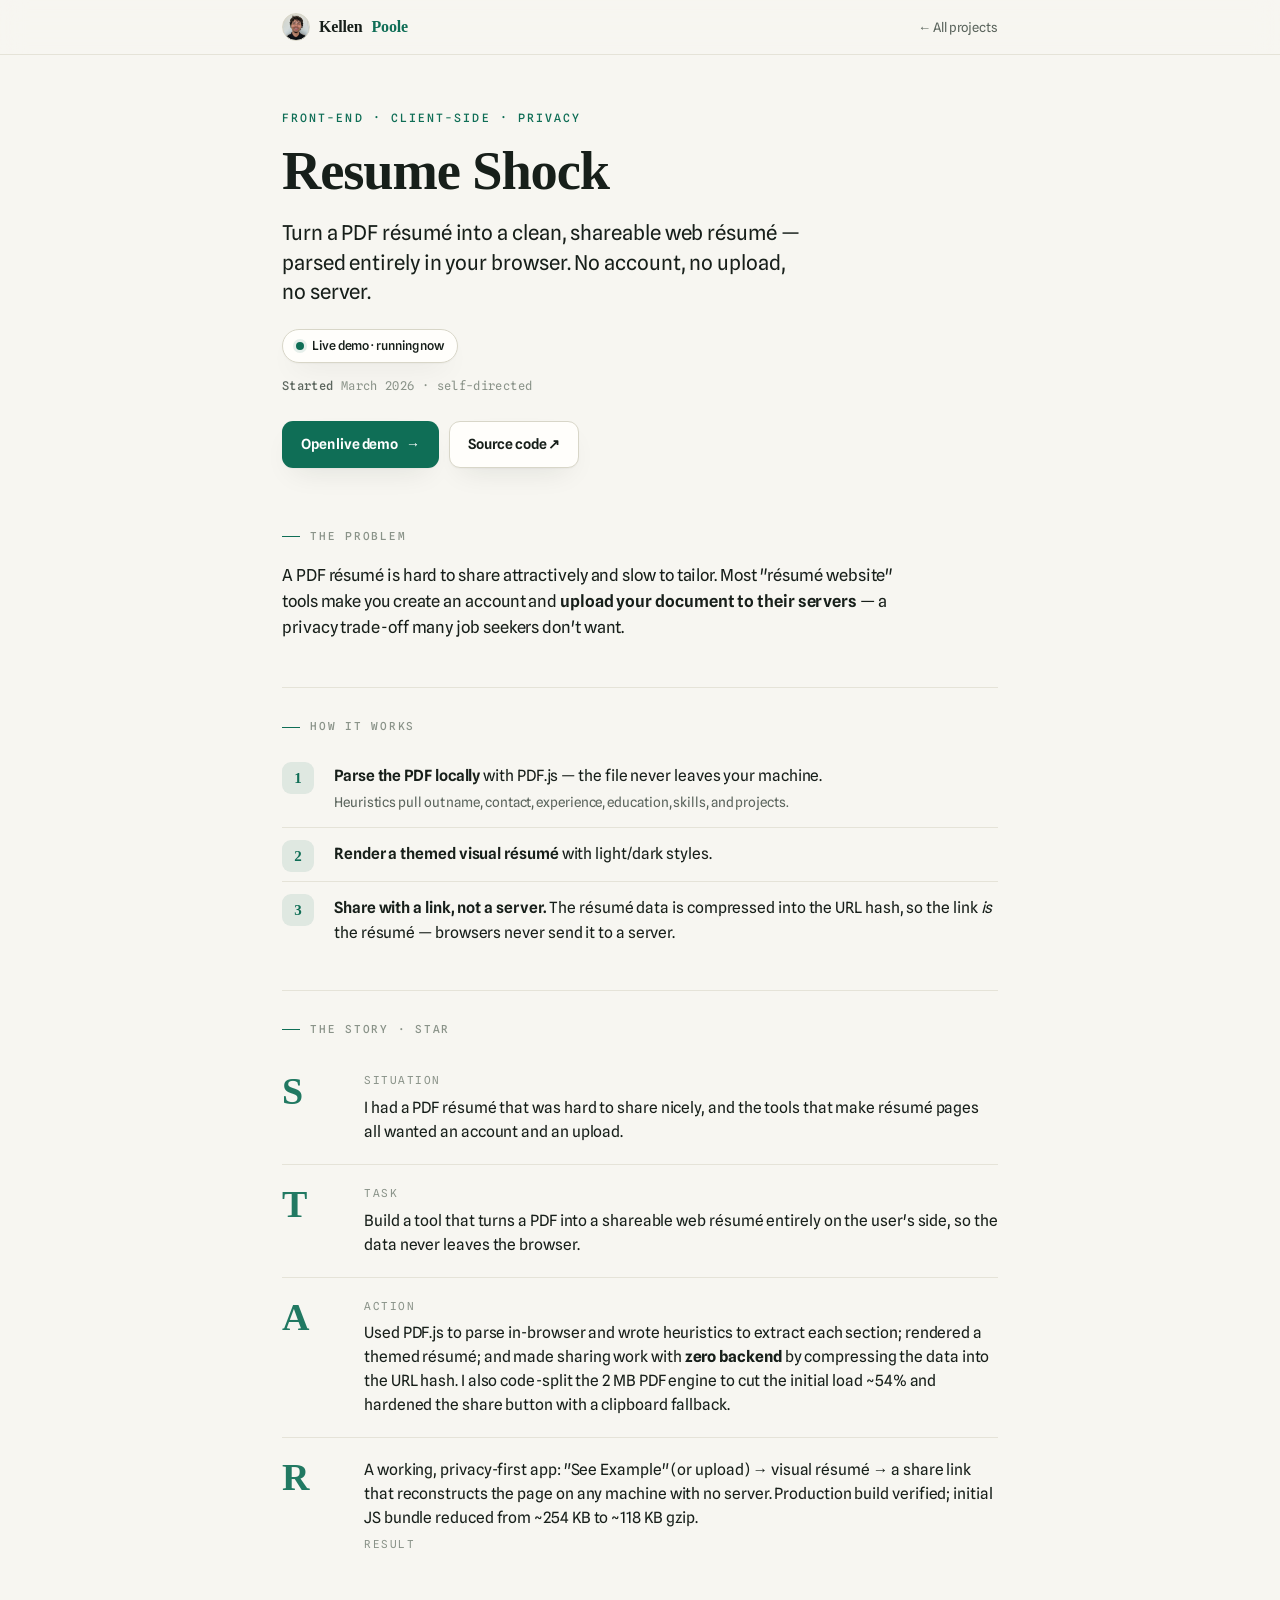
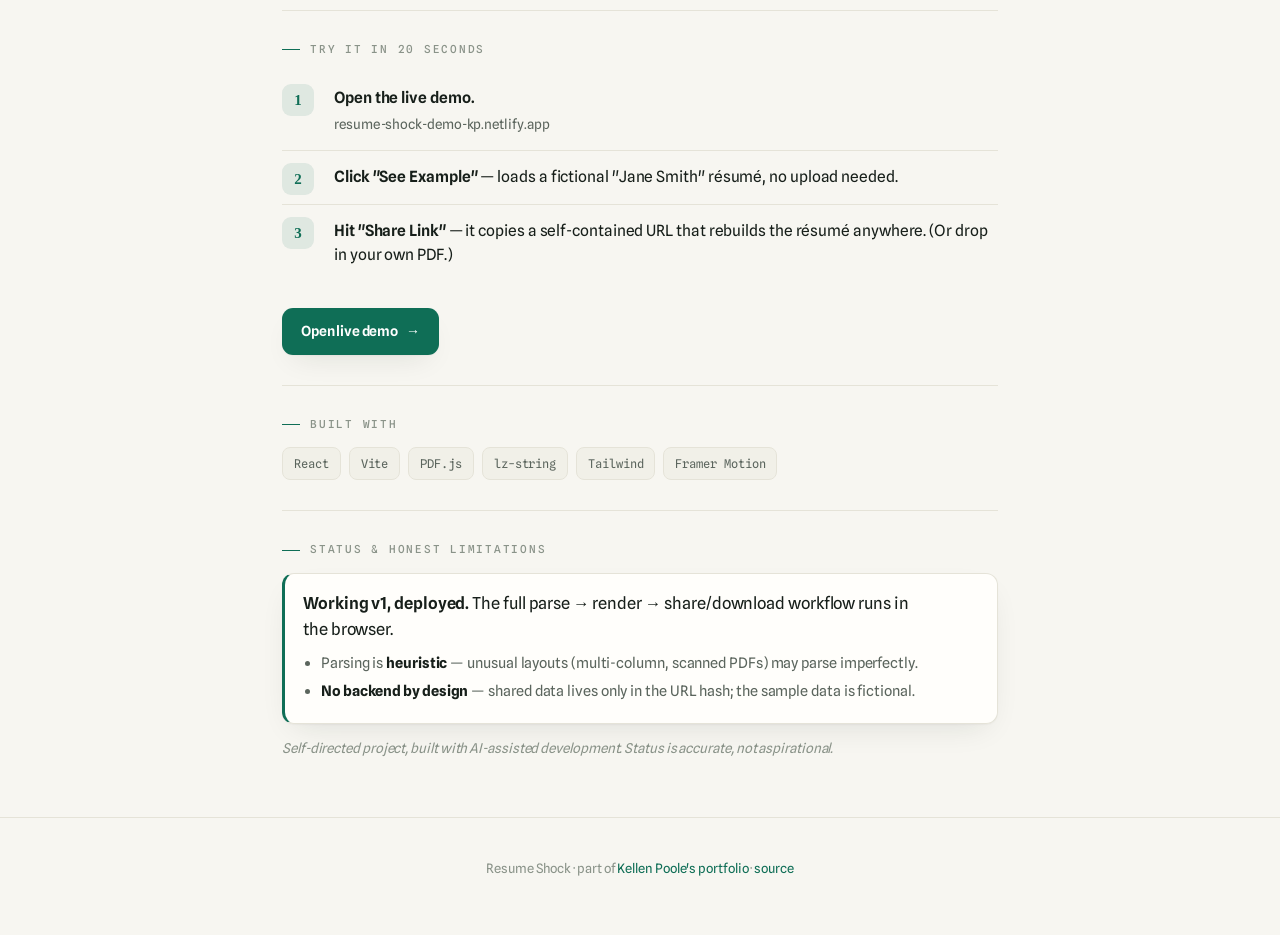
<file: resume-shock.html>
<!doctype html>
<html lang="en">
<head>
<meta charset="utf-8">
<meta name="viewport" content="width=device-width, initial-scale=1">
<meta name="theme-color" content="#0f6e56">
<title>Resume Shock — case study · Kellen Poole</title>
<meta name="description" content="A privacy-first tool that turns a PDF résumé into a shareable web résumé, parsed entirely in the browser. Problem, build, STAR, and how to try it.">
<link rel="preconnect" href="https://fonts.googleapis.com"><link rel="preconnect" href="https://fonts.gstatic.com" crossorigin>
<link href="https://fonts.googleapis.com/css2?family=Fraunces:opsz,wght@9..144,400;9..144,600&family=Spline+Sans:wght@400;500;600&family=Spline+Sans+Mono:wght@400;500&display=swap" rel="stylesheet">
<link rel="stylesheet" href="styles.css">
</head>
<body>
<div class="topbar"><div class="row">
  <a class="brand" href="/">Kellen <b>Poole</b></a>
  <a class="back" href="/">← All projects</a>
</div></div>

<div class="wrap">
  <header class="hero">
    <p class="eyebrow reveal">Front-end · client-side · privacy</p>
    <h1 class="reveal">Resume Shock</h1>
    <p class="lede reveal">Turn a PDF résumé into a clean, shareable web résumé — parsed entirely in your browser. No account, no upload, no server.</p>
    <div class="reveal"><span class="status"><span class="dot"></span> Live demo · running now</span></div>
    <p class="started reveal"><b>Started</b> March 2026 · self-directed</p>
    <div class="actions reveal">
      <a class="btn btn-primary" href="https://resume-shock-demo-kp.netlify.app" target="_blank" rel="noopener">Open live demo <span class="arr">→</span></a>
      <a class="btn btn-ghost" href="https://github.com/Thrashable/resume-shock" target="_blank" rel="noopener">Source code ↗</a>
    </div>
  </header>

  <section>
    <p class="label">The problem</p>
    <p class="prose">A PDF résumé is hard to share attractively and slow to tailor. Most "résumé website" tools make you create an account and <b>upload your document to their servers</b> — a privacy trade-off many job seekers don't want.</p>
  </section>

  <section>
    <p class="label">How it works</p>
    <ol class="steps">
      <li><b>Parse the PDF locally</b> with PDF.js — the file never leaves your machine.<span class="sub">Heuristics pull out name, contact, experience, education, skills, and projects.</span></li>
      <li><b>Render a themed visual résumé</b> with light/dark styles.</li>
      <li><b>Share with a link, not a server.</b> The résumé data is compressed into the URL hash, so the link <i>is</i> the résumé — browsers never send it to a server.</li>
    </ol>
  </section>

  <section>
    <p class="label">The story · STAR</p>
    <div class="star">
      <div class="star-row"><div class="glyph">S</div><div><p class="k">Situation</p><p class="t">I had a PDF résumé that was hard to share nicely, and the tools that make résumé pages all wanted an account and an upload.</p></div></div>
      <div class="star-row"><div class="glyph">T</div><div><p class="k">Task</p><p class="t">Build a tool that turns a PDF into a shareable web résumé entirely on the user's side, so the data never leaves the browser.</p></div></div>
      <div class="star-row"><div class="glyph">A</div><div><p class="k">Action</p><p class="t">Used PDF.js to parse in-browser and wrote heuristics to extract each section; rendered a themed résumé; and made sharing work with <b>zero backend</b> by compressing the data into the URL hash. I also code-split the 2 MB PDF engine to cut the initial load ~54% and hardened the share button with a clipboard fallback.</p></div></div>
      <div class="star-row"><div class="glyph">R</div><div><p class="t">A working, privacy-first app: "See Example" (or upload) → visual résumé → a share link that reconstructs the page on any machine with no server. Production build verified; initial JS bundle reduced from ~254&nbsp;KB to ~118&nbsp;KB gzip.</p><p class="k" style="margin-top:6px">Result</p></div></div>
    </div>
  </section>

  <section>
    <p class="label">Try it in 20 seconds</p>
    <ol class="steps">
      <li><b>Open the live demo.</b><span class="sub">resume-shock-demo-kp.netlify.app</span></li>
      <li><b>Click "See Example"</b> — loads a fictional "Jane Smith" résumé, no upload needed.</li>
      <li><b>Hit "Share Link"</b> — it copies a self-contained URL that rebuilds the résumé anywhere. (Or drop in your own PDF.)</li>
    </ol>
    <div class="actions"><a class="btn btn-primary" href="https://resume-shock-demo-kp.netlify.app" target="_blank" rel="noopener">Open live demo <span class="arr">→</span></a></div>
  </section>

  <section>
    <p class="label">Built with</p>
    <div class="pills"><span class="pill">React</span><span class="pill">Vite</span><span class="pill">PDF.js</span><span class="pill">lz-string</span><span class="pill">Tailwind</span><span class="pill">Framer Motion</span></div>
  </section>

  <section>
    <p class="label">Status &amp; honest limitations</p>
    <div class="callout">
      <p class="prose" style="margin:0"><b>Working v1, deployed.</b> The full parse → render → share/download workflow runs in the browser.</p>
      <ul>
        <li>Parsing is <b>heuristic</b> — unusual layouts (multi-column, scanned PDFs) may parse imperfectly.</li>
        <li><b>No backend by design</b> — shared data lives only in the URL hash; the sample data is fictional.</li>
      </ul>
    </div>
    <p class="honest" style="margin-top:14px">Self-directed project, built with AI-assisted development. Status is accurate, not aspirational.</p>
  </section>
</div>

<footer><div class="wrap">Resume Shock · part of <a href="/">Kellen Poole's portfolio</a> · <a href="https://github.com/Thrashable/resume-shock" target="_blank" rel="noopener">source</a></div></footer>
</body>
</html>
</file>
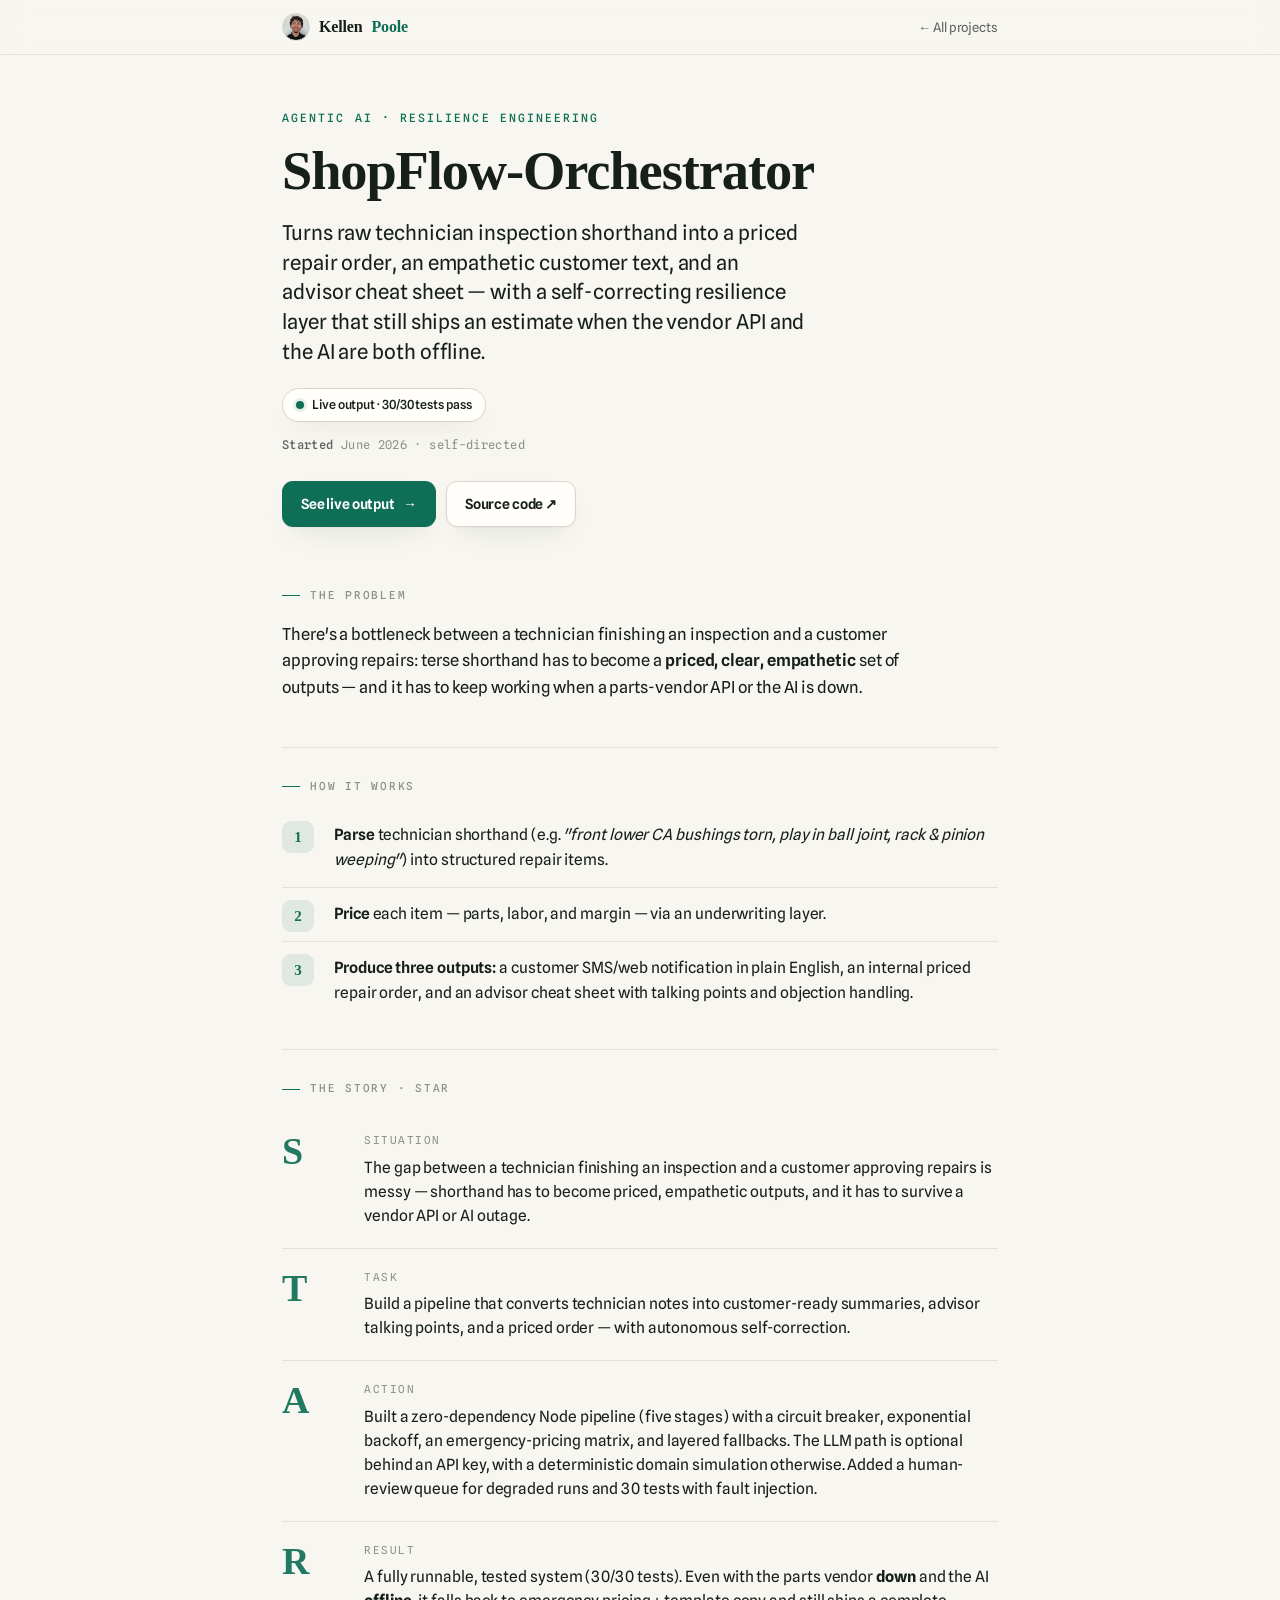
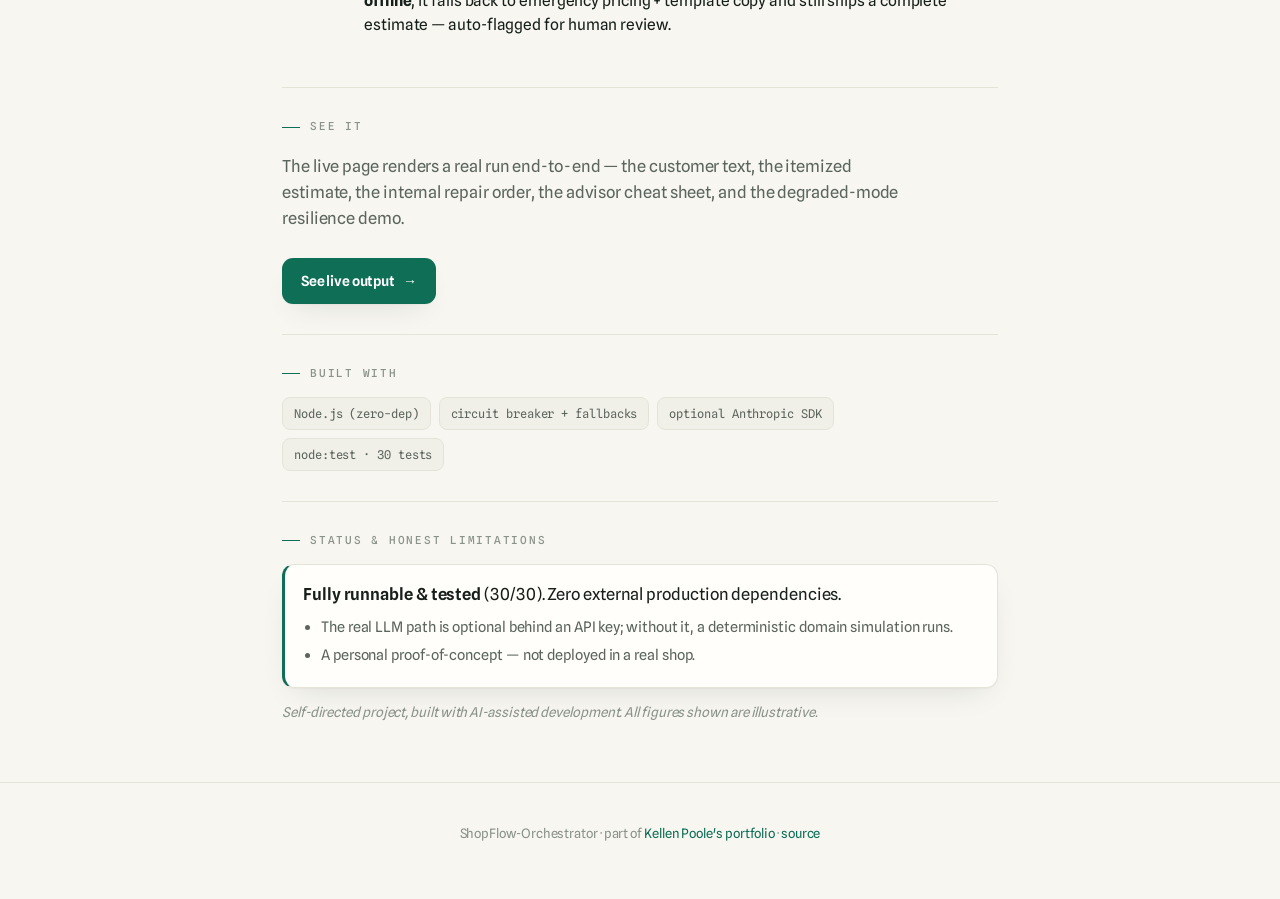
<file: shopflow.html>
<!doctype html>
<html lang="en">
<head>
<meta charset="utf-8">
<meta name="viewport" content="width=device-width, initial-scale=1">
<meta name="theme-color" content="#0f6e56">
<title>ShopFlow-Orchestrator — case study · Kellen Poole</title>
<meta name="description" content="A resilient AI pipeline turning technician notes into priced repair orders + customer messaging, with self-correcting fallbacks. Problem, build, STAR, live output.">
<link rel="preconnect" href="https://fonts.googleapis.com"><link rel="preconnect" href="https://fonts.gstatic.com" crossorigin>
<link href="https://fonts.googleapis.com/css2?family=Fraunces:opsz,wght@9..144,400;9..144,600&family=Spline+Sans:wght@400;500;600&family=Spline+Sans+Mono:wght@400;500&display=swap" rel="stylesheet">
<link rel="stylesheet" href="styles.css">
</head>
<body>
<div class="topbar"><div class="row">
  <a class="brand" href="/">Kellen <b>Poole</b></a>
  <a class="back" href="/">← All projects</a>
</div></div>

<div class="wrap">
  <header class="hero">
    <p class="eyebrow reveal">Agentic AI · resilience engineering</p>
    <h1 class="reveal">ShopFlow-Orchestrator</h1>
    <p class="lede reveal">Turns raw technician inspection shorthand into a priced repair order, an empathetic customer text, and an advisor cheat sheet — with a self-correcting resilience layer that still ships an estimate when the vendor API and the AI are both offline.</p>
    <div class="reveal"><span class="status"><span class="dot"></span> Live output · 30/30 tests pass</span></div>
    <p class="started reveal"><b>Started</b> June 2026 · self-directed</p>
    <div class="actions reveal">
      <a class="btn btn-primary" href="https://shopflow-orchestrator-kp.netlify.app" target="_blank" rel="noopener">See live output <span class="arr">→</span></a>
      <a class="btn btn-ghost" href="https://github.com/Thrashable/shopflow-orchestrator" target="_blank" rel="noopener">Source code ↗</a>
    </div>
  </header>

  <section>
    <p class="label">The problem</p>
    <p class="prose">There's a bottleneck between a technician finishing an inspection and a customer approving repairs: terse shorthand has to become a <b>priced, clear, empathetic</b> set of outputs — and it has to keep working when a parts-vendor API or the AI is down.</p>
  </section>

  <section>
    <p class="label">How it works</p>
    <ol class="steps">
      <li><b>Parse</b> technician shorthand (e.g. <i>"front lower CA bushings torn, play in ball joint, rack &amp; pinion weeping"</i>) into structured repair items.</li>
      <li><b>Price</b> each item — parts, labor, and margin — via an underwriting layer.</li>
      <li><b>Produce three outputs:</b> a customer SMS/web notification in plain English, an internal priced repair order, and an advisor cheat sheet with talking points and objection handling.</li>
    </ol>
  </section>

  <section>
    <p class="label">The story · STAR</p>
    <div class="star">
      <div class="star-row"><div class="glyph">S</div><div><p class="k">Situation</p><p class="t">The gap between a technician finishing an inspection and a customer approving repairs is messy — shorthand has to become priced, empathetic outputs, and it has to survive a vendor API or AI outage.</p></div></div>
      <div class="star-row"><div class="glyph">T</div><div><p class="k">Task</p><p class="t">Build a pipeline that converts technician notes into customer-ready summaries, advisor talking points, and a priced order — with autonomous self-correction.</p></div></div>
      <div class="star-row"><div class="glyph">A</div><div><p class="k">Action</p><p class="t">Built a zero-dependency Node pipeline (five stages) with a circuit breaker, exponential backoff, an emergency-pricing matrix, and layered fallbacks. The LLM path is optional behind an API key, with a deterministic domain simulation otherwise. Added a human-review queue for degraded runs and 30 tests with fault injection.</p></div></div>
      <div class="star-row"><div class="glyph">R</div><div><p class="k">Result</p><p class="t">A fully runnable, tested system (30/30 tests). Even with the parts vendor <b>down</b> and the AI <b>offline</b>, it falls back to emergency pricing + template copy and still ships a complete estimate — auto-flagged for human review.</p></div></div>
    </div>
  </section>

  <section>
    <p class="label">See it</p>
    <p class="prose muted" style="margin-bottom:12px">The live page renders a real run end-to-end — the customer text, the itemized estimate, the internal repair order, the advisor cheat sheet, and the degraded-mode resilience demo.</p>
    <div class="actions"><a class="btn btn-primary" href="https://shopflow-orchestrator-kp.netlify.app" target="_blank" rel="noopener">See live output <span class="arr">→</span></a></div>
  </section>

  <section>
    <p class="label">Built with</p>
    <div class="pills"><span class="pill">Node.js (zero-dep)</span><span class="pill">circuit breaker + fallbacks</span><span class="pill">optional Anthropic SDK</span><span class="pill">node:test · 30 tests</span></div>
  </section>

  <section>
    <p class="label">Status &amp; honest limitations</p>
    <div class="callout">
      <p class="prose" style="margin:0"><b>Fully runnable &amp; tested</b> (30/30). Zero external production dependencies.</p>
      <ul>
        <li>The real LLM path is optional behind an API key; without it, a deterministic domain simulation runs.</li>
        <li>A personal proof-of-concept — not deployed in a real shop.</li>
      </ul>
    </div>
    <p class="honest" style="margin-top:14px">Self-directed project, built with AI-assisted development. All figures shown are illustrative.</p>
  </section>
</div>

<footer><div class="wrap">ShopFlow-Orchestrator · part of <a href="/">Kellen Poole's portfolio</a> · <a href="https://github.com/Thrashable/shopflow-orchestrator" target="_blank" rel="noopener">source</a></div></footer>
</body>
</html>
</file>
<file: styles.css>
/* ============================================================
   Kellen Poole — Portfolio design system
   Aesthetic: "editorial-tech" — warm paper / deep forest,
   Source Serif 4 (display serif) + Spline Sans (grotesque body).
   ============================================================ */

:root{
  --bg:#f7f6f1;            /* warm paper */
  --bg-tint:#efeee6;
  --surface:#fffefb;
  --surface-2:#f1f0e8;
  --line:#e5e3d8;
  --line-strong:#d8d6c8;
  --ink:#171f1a;
  --muted:#5b655d;
  --faint:#8a9389;
  --accent:#0f6e56;       /* deep forest green */
  --accent-ink:#0b5945;
  --accent-soft:rgba(15,110,86,.10);
  --gold:#9a6b12;
  --crit:#b42318;
  --shadow:0 1px 2px rgba(20,30,24,.04), 0 12px 30px -12px rgba(20,30,24,.12);
  --shadow-lift:0 2px 4px rgba(20,30,24,.05), 0 24px 48px -18px rgba(20,30,24,.22);
  --maxw:760px;
}
@media (prefers-color-scheme: dark){
  :root{
    --bg:#0f1310; --bg-tint:#141813; --surface:#171c15; --surface-2:#1f251c;
    --line:#2a3127; --line-strong:#384132; --ink:#edf1e9; --muted:#9aa597; --faint:#6f7a6c;
    --accent:#67d6ab; --accent-ink:#8fe4c2; --accent-soft:rgba(103,214,171,.12);
    --gold:#e2b15f; --crit:#f0a99f;
    --shadow:0 1px 2px rgba(0,0,0,.3), 0 14px 34px -14px rgba(0,0,0,.5);
    --shadow-lift:0 2px 6px rgba(0,0,0,.35), 0 26px 56px -18px rgba(0,0,0,.6);
  }
}

*{box-sizing:border-box}
html{scroll-behavior:smooth}
body{
  margin:0; background:var(--bg); color:var(--ink);
  font-family:"Spline Sans",-apple-system,BlinkMacSystemFont,"Segoe UI",sans-serif;
  font-size:16px; line-height:1.6; letter-spacing:-.005em;
  -webkit-font-smoothing:antialiased; text-rendering:optimizeLegibility;
}
/* subtle paper grain for warmth */
body::before{
  content:""; position:fixed; inset:0; z-index:-1; pointer-events:none; opacity:.5;
  background-image:radial-gradient(var(--line) .5px, transparent .5px);
  background-size:22px 22px; -webkit-mask-image:linear-gradient(180deg,rgba(0,0,0,.5),transparent 70%);
  mask-image:linear-gradient(180deg,rgba(0,0,0,.5),transparent 70%);
}
::selection{background:var(--accent-soft); color:var(--accent-ink)}
a{color:inherit; text-decoration:none}

.wrap{max-width:var(--maxw); margin:0 auto; padding:0 22px}

/* ---------- top bar ---------- */
.topbar{
  position:sticky; top:0; z-index:40; backdrop-filter:saturate(140%) blur(12px);
  background:color-mix(in srgb, var(--bg) 82%, transparent);
  border-bottom:1px solid var(--line);
}
.topbar .row{max-width:var(--maxw); margin:0 auto; padding:13px 22px; display:flex; align-items:center; justify-content:space-between; gap:12px}
.topbar .brand{display:inline-flex; align-items:center; gap:9px; font-family:"Source Serif 4",Georgia,serif; font-weight:600; font-size:16px; letter-spacing:-.01em}
.topbar .brand::before{content:""; width:26px; height:26px; border-radius:50%; background:url(/kellen.jpg) center/cover, var(--surface-2); border:1px solid var(--line-strong); flex-shrink:0}
.topbar .brand b{color:var(--accent)}
.topbar .back{font-size:13px; color:var(--muted); display:inline-flex; align-items:center; gap:6px; transition:color .2s}
.topbar .back:hover{color:var(--accent)}

/* ---------- hero ---------- */
.hero{padding:54px 0 30px}
.hero-ava{width:106px; height:106px; border-radius:50%; object-fit:cover; display:block; margin:0 0 26px; background:var(--surface-2); border:3px solid var(--surface); box-shadow:0 0 0 1.5px var(--accent), 0 18px 36px -16px rgba(20,30,24,.4)}
@media(max-width:520px){ .hero-ava{width:88px; height:88px} }
.eyebrow{font-family:"Spline Sans Mono",ui-monospace,monospace; font-size:11.5px; font-weight:500; letter-spacing:.18em; text-transform:uppercase; color:var(--accent); margin:0 0 16px}
h1{font-family:"Source Serif 4",Georgia,serif; font-weight:600; font-size:clamp(2.1rem,6vw,3.4rem); line-height:1.04; letter-spacing:-.02em; margin:0; font-optical-sizing:auto; font-variant-ligatures:none}
.lede{font-size:clamp(1.05rem,2.4vw,1.28rem); color:var(--muted); margin:18px 0 0; max-width:34ch; line-height:1.45}
.hero .lede{max-width:44ch; color:var(--ink)}

.status{display:inline-flex; align-items:center; gap:8px; margin:22px 0 0; padding:6px 13px; border-radius:999px; border:1px solid var(--line-strong); background:var(--surface); font-size:12.5px; font-weight:500; box-shadow:var(--shadow)}
.status .dot{width:8px; height:8px; border-radius:50%; background:var(--accent); box-shadow:0 0 0 3px var(--accent-soft)}
.status.amber .dot{background:var(--gold); box-shadow:0 0 0 3px rgba(154,107,18,.14)}
.started{font-family:"Spline Sans Mono",monospace; font-size:12px; color:var(--faint); letter-spacing:.03em; margin:13px 0 0}
.started b{color:var(--muted); font-weight:500}
.proj-date{font-family:"Spline Sans Mono",monospace; font-size:11px; color:var(--faint); letter-spacing:.03em; white-space:nowrap; flex-shrink:0; padding-top:4px}

.actions{display:flex; flex-wrap:wrap; gap:10px; margin:26px 0 0}
.btn{display:inline-flex; align-items:center; gap:8px; padding:11px 18px; border-radius:11px; font-size:14px; font-weight:600; letter-spacing:-.01em; transition:transform .15s ease, box-shadow .2s ease, background .2s; cursor:pointer; border:1px solid transparent}
.btn .arr{transition:transform .2s}
.btn:hover .arr{transform:translateX(3px)}
.btn-primary{background:var(--accent); color:#fff; box-shadow:var(--shadow)}
.btn-primary:hover{transform:translateY(-2px); box-shadow:var(--shadow-lift)}
@media (prefers-color-scheme: dark){ .btn-primary{color:#06140e} }
.btn-ghost{background:var(--surface); color:var(--ink); border-color:var(--line-strong); box-shadow:var(--shadow)}
.btn-ghost:hover{transform:translateY(-2px); box-shadow:var(--shadow-lift); border-color:var(--accent)}

/* ---------- sections ---------- */
section{padding:30px 0; border-top:1px solid var(--line)}
section:first-of-type{border-top:none}
.label{font-family:"Spline Sans Mono",ui-monospace,monospace; font-size:11px; font-weight:500; letter-spacing:.16em; text-transform:uppercase; color:var(--faint); margin:0 0 14px; display:flex; align-items:center; gap:10px}
.label::before{content:""; width:18px; height:1px; background:var(--accent); display:inline-block}
h2{font-family:"Source Serif 4",Georgia,serif; font-weight:600; font-size:clamp(1.35rem,3.4vw,1.85rem); letter-spacing:-.015em; margin:0 0 14px; line-height:1.15}
.prose{font-size:16.5px; color:var(--ink); max-width:62ch}
.prose.muted{color:var(--muted)}
.prose b, .prose strong{color:var(--ink); font-weight:600}
.prose + .prose{margin-top:12px}

/* numbered "how it works" / "how to" steps */
.steps{counter-reset:s; margin:6px 0 0; padding:0; list-style:none}
.steps li{counter-increment:s; position:relative; padding:14px 0 14px 52px; border-top:1px solid var(--line); font-size:15.5px}
.steps li:first-child{border-top:none}
.steps li::before{content:counter(s); position:absolute; left:0; top:12px; width:32px; height:32px; border-radius:9px; background:var(--accent-soft); color:var(--accent); font-family:"Source Serif 4",Georgia,serif; font-weight:600; font-size:15px; display:flex; align-items:center; justify-content:center}
.steps li b{font-weight:600}
.steps li .sub{display:block; color:var(--muted); font-size:13.5px; margin-top:3px}

/* feature cards */
.cards{display:grid; grid-template-columns:1fr 1fr; gap:12px; margin-top:4px}
@media(max-width:600px){ .cards{grid-template-columns:1fr} }
.card{background:var(--surface); border:1px solid var(--line); border-radius:14px; padding:16px 17px; box-shadow:var(--shadow); transition:transform .15s, box-shadow .2s, border-color .2s}
.card:hover{transform:translateY(-2px); box-shadow:var(--shadow-lift); border-color:var(--line-strong)}
.card h3{font-family:"Spline Sans",sans-serif; font-weight:600; font-size:15px; margin:0 0 5px; letter-spacing:-.01em}
.card p{margin:0; font-size:13.7px; color:var(--muted); line-height:1.5}
.card .tick{color:var(--accent); font-weight:700}

/* STAR — the signature treatment */
.star{display:flex; flex-direction:column; gap:0}
.star-row{display:grid; grid-template-columns:64px 1fr; gap:18px; padding:20px 0; border-top:1px solid var(--line)}
.star-row:first-child{border-top:none}
.star-row .glyph{font-family:"Source Serif 4",Georgia,serif; font-weight:600; font-size:38px; line-height:1; color:var(--accent); opacity:.92}
.star-row .k{font-family:"Spline Sans Mono",monospace; font-size:11px; letter-spacing:.14em; text-transform:uppercase; color:var(--faint); margin:0 0 6px}
.star-row .t{font-size:15.5px; color:var(--ink); margin:0; line-height:1.55}
@media(max-width:520px){ .star-row{grid-template-columns:44px 1fr; gap:14px} .star-row .glyph{font-size:30px} }

/* tech pills */
.pills{display:flex; flex-wrap:wrap; gap:8px; margin-top:2px}
.pill{font-family:"Spline Sans Mono",monospace; font-size:12px; padding:6px 11px; border-radius:8px; background:var(--surface-2); color:var(--muted); border:1px solid var(--line)}

/* callout (status / limitations) */
.callout{background:var(--surface); border:1px solid var(--line); border-left:3px solid var(--accent); border-radius:12px; padding:16px 18px; box-shadow:var(--shadow)}
.callout.amber{border-left-color:var(--gold)}
.callout ul{margin:8px 0 0; padding-left:18px}
.callout li{font-size:14.5px; margin:5px 0; color:var(--muted)}
.callout li b{color:var(--ink)}

/* honesty line */
.honest{font-size:13.5px; color:var(--faint); font-style:italic}

/* mono output block (for shopflow/nightshift) */
.term{font-family:"Spline Sans Mono",monospace; font-size:12.5px; background:var(--surface-2); border:1px solid var(--line); border-radius:11px; padding:14px 16px; color:var(--ink); overflow-x:auto; line-height:1.7}
.term .g{color:var(--accent)} .term .m{color:var(--faint)}

/* screenshots / figures (case-study media) */
.shot{margin:16px 0 0; border:1px solid var(--line-strong); border-radius:14px; overflow:hidden; background:var(--surface-2); box-shadow:var(--shadow-lift)}
.shot img{display:block; width:100%; height:auto}
.shot figcaption{font-size:13px; color:var(--muted); padding:11px 15px; border-top:1px solid var(--line); background:var(--surface); line-height:1.45}
.shot + .shot{margin-top:14px}

footer{padding:40px 0 56px; border-top:1px solid var(--line); margin-top:14px; text-align:center; color:var(--faint); font-size:13px}
footer a{color:var(--accent)}

/* staggered load reveal */
@keyframes rise{from{opacity:0; transform:translateY(14px)} to{opacity:1; transform:none}}
.reveal{opacity:0; animation:rise .7s cubic-bezier(.22,1,.36,1) forwards}
.reveal:nth-child(1){animation-delay:.02s}.reveal:nth-child(2){animation-delay:.08s}
.reveal:nth-child(3){animation-delay:.14s}.reveal:nth-child(4){animation-delay:.2s}
.reveal:nth-child(5){animation-delay:.26s}.reveal:nth-child(6){animation-delay:.32s}
.reveal:nth-child(7){animation-delay:.38s}.reveal:nth-child(8){animation-delay:.44s}
@media (prefers-reduced-motion: reduce){ .reveal{opacity:1; animation:none} html{scroll-behavior:auto} .btn,.card{transition:none} }

/* ---------- hub-specific ---------- */
.hub-grid{display:flex; flex-direction:column; gap:14px; margin-top:6px}
.proj{display:block; background:var(--surface); border:1px solid var(--line); border-radius:16px; padding:20px 21px; box-shadow:var(--shadow); transition:transform .16s, box-shadow .22s, border-color .2s}
.proj:hover{transform:translateY(-3px); box-shadow:var(--shadow-lift); border-color:var(--line-strong)}
.proj-head{display:flex; align-items:baseline; justify-content:space-between; gap:12px}
.proj-name{font-family:"Source Serif 4",Georgia,serif; font-weight:600; font-size:21px; letter-spacing:-.01em; margin:0}
.proj-num{color:var(--faint); font-size:14px; font-family:"Spline Sans Mono",monospace}
.proj-prop{font-size:14.5px; color:var(--muted); margin:9px 0 0; line-height:1.5}
.proj-skill{font-family:"Spline Sans Mono",monospace; font-size:11.5px; color:var(--accent); margin:11px 0 0; letter-spacing:.02em}
.proj-actions{display:flex; flex-wrap:wrap; gap:8px; margin:15px 0 0}
.mini{font-size:13px; font-weight:600; padding:8px 14px; border-radius:9px; display:inline-flex; gap:6px; align-items:center; transition:transform .15s, background .2s, border-color .2s}
.mini-go{background:var(--accent); color:#fff} @media(prefers-color-scheme:dark){.mini-go{color:#06140e}}
.mini-go:hover{transform:translateY(-1px)}
.mini-out{background:var(--surface-2); color:var(--ink); border:1px solid var(--line)}
.mini-out:hover{border-color:var(--accent); color:var(--accent)}
</file>
